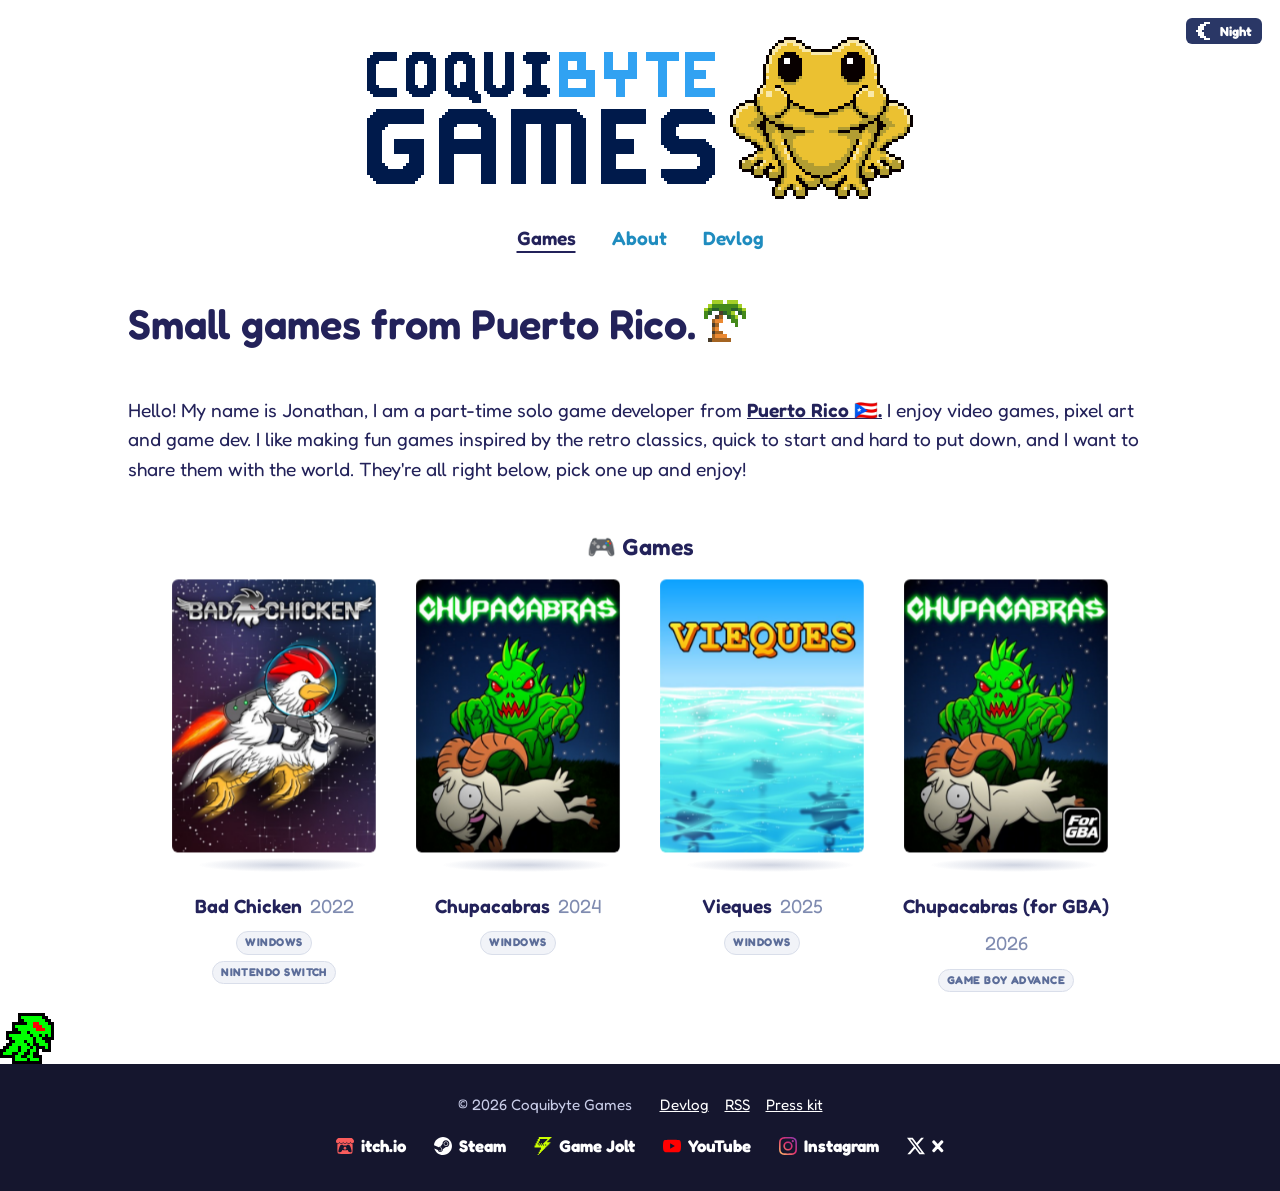
<file: index.html>
<!doctype html>
<html lang="en">
<head>
<title>Coquibyte Games</title>
<meta name="description" content="Fun pixel-art games inspired by the retro classics, quick to start and hard to put down: Bad Chicken on Steam and Switch, Chupacabras and Vieques free on itch.io. Pick one up and enjoy!">
<meta charset="utf-8">
<meta name="viewport" content="width=device-width,initial-scale=1,viewport-fit=cover">
<link rel="icon" type="image/png" href="img/favicon.png">
<!-- Link previews on social sites and chats (build.ps1 fills these from the page's title, description, path and image) -->
<meta property="og:site_name" content="Coquibyte Games">
<meta property="og:type" content="website">
<meta property="og:title" content="Coquibyte Games">
<meta property="og:description" content="Fun pixel-art games inspired by the retro classics, quick to start and hard to put down: Bad Chicken on Steam and Switch, Chupacabras and Vieques free on itch.io. Pick one up and enjoy!">
<link rel="canonical" href="https://coquibytegames.com/">
<meta property="og:url" content="https://coquibytegames.com/">
<meta property="og:image" content="https://coquibytegames.com/img/og-home.png">
<meta name="twitter:card" content="summary_large_image">
<meta name="twitter:site" content="@CoquiByteGames">
<link rel="alternate" type="application/rss+xml" title="Coquibyte Games devlog" href="feed.xml">
<link rel="stylesheet" href="css/style.css">
<script>
// Day or night, set before the page draws: the visitor's choice (the Day/Night button), otherwise their system's setting.
// The choice is kept in localStorage, so it holds across visits, and in window.name, which carries over to the next page
// in the same tab even where storage is blocked
function cbGet(key){
  try{var v=localStorage.getItem(key);if(v)return v;}catch(e){}
  var m=(window.name||"").match(new RegExp("(?:^|;)"+key+"=([a-z]+)"));
  return m?m[1]:null;
}
function cbSet(key,value){
  try{localStorage.setItem(key,value);}catch(e){}
  var parts=(window.name||"").split(";").filter(function(p){return p&&p.indexOf(key+"=")!==0;});
  parts.push(key+"="+value);
  window.name=parts.join(";");
}
(function(){
  var mode=cbGet("cb-mode"),system=window.matchMedia&&window.matchMedia("(prefers-color-scheme: dark)").matches;
  document.documentElement.dataset.theme=mode||(system?"dark":"light");
})();
// The pixel-art logo on whole screen pixels: at a fractional screen scale (150%: 1.5 screen pixels per CSS pixel) its 1 px strokes
// would come out uneven, so the logo is zoomed to the next whole number of screen pixels per art pixel (2 at 150%, 1 at 100%, 2 at 200%)
function cbBrandZoom(){
  var dpr=window.devicePixelRatio||1;
  document.documentElement.style.setProperty("--brand-zoom",Math.ceil(dpr-0.01)/dpr);
}
cbBrandZoom();
</script>
<script src="js/site.js" defer></script>

</head>
<body data-page="games">
<div class="wrap">
<a class="skip" href="#main">Skip to content</a>
<header class="site-head">
  <!-- The logo big and centered, in two layers (tools/make-logos.ps1): the lettering links home, the coquí over it is a button that croaks -->
  <div class="bar-brand">
    <a class="logo-text" href="index.html" aria-label="Coquibyte Games, home">
      <img class="day-only" src="img/logo-text-day.png" width="184" height="56" alt="">
      <img class="night-only" src="img/logo-text-night.png" width="184" height="56" alt="">
    </a>
    <button type="button" class="coqui" id="coqui" data-sound="audio/coqui.wav" aria-label="Coquí!">
      <img src="img/logo-coqui.png" width="61" height="54" alt="">
    </button>
  </div>
  <nav class="site-nav" aria-label="Main">
    <a href="index.html" data-nav="games">Games</a>
    <a href="about.html" data-nav="about">About</a>
    <a href="devlog.html" data-nav="devlog">Devlog</a>
  </nav>
  <!-- Day/Night at the top right corner of the page (2026-11-02): the shared button (js/site.js) -->
  <div class="toolbar">
    <button type="button" class="mode" id="mode" data-modes="light dark" data-sun="img/sun.png" data-moon="img/moon.png"></button>
  </div>
</header>

<main id="main">
  <section class="intro" aria-labelledby="hi">
    <h1 id="hi">Small games from <span class="nowrap">Puerto Rico.<img class="palm" src="img/palm.png" width="44" height="44" alt=""></span></h1>
  </section>

  <!-- The hello paragraph, after Marketing/test-page-2025/test.html; the banner's subtext is rolled into it (2026-11-03) -->
  <section class="hello" aria-label="Hello">
    <p>Hello! My name is Jonathan, I am a part-time solo game developer from <a href="https://en.wikipedia.org/wiki/Puerto_Rico">Puerto Rico 🇵🇷.</a> I enjoy video games, pixel art and game dev. I like making fun games inspired by the retro classics, quick to start and hard to put down, and I want to share them with the world. They're all right below, pick one up and enjoy!</p>
  </section>

  <!-- The games as the shared 3D boxes (build.ps1's box marker, centered here), oldest first and the one in the works last, as the
       2025 test page had them. The itch.io capsules tried before are in img/capsules -->
  <section class="section" aria-labelledby="games-h">
    <h2 id="games-h"><span aria-hidden="true">🎮</span> Games</h2>
    <div class="shelf">
      <a class="game" href="games/bad-chicken.html">
        <span class="box3d" data-game="bad-chicken"><span class="lift"><span class="box">
  <span class="face front"><img src="img/covers/bad-chicken.jpg" alt=""></span>
  <span class="face spine" aria-hidden="true"><span>Bad Chicken</span><i></i></span>
  <span class="face top"></span>
</span></span><span class="floor"></span></span>
        <span class="name"><span>Bad Chicken</span><span class="when">2022</span></span>
        <span class="badges"><span class="badge">Windows</span><span class="badge">Nintendo Switch</span></span>
      </a>
      <a class="game" href="games/chupacabras.html">
        <span class="box3d" data-game="chupacabras"><span class="lift"><span class="box">
  <span class="face front"><img src="img/covers/chupacabras.jpg" alt=""></span>
  <span class="face spine" aria-hidden="true"><span>Chupacabras</span><i></i></span>
  <span class="face top"></span>
</span></span><span class="floor"></span></span>
        <span class="name"><span>Chupacabras</span><span class="when">2024</span></span>
        <span class="badges"><span class="badge">Windows</span></span>
      </a>
      <a class="game" href="games/vieques.html">
        <span class="box3d" data-game="vieques"><span class="lift"><span class="box">
  <span class="face front"><img src="img/covers/vieques.jpg" alt=""></span>
  <span class="face spine" aria-hidden="true"><span>Vieques</span><i></i></span>
  <span class="face top"></span>
</span></span><span class="floor"></span></span>
        <span class="name"><span>Vieques</span><span class="when">2025</span></span>
        <span class="badges"><span class="badge">Windows</span></span>
      </a>
      <a class="game" href="games/chupacabras-gba.html">
        <span class="box3d" data-game="chupacabras-gba"><span class="lift"><span class="box">
  <span class="face front"><img src="img/covers/chupacabras-gba.jpg" alt=""></span>
  <span class="face spine" aria-hidden="true"><span>Chupacabras (for GBA)</span><i></i></span>
  <span class="face top"></span>
</span></span><span class="floor"></span></span>
        <span class="name"><span>Chupacabras (for&nbsp;GBA)</span><span class="when">2026</span></span>
        <span class="badges"><span class="badge">Game Boy Advance</span></span>
      </a>
    </div>
  </section>
</main>
<footer>
  <!-- The Chupacabras that runs along the footer's top edge is a button: it opens Chupacabras Run (js/chupa-run.js), an endless
       runner after Chrome's dinosaur game jumping the game's corral fences, played in the strip below, the full width of the page -->
  <button type="button" class="chupa" id="chupa" aria-label="Play Chupacabras Run"></button>
  <div class="cg" id="chupa-game" role="region" aria-label="Chupacabras Run" hidden>
    <canvas id="cg-canvas" width="240" height="80" tabindex="0" data-run="img/chupacabras-run.png" data-fence="img/fence.png" data-goat="img/goat.png" data-bite="img/bite.png" data-sound-animal-hit="audio/animal-hit.wav" data-sound-pick-up="audio/pick-up.wav" data-sound-hit="audio/hit.wav" data-sound-jump="audio/jump.wav"></canvas>
    <div class="cg-top">
      <strong>Chupacabras Run</strong>
      <span class="cg-score"><span id="cg-hi">HI 00000</span> <span id="cg-now">00000</span></span>
      <button type="button" class="cg-close" id="cg-close" aria-label="Close">×</button>
    </div>
    <p class="cg-hint" id="cg-hint">Space, up or tap to jump</p>
  </div>
  <div class="foot-row">
    <span>© 2026 Coquibyte Games</span>
    <nav aria-label="Site">
      <a href="devlog.html">Devlog</a>
      <a href="feed.xml">RSS</a>
      <a href="press.html">Press kit</a>
    </nav>
  </div>
  <!-- The social links with their marks (2026-11-03): Simple Icons (CC0) inline, in the brand colors (Steam and X white on the dark footer) -->
  <nav class="social" aria-label="Elsewhere">
    <a href="https://coquibytegames.itch.io/"><svg class="ico svg" viewBox="0 0 24 24" aria-hidden="true"><path fill="#FA5C5C" d="M3.13 1.338C2.08 1.96.02 4.328 0 4.95v1.03c0 1.303 1.22 2.45 2.325 2.45 1.33 0 2.436-1.102 2.436-2.41 0 1.308 1.07 2.41 2.4 2.41 1.328 0 2.362-1.102 2.362-2.41 0 1.308 1.137 2.41 2.466 2.41h.024c1.33 0 2.466-1.102 2.466-2.41 0 1.308 1.034 2.41 2.363 2.41 1.33 0 2.4-1.102 2.4-2.41 0 1.308 1.106 2.41 2.435 2.41C22.78 8.43 24 7.282 24 5.98V4.95c-.02-.62-2.082-2.99-3.13-3.612-3.253-.114-5.508-.134-8.87-.133-3.362 0-7.945.053-8.87.133zm6.376 6.477a2.74 2.74 0 0 1-.468.602c-.5.49-1.19.795-1.947.795a2.786 2.786 0 0 1-1.95-.795c-.182-.178-.32-.37-.446-.59-.127.222-.303.412-.486.59a2.788 2.788 0 0 1-1.95.795c-.092 0-.187-.025-.264-.052-.107 1.113-.152 2.176-.168 2.95v.005l-.006 1.167c.02 2.334-.23 7.564 1.03 8.85 1.952.454 5.545.662 9.15.663 3.605 0 7.198-.21 9.15-.664 1.26-1.284 1.01-6.514 1.03-8.848l-.006-1.167v-.004c-.016-.775-.06-1.838-.168-2.95-.077.026-.172.052-.263.052a2.788 2.788 0 0 1-1.95-.795c-.184-.178-.36-.368-.486-.59-.127.22-.265.412-.447.59a2.786 2.786 0 0 1-1.95.794c-.76 0-1.446-.303-1.948-.793a2.74 2.74 0 0 1-.468-.602 2.738 2.738 0 0 1-.463.602 2.787 2.787 0 0 1-1.95.794h-.16a2.787 2.787 0 0 1-1.95-.793 2.738 2.738 0 0 1-.464-.602zm-2.004 2.59v.002c.795.002 1.5 0 2.373.953.687-.072 1.406-.108 2.125-.107.72 0 1.438.035 2.125.107.873-.953 1.578-.95 2.372-.953.376 0 1.876 0 2.92 2.934l1.123 4.028c.832 2.995-.266 3.068-1.636 3.07-2.03-.075-3.156-1.55-3.156-3.025-1.124.184-2.436.276-3.748.277-1.312 0-2.624-.093-3.748-.277 0 1.475-1.125 2.95-3.156 3.026-1.37-.004-2.468-.077-1.636-3.072l1.122-4.027c1.045-2.934 2.545-2.934 2.92-2.934zM12 12.714c-.002.002-2.14 1.964-2.523 2.662l1.4-.056v1.22c0 .056.56.033 1.123.007.562.026 1.124.05 1.124-.008v-1.22l1.4.055C14.138 14.677 12 12.713 12 12.713z"/></svg>itch.io</a>
    <a href="https://store.steampowered.com/search/?developer=Coquibyte%20Games"><svg class="ico svg" viewBox="0 0 24 24" aria-hidden="true"><path fill="#FFFFFF" d="M11.979 0C5.678 0 .511 4.86.022 11.037l6.432 2.658c.545-.371 1.203-.59 1.912-.59.063 0 .125.004.188.006l2.861-4.142V8.91c0-2.495 2.028-4.524 4.524-4.524 2.494 0 4.524 2.031 4.524 4.527s-2.03 4.525-4.524 4.525h-.105l-4.076 2.911c0 .052.004.105.004.159 0 1.875-1.515 3.396-3.39 3.396-1.635 0-3.016-1.173-3.331-2.727L.436 15.27C1.862 20.307 6.486 24 11.979 24c6.627 0 11.999-5.373 11.999-12S18.605 0 11.979 0zM7.54 18.21l-1.473-.61c.262.543.714.999 1.314 1.25 1.297.539 2.793-.076 3.332-1.375.263-.63.264-1.319.005-1.949s-.75-1.121-1.377-1.383c-.624-.26-1.29-.249-1.878-.03l1.523.63c.956.4 1.409 1.5 1.009 2.455-.397.957-1.497 1.41-2.454 1.012H7.54zm11.415-9.303c0-1.662-1.353-3.015-3.015-3.015-1.665 0-3.015 1.353-3.015 3.015 0 1.665 1.35 3.015 3.015 3.015 1.663 0 3.015-1.35 3.015-3.015zm-5.273-.005c0-1.252 1.013-2.266 2.265-2.266 1.249 0 2.266 1.014 2.266 2.266 0 1.251-1.017 2.265-2.266 2.265-1.253 0-2.265-1.014-2.265-2.265z"/></svg>Steam</a>
    <a href="https://gamejolt.com/@CoquiByteGames"><svg class="ico svg" viewBox="0 0 24 24" aria-hidden="true"><path fill="#CCFF00" d="M6.353 0v2.824H4.94v2.823H3.53v2.824H2.118v2.823H.706v2.824h8.47v2.823H7.765v2.824H6.353v2.823h1.412v-1.412h1.411v-1.411h1.412v-1.412H12V16.94h1.412v-1.41h1.412v-1.411h1.411v-1.412h1.412v-1.412h1.412V9.882h1.412V8.471h1.411V7.059h-4.235V5.647h1.412V4.235h1.412V2.824h1.411V1.412h1.412V0zm0 22.588H4.94V24h1.412zM7.765 2.824h9.882v1.411h-1.412v1.412h-1.411V7.06h-1.412v1.41H12v1.411h1.412v1.412H12V9.882h-1.412v1.412H9.176V9.882H7.765v1.412H6.353V9.882H4.94V8.471h1.412V5.647h1.412zM6.353 8.47v1.411h1.412v-1.41zm2.823 1.411h1.412v-1.41H9.176zm5.648 0h1.411v1.412h-1.411Z"/></svg>Game Jolt</a>
    <a href="https://www.youtube.com/channel/UC5mKjan32Wj9773EDvB_U4A"><svg class="ico svg" viewBox="0 0 24 24" aria-hidden="true"><path fill="#FF0000" d="M23.498 6.186a3.016 3.016 0 0 0-2.122-2.136C19.505 3.545 12 3.545 12 3.545s-7.505 0-9.377.505A3.017 3.017 0 0 0 .502 6.186C0 8.07 0 12 0 12s0 3.93.502 5.814a3.016 3.016 0 0 0 2.122 2.136c1.871.505 9.376.505 9.376.505s7.505 0 9.377-.505a3.015 3.015 0 0 0 2.122-2.136C24 15.93 24 12 24 12s0-3.93-.502-5.814zM9.545 15.568V8.432L15.818 12l-6.273 3.568z"/></svg>YouTube</a>
    <a href="https://www.instagram.com/coquibytegames/"><svg class="ico svg" viewBox="0 0 24 24" aria-hidden="true"><defs><linearGradient id="ig" x1="0" y1="1" x2="1" y2="0"><stop offset="0" stop-color="#FDC468"/><stop offset=".5" stop-color="#E1306C"/><stop offset="1" stop-color="#833AB4"/></linearGradient></defs><path fill="url(#ig)" d="M7.0301.084c-1.2768.0602-2.1487.264-2.911.5634-.7888.3075-1.4575.72-2.1228 1.3877-.6652.6677-1.075 1.3368-1.3802 2.127-.2954.7638-.4956 1.6365-.552 2.914-.0564 1.2775-.0689 1.6882-.0626 4.947.0062 3.2586.0206 3.6671.0825 4.9473.061 1.2765.264 2.1482.5635 2.9107.308.7889.72 1.4573 1.388 2.1228.6679.6655 1.3365 1.0743 2.1285 1.38.7632.295 1.6361.4961 2.9134.552 1.2773.056 1.6884.069 4.9462.0627 3.2578-.0062 3.668-.0207 4.9478-.0814 1.28-.0607 2.147-.2652 2.9098-.5633.7889-.3086 1.4578-.72 2.1228-1.3881.665-.6682 1.0745-1.3378 1.3795-2.1284.2957-.7632.4966-1.636.552-2.9124.056-1.2809.0692-1.6898.063-4.948-.0063-3.2583-.021-3.6668-.0817-4.9465-.0607-1.2797-.264-2.1487-.5633-2.9117-.3084-.7889-.72-1.4568-1.3876-2.1228C21.2982 1.33 20.628.9208 19.8378.6165 19.074.321 18.2017.1197 16.9244.0645 15.6471.0093 15.236-.005 11.977.0014 8.718.0076 8.31.0215 7.0301.0839m.1402 21.6932c-1.17-.0509-1.8053-.2453-2.2287-.408-.5606-.216-.96-.4771-1.3819-.895-.422-.4178-.6811-.8186-.9-1.378-.1644-.4234-.3624-1.058-.4171-2.228-.0595-1.2645-.072-1.6442-.079-4.848-.007-3.2037.0053-3.583.0607-4.848.05-1.169.2456-1.805.408-2.2282.216-.5613.4762-.96.895-1.3816.4188-.4217.8184-.6814 1.3783-.9003.423-.1651 1.0575-.3614 2.227-.4171 1.2655-.06 1.6447-.072 4.848-.079 3.2033-.007 3.5835.005 4.8495.0608 1.169.0508 1.8053.2445 2.228.408.5608.216.96.4754 1.3816.895.4217.4194.6816.8176.9005 1.3787.1653.4217.3617 1.056.4169 2.2263.0602 1.2655.0739 1.645.0796 4.848.0058 3.203-.0055 3.5834-.061 4.848-.051 1.17-.245 1.8055-.408 2.2294-.216.5604-.4763.96-.8954 1.3814-.419.4215-.8181.6811-1.3783.9-.4224.1649-1.0577.3617-2.2262.4174-1.2656.0595-1.6448.072-4.8493.079-3.2045.007-3.5825-.006-4.848-.0608M16.953 5.5864A1.44 1.44 0 1 0 18.39 4.144a1.44 1.44 0 0 0-1.437 1.4424M5.8385 12.012c.0067 3.4032 2.7706 6.1557 6.173 6.1493 3.4026-.0065 6.157-2.7701 6.1506-6.1733-.0065-3.4032-2.771-6.1565-6.174-6.1498-3.403.0067-6.156 2.771-6.1496 6.1738M8 12.0077a4 4 0 1 1 4.008 3.9921A3.9996 3.9996 0 0 1 8 12.0077"/></svg>Instagram</a>
    <a href="https://x.com/CoquiByteGames"><svg class="ico svg" viewBox="0 0 24 24" aria-hidden="true"><path fill="#FFFFFF" d="M18.901 1.153h3.68l-8.04 9.19L24 22.846h-7.406l-5.8-7.584-6.638 7.584H.474l8.6-9.83L0 1.154h7.594l5.243 6.932ZM17.61 20.644h2.039L6.486 3.24H4.298Z"/></svg>X</a>
  </nav>
</footer>
<script src="js/chupa-run.js" defer></script>

</div>
</body>
</html>
</file>
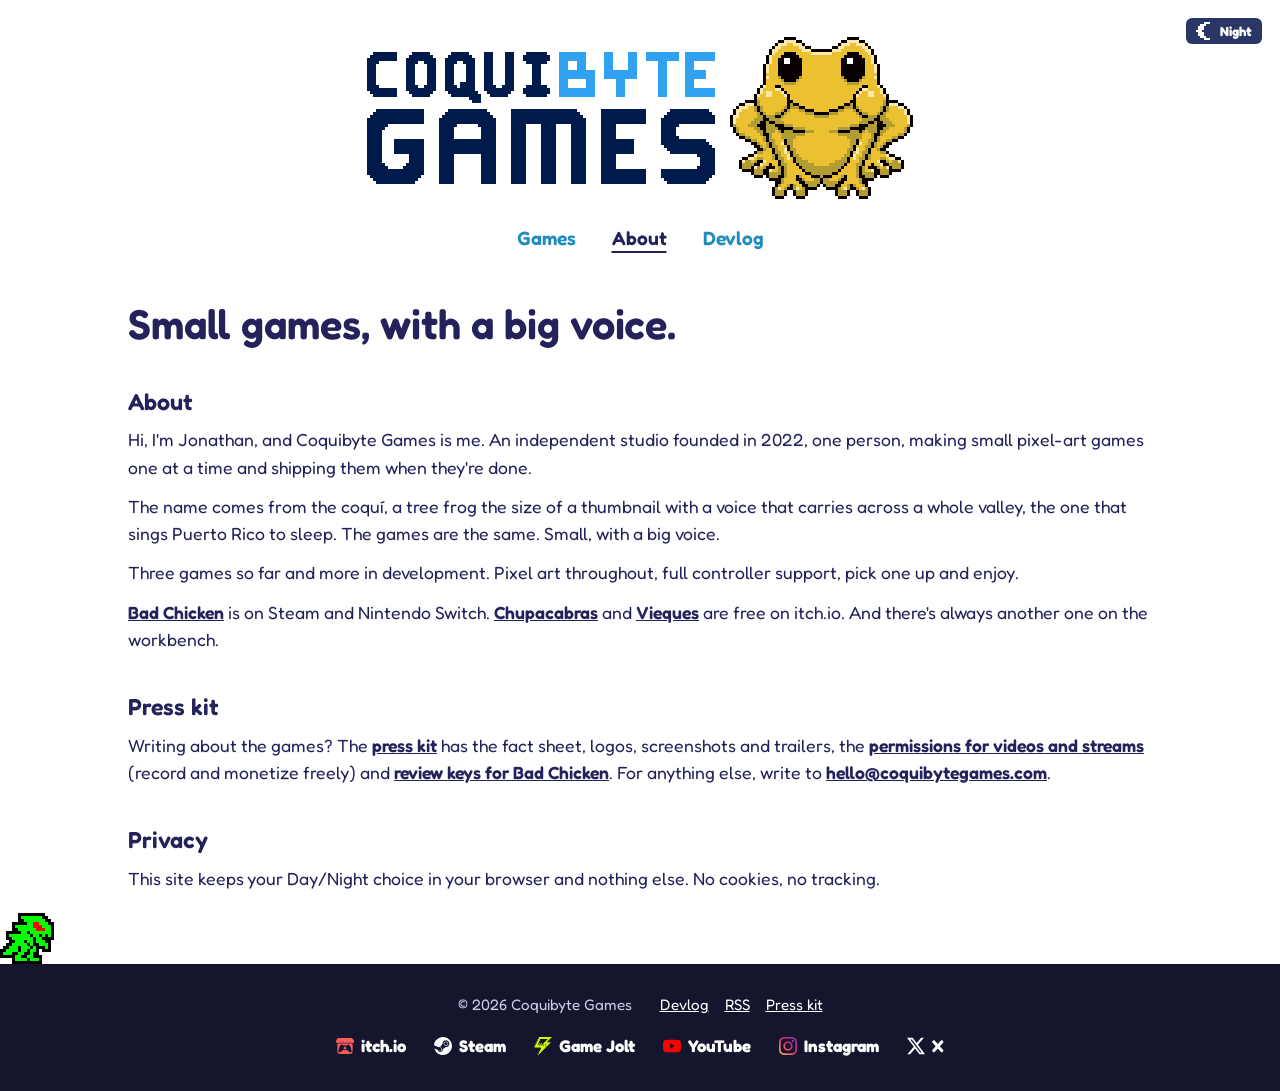
<file: about.html>
<!doctype html>
<html lang="en">
<head>
<title>About · Coquibyte Games</title>
<meta name="description" content="Hi, I'm Jonathan, and Coquibyte Games is me: a one-person studio founded in 2022, named after the coquí, making small pixel-art games one at a time. Small games, with a big voice.">
<meta charset="utf-8">
<meta name="viewport" content="width=device-width,initial-scale=1,viewport-fit=cover">
<link rel="icon" type="image/png" href="img/favicon.png">
<!-- Link previews on social sites and chats (build.ps1 fills these from the page's title, description, path and image) -->
<meta property="og:site_name" content="Coquibyte Games">
<meta property="og:type" content="website">
<meta property="og:title" content="">
<meta property="og:description" content="Hi, I'm Jonathan, and Coquibyte Games is me: a one-person studio founded in 2022, named after the coquí, making small pixel-art games one at a time. Small games, with a big voice.">
<link rel="canonical" href="https://coquibytegames.com/about.html">
<meta property="og:url" content="https://coquibytegames.com/about.html">
<meta property="og:image" content="https://coquibytegames.com/img/og-home.png">
<meta name="twitter:card" content="summary_large_image">
<meta name="twitter:site" content="@CoquiByteGames">
<link rel="alternate" type="application/rss+xml" title="Coquibyte Games devlog" href="feed.xml">
<link rel="stylesheet" href="css/style.css">
<script>
// Day or night, set before the page draws: the visitor's choice (the Day/Night button), otherwise their system's setting.
// The choice is kept in localStorage, so it holds across visits, and in window.name, which carries over to the next page
// in the same tab even where storage is blocked
function cbGet(key){
  try{var v=localStorage.getItem(key);if(v)return v;}catch(e){}
  var m=(window.name||"").match(new RegExp("(?:^|;)"+key+"=([a-z]+)"));
  return m?m[1]:null;
}
function cbSet(key,value){
  try{localStorage.setItem(key,value);}catch(e){}
  var parts=(window.name||"").split(";").filter(function(p){return p&&p.indexOf(key+"=")!==0;});
  parts.push(key+"="+value);
  window.name=parts.join(";");
}
(function(){
  var mode=cbGet("cb-mode"),system=window.matchMedia&&window.matchMedia("(prefers-color-scheme: dark)").matches;
  document.documentElement.dataset.theme=mode||(system?"dark":"light");
})();
// The pixel-art logo on whole screen pixels: at a fractional screen scale (150%: 1.5 screen pixels per CSS pixel) its 1 px strokes
// would come out uneven, so the logo is zoomed to the next whole number of screen pixels per art pixel (2 at 150%, 1 at 100%, 2 at 200%)
function cbBrandZoom(){
  var dpr=window.devicePixelRatio||1;
  document.documentElement.style.setProperty("--brand-zoom",Math.ceil(dpr-0.01)/dpr);
}
cbBrandZoom();
</script>
<script src="js/site.js" defer></script>

</head>
<body data-page="about">
<div class="wrap">
<a class="skip" href="#main">Skip to content</a>
<header class="site-head">
  <!-- The logo big and centered, in two layers (tools/make-logos.ps1): the lettering links home, the coquí over it is a button that croaks -->
  <div class="bar-brand">
    <a class="logo-text" href="index.html" aria-label="Coquibyte Games, home">
      <img class="day-only" src="img/logo-text-day.png" width="184" height="56" alt="">
      <img class="night-only" src="img/logo-text-night.png" width="184" height="56" alt="">
    </a>
    <button type="button" class="coqui" id="coqui" data-sound="audio/coqui.wav" aria-label="Coquí!">
      <img src="img/logo-coqui.png" width="61" height="54" alt="">
    </button>
  </div>
  <nav class="site-nav" aria-label="Main">
    <a href="index.html" data-nav="games">Games</a>
    <a href="about.html" data-nav="about">About</a>
    <a href="devlog.html" data-nav="devlog">Devlog</a>
  </nav>
  <!-- Day/Night at the top right corner of the page (2026-11-02): the shared button (js/site.js) -->
  <div class="toolbar">
    <button type="button" class="mode" id="mode" data-modes="light dark" data-sun="img/sun.png" data-moon="img/moon.png"></button>
  </div>
</header>

<!-- The centered look's About page (2026-11-02): one column, the same block as the home page's text, the press kit as a paragraph of links -->
<main id="main">
  <div class="single">
    <div class="page-head">
      <h1>Small games, with a big voice.</h1>
    </div>
    <section class="block" aria-labelledby="about-h">
      <h2 id="about-h">About</h2>
      <p>Hi, I'm Jonathan, and Coquibyte Games is me. An independent studio founded in 2022, one person, making small pixel-art games one at a time and shipping them when they're done.</p>
      <p>The name comes from the coquí, a tree frog the size of a thumbnail with a voice that carries across a whole valley, the one that sings Puerto Rico to sleep. The games are the same. Small, with a big voice.</p>
      <p>Three games so far and more in development. Pixel art throughout, full controller support, pick one up and enjoy.</p>
      <p><a href="games/bad-chicken.html">Bad Chicken</a> is on Steam and Nintendo Switch. <a href="games/chupacabras.html">Chupacabras</a> and <a href="games/vieques.html">Vieques</a> are free on itch.io. And there's always another one on the workbench.</p>
    </section>
    <section class="block" id="press" aria-labelledby="press-h">
      <h2 id="press-h">Press kit</h2>
      <p>Writing about the games? The <a href="press.html">press kit</a> has the fact sheet, logos, screenshots and trailers, the <a href="press.html#permissions">permissions for videos and streams</a> (record and monetize freely) and <a href="press.html#keys">review keys for Bad Chicken</a>. For anything else, write to <a href="mailto:hello@coquibytegames.com">hello@coquibytegames.com</a>.</p>
    </section>
    <section class="block" id="privacy" aria-labelledby="privacy-h">
      <h2 id="privacy-h">Privacy</h2>
      <p>This site keeps your Day/Night choice in your browser and nothing else. No cookies, no tracking.</p>
    </section>
  </div>
</main>
<footer>
  <!-- The Chupacabras that runs along the footer's top edge is a button: it opens Chupacabras Run (js/chupa-run.js), an endless
       runner after Chrome's dinosaur game jumping the game's corral fences, played in the strip below, the full width of the page -->
  <button type="button" class="chupa" id="chupa" aria-label="Play Chupacabras Run"></button>
  <div class="cg" id="chupa-game" role="region" aria-label="Chupacabras Run" hidden>
    <canvas id="cg-canvas" width="240" height="80" tabindex="0" data-run="img/chupacabras-run.png" data-fence="img/fence.png" data-goat="img/goat.png" data-bite="img/bite.png" data-sound-animal-hit="audio/animal-hit.wav" data-sound-pick-up="audio/pick-up.wav" data-sound-hit="audio/hit.wav" data-sound-jump="audio/jump.wav"></canvas>
    <div class="cg-top">
      <strong>Chupacabras Run</strong>
      <span class="cg-score"><span id="cg-hi">HI 00000</span> <span id="cg-now">00000</span></span>
      <button type="button" class="cg-close" id="cg-close" aria-label="Close">×</button>
    </div>
    <p class="cg-hint" id="cg-hint">Space, up or tap to jump</p>
  </div>
  <div class="foot-row">
    <span>© 2026 Coquibyte Games</span>
    <nav aria-label="Site">
      <a href="devlog.html">Devlog</a>
      <a href="feed.xml">RSS</a>
      <a href="press.html">Press kit</a>
    </nav>
  </div>
  <!-- The social links with their marks (2026-11-03): Simple Icons (CC0) inline, in the brand colors (Steam and X white on the dark footer) -->
  <nav class="social" aria-label="Elsewhere">
    <a href="https://coquibytegames.itch.io/"><svg class="ico svg" viewBox="0 0 24 24" aria-hidden="true"><path fill="#FA5C5C" d="M3.13 1.338C2.08 1.96.02 4.328 0 4.95v1.03c0 1.303 1.22 2.45 2.325 2.45 1.33 0 2.436-1.102 2.436-2.41 0 1.308 1.07 2.41 2.4 2.41 1.328 0 2.362-1.102 2.362-2.41 0 1.308 1.137 2.41 2.466 2.41h.024c1.33 0 2.466-1.102 2.466-2.41 0 1.308 1.034 2.41 2.363 2.41 1.33 0 2.4-1.102 2.4-2.41 0 1.308 1.106 2.41 2.435 2.41C22.78 8.43 24 7.282 24 5.98V4.95c-.02-.62-2.082-2.99-3.13-3.612-3.253-.114-5.508-.134-8.87-.133-3.362 0-7.945.053-8.87.133zm6.376 6.477a2.74 2.74 0 0 1-.468.602c-.5.49-1.19.795-1.947.795a2.786 2.786 0 0 1-1.95-.795c-.182-.178-.32-.37-.446-.59-.127.222-.303.412-.486.59a2.788 2.788 0 0 1-1.95.795c-.092 0-.187-.025-.264-.052-.107 1.113-.152 2.176-.168 2.95v.005l-.006 1.167c.02 2.334-.23 7.564 1.03 8.85 1.952.454 5.545.662 9.15.663 3.605 0 7.198-.21 9.15-.664 1.26-1.284 1.01-6.514 1.03-8.848l-.006-1.167v-.004c-.016-.775-.06-1.838-.168-2.95-.077.026-.172.052-.263.052a2.788 2.788 0 0 1-1.95-.795c-.184-.178-.36-.368-.486-.59-.127.22-.265.412-.447.59a2.786 2.786 0 0 1-1.95.794c-.76 0-1.446-.303-1.948-.793a2.74 2.74 0 0 1-.468-.602 2.738 2.738 0 0 1-.463.602 2.787 2.787 0 0 1-1.95.794h-.16a2.787 2.787 0 0 1-1.95-.793 2.738 2.738 0 0 1-.464-.602zm-2.004 2.59v.002c.795.002 1.5 0 2.373.953.687-.072 1.406-.108 2.125-.107.72 0 1.438.035 2.125.107.873-.953 1.578-.95 2.372-.953.376 0 1.876 0 2.92 2.934l1.123 4.028c.832 2.995-.266 3.068-1.636 3.07-2.03-.075-3.156-1.55-3.156-3.025-1.124.184-2.436.276-3.748.277-1.312 0-2.624-.093-3.748-.277 0 1.475-1.125 2.95-3.156 3.026-1.37-.004-2.468-.077-1.636-3.072l1.122-4.027c1.045-2.934 2.545-2.934 2.92-2.934zM12 12.714c-.002.002-2.14 1.964-2.523 2.662l1.4-.056v1.22c0 .056.56.033 1.123.007.562.026 1.124.05 1.124-.008v-1.22l1.4.055C14.138 14.677 12 12.713 12 12.713z"/></svg>itch.io</a>
    <a href="https://store.steampowered.com/search/?developer=Coquibyte%20Games"><svg class="ico svg" viewBox="0 0 24 24" aria-hidden="true"><path fill="#FFFFFF" d="M11.979 0C5.678 0 .511 4.86.022 11.037l6.432 2.658c.545-.371 1.203-.59 1.912-.59.063 0 .125.004.188.006l2.861-4.142V8.91c0-2.495 2.028-4.524 4.524-4.524 2.494 0 4.524 2.031 4.524 4.527s-2.03 4.525-4.524 4.525h-.105l-4.076 2.911c0 .052.004.105.004.159 0 1.875-1.515 3.396-3.39 3.396-1.635 0-3.016-1.173-3.331-2.727L.436 15.27C1.862 20.307 6.486 24 11.979 24c6.627 0 11.999-5.373 11.999-12S18.605 0 11.979 0zM7.54 18.21l-1.473-.61c.262.543.714.999 1.314 1.25 1.297.539 2.793-.076 3.332-1.375.263-.63.264-1.319.005-1.949s-.75-1.121-1.377-1.383c-.624-.26-1.29-.249-1.878-.03l1.523.63c.956.4 1.409 1.5 1.009 2.455-.397.957-1.497 1.41-2.454 1.012H7.54zm11.415-9.303c0-1.662-1.353-3.015-3.015-3.015-1.665 0-3.015 1.353-3.015 3.015 0 1.665 1.35 3.015 3.015 3.015 1.663 0 3.015-1.35 3.015-3.015zm-5.273-.005c0-1.252 1.013-2.266 2.265-2.266 1.249 0 2.266 1.014 2.266 2.266 0 1.251-1.017 2.265-2.266 2.265-1.253 0-2.265-1.014-2.265-2.265z"/></svg>Steam</a>
    <a href="https://gamejolt.com/@CoquiByteGames"><svg class="ico svg" viewBox="0 0 24 24" aria-hidden="true"><path fill="#CCFF00" d="M6.353 0v2.824H4.94v2.823H3.53v2.824H2.118v2.823H.706v2.824h8.47v2.823H7.765v2.824H6.353v2.823h1.412v-1.412h1.411v-1.411h1.412v-1.412H12V16.94h1.412v-1.41h1.412v-1.411h1.411v-1.412h1.412v-1.412h1.412V9.882h1.412V8.471h1.411V7.059h-4.235V5.647h1.412V4.235h1.412V2.824h1.411V1.412h1.412V0zm0 22.588H4.94V24h1.412zM7.765 2.824h9.882v1.411h-1.412v1.412h-1.411V7.06h-1.412v1.41H12v1.411h1.412v1.412H12V9.882h-1.412v1.412H9.176V9.882H7.765v1.412H6.353V9.882H4.94V8.471h1.412V5.647h1.412zM6.353 8.47v1.411h1.412v-1.41zm2.823 1.411h1.412v-1.41H9.176zm5.648 0h1.411v1.412h-1.411Z"/></svg>Game Jolt</a>
    <a href="https://www.youtube.com/channel/UC5mKjan32Wj9773EDvB_U4A"><svg class="ico svg" viewBox="0 0 24 24" aria-hidden="true"><path fill="#FF0000" d="M23.498 6.186a3.016 3.016 0 0 0-2.122-2.136C19.505 3.545 12 3.545 12 3.545s-7.505 0-9.377.505A3.017 3.017 0 0 0 .502 6.186C0 8.07 0 12 0 12s0 3.93.502 5.814a3.016 3.016 0 0 0 2.122 2.136c1.871.505 9.376.505 9.376.505s7.505 0 9.377-.505a3.015 3.015 0 0 0 2.122-2.136C24 15.93 24 12 24 12s0-3.93-.502-5.814zM9.545 15.568V8.432L15.818 12l-6.273 3.568z"/></svg>YouTube</a>
    <a href="https://www.instagram.com/coquibytegames/"><svg class="ico svg" viewBox="0 0 24 24" aria-hidden="true"><defs><linearGradient id="ig" x1="0" y1="1" x2="1" y2="0"><stop offset="0" stop-color="#FDC468"/><stop offset=".5" stop-color="#E1306C"/><stop offset="1" stop-color="#833AB4"/></linearGradient></defs><path fill="url(#ig)" d="M7.0301.084c-1.2768.0602-2.1487.264-2.911.5634-.7888.3075-1.4575.72-2.1228 1.3877-.6652.6677-1.075 1.3368-1.3802 2.127-.2954.7638-.4956 1.6365-.552 2.914-.0564 1.2775-.0689 1.6882-.0626 4.947.0062 3.2586.0206 3.6671.0825 4.9473.061 1.2765.264 2.1482.5635 2.9107.308.7889.72 1.4573 1.388 2.1228.6679.6655 1.3365 1.0743 2.1285 1.38.7632.295 1.6361.4961 2.9134.552 1.2773.056 1.6884.069 4.9462.0627 3.2578-.0062 3.668-.0207 4.9478-.0814 1.28-.0607 2.147-.2652 2.9098-.5633.7889-.3086 1.4578-.72 2.1228-1.3881.665-.6682 1.0745-1.3378 1.3795-2.1284.2957-.7632.4966-1.636.552-2.9124.056-1.2809.0692-1.6898.063-4.948-.0063-3.2583-.021-3.6668-.0817-4.9465-.0607-1.2797-.264-2.1487-.5633-2.9117-.3084-.7889-.72-1.4568-1.3876-2.1228C21.2982 1.33 20.628.9208 19.8378.6165 19.074.321 18.2017.1197 16.9244.0645 15.6471.0093 15.236-.005 11.977.0014 8.718.0076 8.31.0215 7.0301.0839m.1402 21.6932c-1.17-.0509-1.8053-.2453-2.2287-.408-.5606-.216-.96-.4771-1.3819-.895-.422-.4178-.6811-.8186-.9-1.378-.1644-.4234-.3624-1.058-.4171-2.228-.0595-1.2645-.072-1.6442-.079-4.848-.007-3.2037.0053-3.583.0607-4.848.05-1.169.2456-1.805.408-2.2282.216-.5613.4762-.96.895-1.3816.4188-.4217.8184-.6814 1.3783-.9003.423-.1651 1.0575-.3614 2.227-.4171 1.2655-.06 1.6447-.072 4.848-.079 3.2033-.007 3.5835.005 4.8495.0608 1.169.0508 1.8053.2445 2.228.408.5608.216.96.4754 1.3816.895.4217.4194.6816.8176.9005 1.3787.1653.4217.3617 1.056.4169 2.2263.0602 1.2655.0739 1.645.0796 4.848.0058 3.203-.0055 3.5834-.061 4.848-.051 1.17-.245 1.8055-.408 2.2294-.216.5604-.4763.96-.8954 1.3814-.419.4215-.8181.6811-1.3783.9-.4224.1649-1.0577.3617-2.2262.4174-1.2656.0595-1.6448.072-4.8493.079-3.2045.007-3.5825-.006-4.848-.0608M16.953 5.5864A1.44 1.44 0 1 0 18.39 4.144a1.44 1.44 0 0 0-1.437 1.4424M5.8385 12.012c.0067 3.4032 2.7706 6.1557 6.173 6.1493 3.4026-.0065 6.157-2.7701 6.1506-6.1733-.0065-3.4032-2.771-6.1565-6.174-6.1498-3.403.0067-6.156 2.771-6.1496 6.1738M8 12.0077a4 4 0 1 1 4.008 3.9921A3.9996 3.9996 0 0 1 8 12.0077"/></svg>Instagram</a>
    <a href="https://x.com/CoquiByteGames"><svg class="ico svg" viewBox="0 0 24 24" aria-hidden="true"><path fill="#FFFFFF" d="M18.901 1.153h3.68l-8.04 9.19L24 22.846h-7.406l-5.8-7.584-6.638 7.584H.474l8.6-9.83L0 1.154h7.594l5.243 6.932ZM17.61 20.644h2.039L6.486 3.24H4.298Z"/></svg>X</a>
  </nav>
</footer>
<script src="js/chupa-run.js" defer></script>

</div>
</body>
</html>
</file>
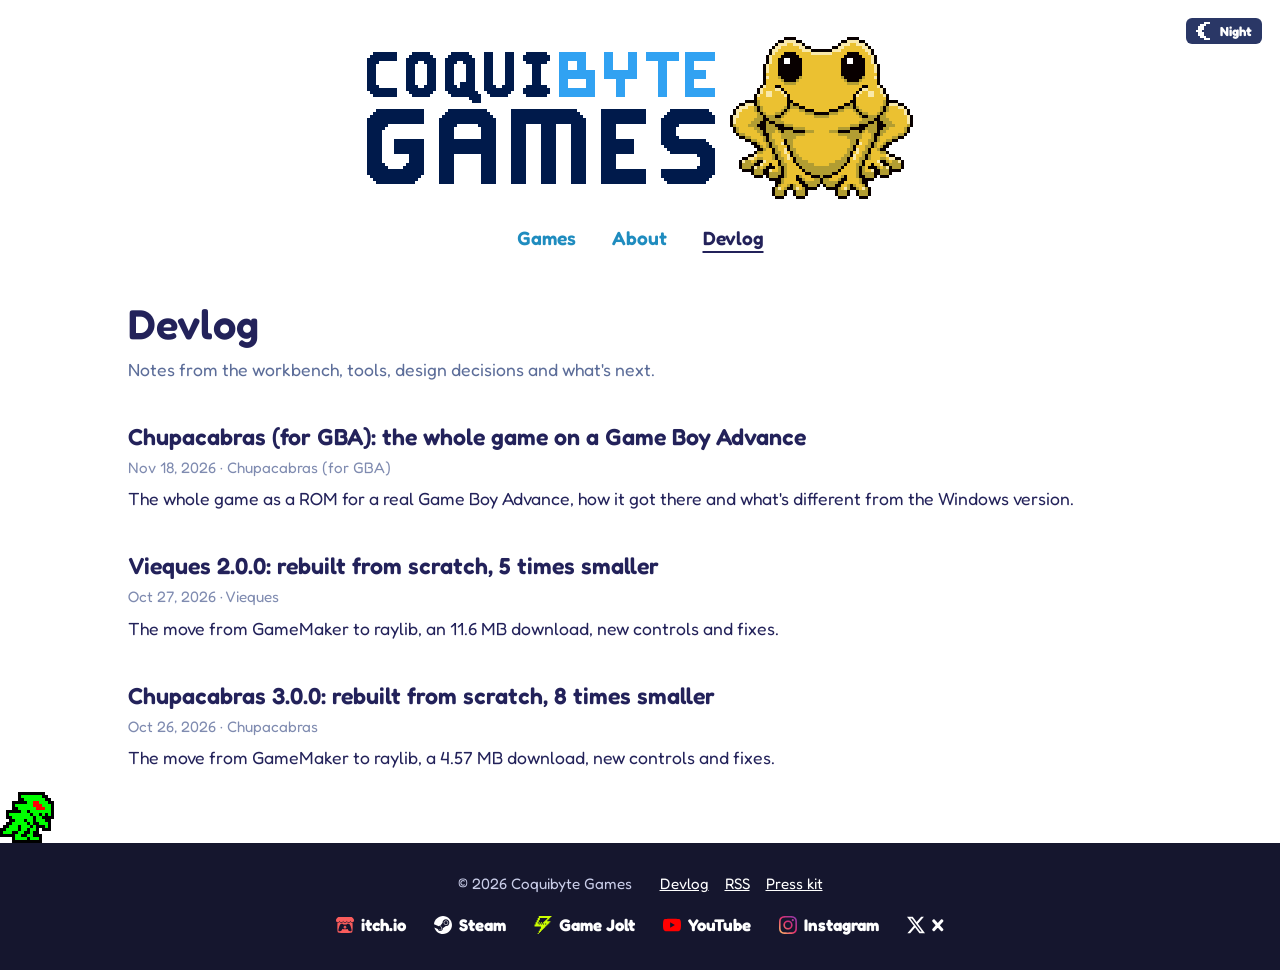
<file: devlog.html>
<!doctype html>
<html lang="en">
<head>
<title>Devlog · Coquibyte Games</title>
<meta name="description" content="Notes from the Coquibyte Games workbench, tools, design decisions and what's next.">
<meta charset="utf-8">
<meta name="viewport" content="width=device-width,initial-scale=1,viewport-fit=cover">
<link rel="icon" type="image/png" href="img/favicon.png">
<!-- Link previews on social sites and chats (build.ps1 fills these from the page's title, description, path and image) -->
<meta property="og:site_name" content="Coquibyte Games">
<meta property="og:type" content="website">
<meta property="og:title" content="Devlog · Coquibyte Games">
<meta property="og:description" content="Notes from the Coquibyte Games workbench, tools, design decisions and what's next.">
<link rel="canonical" href="https://coquibytegames.com/devlog.html">
<meta property="og:url" content="https://coquibytegames.com/devlog.html">
<meta property="og:image" content="https://coquibytegames.com/img/og-home.png">
<meta name="twitter:card" content="summary_large_image">
<meta name="twitter:site" content="@CoquiByteGames">
<link rel="alternate" type="application/rss+xml" title="Coquibyte Games devlog" href="feed.xml">
<link rel="stylesheet" href="css/style.css">
<script>
// Day or night, set before the page draws: the visitor's choice (the Day/Night button), otherwise their system's setting.
// The choice is kept in localStorage, so it holds across visits, and in window.name, which carries over to the next page
// in the same tab even where storage is blocked
function cbGet(key){
  try{var v=localStorage.getItem(key);if(v)return v;}catch(e){}
  var m=(window.name||"").match(new RegExp("(?:^|;)"+key+"=([a-z]+)"));
  return m?m[1]:null;
}
function cbSet(key,value){
  try{localStorage.setItem(key,value);}catch(e){}
  var parts=(window.name||"").split(";").filter(function(p){return p&&p.indexOf(key+"=")!==0;});
  parts.push(key+"="+value);
  window.name=parts.join(";");
}
(function(){
  var mode=cbGet("cb-mode"),system=window.matchMedia&&window.matchMedia("(prefers-color-scheme: dark)").matches;
  document.documentElement.dataset.theme=mode||(system?"dark":"light");
})();
// The pixel-art logo on whole screen pixels: at a fractional screen scale (150%: 1.5 screen pixels per CSS pixel) its 1 px strokes
// would come out uneven, so the logo is zoomed to the next whole number of screen pixels per art pixel (2 at 150%, 1 at 100%, 2 at 200%)
function cbBrandZoom(){
  var dpr=window.devicePixelRatio||1;
  document.documentElement.style.setProperty("--brand-zoom",Math.ceil(dpr-0.01)/dpr);
}
cbBrandZoom();
</script>
<script src="js/site.js" defer></script>

</head>
<body data-page="devlog">
<div class="wrap">
<a class="skip" href="#main">Skip to content</a>
<header class="site-head">
  <!-- The logo big and centered, in two layers (tools/make-logos.ps1): the lettering links home, the coquí over it is a button that croaks -->
  <div class="bar-brand">
    <a class="logo-text" href="index.html" aria-label="Coquibyte Games, home">
      <img class="day-only" src="img/logo-text-day.png" width="184" height="56" alt="">
      <img class="night-only" src="img/logo-text-night.png" width="184" height="56" alt="">
    </a>
    <button type="button" class="coqui" id="coqui" data-sound="audio/coqui.wav" aria-label="Coquí!">
      <img src="img/logo-coqui.png" width="61" height="54" alt="">
    </button>
  </div>
  <nav class="site-nav" aria-label="Main">
    <a href="index.html" data-nav="games">Games</a>
    <a href="about.html" data-nav="about">About</a>
    <a href="devlog.html" data-nav="devlog">Devlog</a>
  </nav>
  <!-- Day/Night at the top right corner of the page (2026-11-02): the shared button (js/site.js) -->
  <div class="toolbar">
    <button type="button" class="mode" id="mode" data-modes="light dark" data-sun="img/sun.png" data-moon="img/moon.png"></button>
  </div>
</header>

<!-- The centered look's Devlog page (2026-11-02): one column, the same block as the home page's text, each post a heading, a date line and its summary (no ruled list) -->
<main id="main">
  <div class="single">
    <div class="page-head">
      <h1>Devlog</h1>
      <p>Notes from the workbench, tools, design decisions and what's next.</p>
    </div>
    <article class="block entry">
      <h2><a href="devlog/chupacabras-gba-1-0-0.html">Chupacabras (for GBA): the whole game on a Game Boy Advance</a></h2>
      <p class="when"><time datetime="2026-11-18">Nov 18, 2026</time> · Chupacabras (for GBA)</p>
      <p>The whole game as a ROM for a real Game Boy Advance, how it got there and what's different from the Windows version.</p>
    </article>
    <article class="block entry">
      <h2><a href="devlog/vieques-2-0-0.html">Vieques 2.0.0: rebuilt from scratch, 5 times smaller</a></h2>
      <p class="when"><time datetime="2026-10-27">Oct 27, 2026</time> · Vieques</p>
      <p>The move from GameMaker to raylib, an 11.6 MB download, new controls and fixes.</p>
    </article>
    <article class="block entry">
      <h2><a href="devlog/chupacabras-3-0-0.html">Chupacabras 3.0.0: rebuilt from scratch, 8 times smaller</a></h2>
      <p class="when"><time datetime="2026-10-26">Oct 26, 2026</time> · Chupacabras</p>
      <p>The move from GameMaker to raylib, a 4.57 MB download, new controls and fixes.</p>
    </article>
  </div>
</main>
<footer>
  <!-- The Chupacabras that runs along the footer's top edge is a button: it opens Chupacabras Run (js/chupa-run.js), an endless
       runner after Chrome's dinosaur game jumping the game's corral fences, played in the strip below, the full width of the page -->
  <button type="button" class="chupa" id="chupa" aria-label="Play Chupacabras Run"></button>
  <div class="cg" id="chupa-game" role="region" aria-label="Chupacabras Run" hidden>
    <canvas id="cg-canvas" width="240" height="80" tabindex="0" data-run="img/chupacabras-run.png" data-fence="img/fence.png" data-goat="img/goat.png" data-bite="img/bite.png" data-sound-animal-hit="audio/animal-hit.wav" data-sound-pick-up="audio/pick-up.wav" data-sound-hit="audio/hit.wav" data-sound-jump="audio/jump.wav"></canvas>
    <div class="cg-top">
      <strong>Chupacabras Run</strong>
      <span class="cg-score"><span id="cg-hi">HI 00000</span> <span id="cg-now">00000</span></span>
      <button type="button" class="cg-close" id="cg-close" aria-label="Close">×</button>
    </div>
    <p class="cg-hint" id="cg-hint">Space, up or tap to jump</p>
  </div>
  <div class="foot-row">
    <span>© 2026 Coquibyte Games</span>
    <nav aria-label="Site">
      <a href="devlog.html">Devlog</a>
      <a href="feed.xml">RSS</a>
      <a href="press.html">Press kit</a>
    </nav>
  </div>
  <!-- The social links with their marks (2026-11-03): Simple Icons (CC0) inline, in the brand colors (Steam and X white on the dark footer) -->
  <nav class="social" aria-label="Elsewhere">
    <a href="https://coquibytegames.itch.io/"><svg class="ico svg" viewBox="0 0 24 24" aria-hidden="true"><path fill="#FA5C5C" d="M3.13 1.338C2.08 1.96.02 4.328 0 4.95v1.03c0 1.303 1.22 2.45 2.325 2.45 1.33 0 2.436-1.102 2.436-2.41 0 1.308 1.07 2.41 2.4 2.41 1.328 0 2.362-1.102 2.362-2.41 0 1.308 1.137 2.41 2.466 2.41h.024c1.33 0 2.466-1.102 2.466-2.41 0 1.308 1.034 2.41 2.363 2.41 1.33 0 2.4-1.102 2.4-2.41 0 1.308 1.106 2.41 2.435 2.41C22.78 8.43 24 7.282 24 5.98V4.95c-.02-.62-2.082-2.99-3.13-3.612-3.253-.114-5.508-.134-8.87-.133-3.362 0-7.945.053-8.87.133zm6.376 6.477a2.74 2.74 0 0 1-.468.602c-.5.49-1.19.795-1.947.795a2.786 2.786 0 0 1-1.95-.795c-.182-.178-.32-.37-.446-.59-.127.222-.303.412-.486.59a2.788 2.788 0 0 1-1.95.795c-.092 0-.187-.025-.264-.052-.107 1.113-.152 2.176-.168 2.95v.005l-.006 1.167c.02 2.334-.23 7.564 1.03 8.85 1.952.454 5.545.662 9.15.663 3.605 0 7.198-.21 9.15-.664 1.26-1.284 1.01-6.514 1.03-8.848l-.006-1.167v-.004c-.016-.775-.06-1.838-.168-2.95-.077.026-.172.052-.263.052a2.788 2.788 0 0 1-1.95-.795c-.184-.178-.36-.368-.486-.59-.127.22-.265.412-.447.59a2.786 2.786 0 0 1-1.95.794c-.76 0-1.446-.303-1.948-.793a2.74 2.74 0 0 1-.468-.602 2.738 2.738 0 0 1-.463.602 2.787 2.787 0 0 1-1.95.794h-.16a2.787 2.787 0 0 1-1.95-.793 2.738 2.738 0 0 1-.464-.602zm-2.004 2.59v.002c.795.002 1.5 0 2.373.953.687-.072 1.406-.108 2.125-.107.72 0 1.438.035 2.125.107.873-.953 1.578-.95 2.372-.953.376 0 1.876 0 2.92 2.934l1.123 4.028c.832 2.995-.266 3.068-1.636 3.07-2.03-.075-3.156-1.55-3.156-3.025-1.124.184-2.436.276-3.748.277-1.312 0-2.624-.093-3.748-.277 0 1.475-1.125 2.95-3.156 3.026-1.37-.004-2.468-.077-1.636-3.072l1.122-4.027c1.045-2.934 2.545-2.934 2.92-2.934zM12 12.714c-.002.002-2.14 1.964-2.523 2.662l1.4-.056v1.22c0 .056.56.033 1.123.007.562.026 1.124.05 1.124-.008v-1.22l1.4.055C14.138 14.677 12 12.713 12 12.713z"/></svg>itch.io</a>
    <a href="https://store.steampowered.com/search/?developer=Coquibyte%20Games"><svg class="ico svg" viewBox="0 0 24 24" aria-hidden="true"><path fill="#FFFFFF" d="M11.979 0C5.678 0 .511 4.86.022 11.037l6.432 2.658c.545-.371 1.203-.59 1.912-.59.063 0 .125.004.188.006l2.861-4.142V8.91c0-2.495 2.028-4.524 4.524-4.524 2.494 0 4.524 2.031 4.524 4.527s-2.03 4.525-4.524 4.525h-.105l-4.076 2.911c0 .052.004.105.004.159 0 1.875-1.515 3.396-3.39 3.396-1.635 0-3.016-1.173-3.331-2.727L.436 15.27C1.862 20.307 6.486 24 11.979 24c6.627 0 11.999-5.373 11.999-12S18.605 0 11.979 0zM7.54 18.21l-1.473-.61c.262.543.714.999 1.314 1.25 1.297.539 2.793-.076 3.332-1.375.263-.63.264-1.319.005-1.949s-.75-1.121-1.377-1.383c-.624-.26-1.29-.249-1.878-.03l1.523.63c.956.4 1.409 1.5 1.009 2.455-.397.957-1.497 1.41-2.454 1.012H7.54zm11.415-9.303c0-1.662-1.353-3.015-3.015-3.015-1.665 0-3.015 1.353-3.015 3.015 0 1.665 1.35 3.015 3.015 3.015 1.663 0 3.015-1.35 3.015-3.015zm-5.273-.005c0-1.252 1.013-2.266 2.265-2.266 1.249 0 2.266 1.014 2.266 2.266 0 1.251-1.017 2.265-2.266 2.265-1.253 0-2.265-1.014-2.265-2.265z"/></svg>Steam</a>
    <a href="https://gamejolt.com/@CoquiByteGames"><svg class="ico svg" viewBox="0 0 24 24" aria-hidden="true"><path fill="#CCFF00" d="M6.353 0v2.824H4.94v2.823H3.53v2.824H2.118v2.823H.706v2.824h8.47v2.823H7.765v2.824H6.353v2.823h1.412v-1.412h1.411v-1.411h1.412v-1.412H12V16.94h1.412v-1.41h1.412v-1.411h1.411v-1.412h1.412v-1.412h1.412V9.882h1.412V8.471h1.411V7.059h-4.235V5.647h1.412V4.235h1.412V2.824h1.411V1.412h1.412V0zm0 22.588H4.94V24h1.412zM7.765 2.824h9.882v1.411h-1.412v1.412h-1.411V7.06h-1.412v1.41H12v1.411h1.412v1.412H12V9.882h-1.412v1.412H9.176V9.882H7.765v1.412H6.353V9.882H4.94V8.471h1.412V5.647h1.412zM6.353 8.47v1.411h1.412v-1.41zm2.823 1.411h1.412v-1.41H9.176zm5.648 0h1.411v1.412h-1.411Z"/></svg>Game Jolt</a>
    <a href="https://www.youtube.com/channel/UC5mKjan32Wj9773EDvB_U4A"><svg class="ico svg" viewBox="0 0 24 24" aria-hidden="true"><path fill="#FF0000" d="M23.498 6.186a3.016 3.016 0 0 0-2.122-2.136C19.505 3.545 12 3.545 12 3.545s-7.505 0-9.377.505A3.017 3.017 0 0 0 .502 6.186C0 8.07 0 12 0 12s0 3.93.502 5.814a3.016 3.016 0 0 0 2.122 2.136c1.871.505 9.376.505 9.376.505s7.505 0 9.377-.505a3.015 3.015 0 0 0 2.122-2.136C24 15.93 24 12 24 12s0-3.93-.502-5.814zM9.545 15.568V8.432L15.818 12l-6.273 3.568z"/></svg>YouTube</a>
    <a href="https://www.instagram.com/coquibytegames/"><svg class="ico svg" viewBox="0 0 24 24" aria-hidden="true"><defs><linearGradient id="ig" x1="0" y1="1" x2="1" y2="0"><stop offset="0" stop-color="#FDC468"/><stop offset=".5" stop-color="#E1306C"/><stop offset="1" stop-color="#833AB4"/></linearGradient></defs><path fill="url(#ig)" d="M7.0301.084c-1.2768.0602-2.1487.264-2.911.5634-.7888.3075-1.4575.72-2.1228 1.3877-.6652.6677-1.075 1.3368-1.3802 2.127-.2954.7638-.4956 1.6365-.552 2.914-.0564 1.2775-.0689 1.6882-.0626 4.947.0062 3.2586.0206 3.6671.0825 4.9473.061 1.2765.264 2.1482.5635 2.9107.308.7889.72 1.4573 1.388 2.1228.6679.6655 1.3365 1.0743 2.1285 1.38.7632.295 1.6361.4961 2.9134.552 1.2773.056 1.6884.069 4.9462.0627 3.2578-.0062 3.668-.0207 4.9478-.0814 1.28-.0607 2.147-.2652 2.9098-.5633.7889-.3086 1.4578-.72 2.1228-1.3881.665-.6682 1.0745-1.3378 1.3795-2.1284.2957-.7632.4966-1.636.552-2.9124.056-1.2809.0692-1.6898.063-4.948-.0063-3.2583-.021-3.6668-.0817-4.9465-.0607-1.2797-.264-2.1487-.5633-2.9117-.3084-.7889-.72-1.4568-1.3876-2.1228C21.2982 1.33 20.628.9208 19.8378.6165 19.074.321 18.2017.1197 16.9244.0645 15.6471.0093 15.236-.005 11.977.0014 8.718.0076 8.31.0215 7.0301.0839m.1402 21.6932c-1.17-.0509-1.8053-.2453-2.2287-.408-.5606-.216-.96-.4771-1.3819-.895-.422-.4178-.6811-.8186-.9-1.378-.1644-.4234-.3624-1.058-.4171-2.228-.0595-1.2645-.072-1.6442-.079-4.848-.007-3.2037.0053-3.583.0607-4.848.05-1.169.2456-1.805.408-2.2282.216-.5613.4762-.96.895-1.3816.4188-.4217.8184-.6814 1.3783-.9003.423-.1651 1.0575-.3614 2.227-.4171 1.2655-.06 1.6447-.072 4.848-.079 3.2033-.007 3.5835.005 4.8495.0608 1.169.0508 1.8053.2445 2.228.408.5608.216.96.4754 1.3816.895.4217.4194.6816.8176.9005 1.3787.1653.4217.3617 1.056.4169 2.2263.0602 1.2655.0739 1.645.0796 4.848.0058 3.203-.0055 3.5834-.061 4.848-.051 1.17-.245 1.8055-.408 2.2294-.216.5604-.4763.96-.8954 1.3814-.419.4215-.8181.6811-1.3783.9-.4224.1649-1.0577.3617-2.2262.4174-1.2656.0595-1.6448.072-4.8493.079-3.2045.007-3.5825-.006-4.848-.0608M16.953 5.5864A1.44 1.44 0 1 0 18.39 4.144a1.44 1.44 0 0 0-1.437 1.4424M5.8385 12.012c.0067 3.4032 2.7706 6.1557 6.173 6.1493 3.4026-.0065 6.157-2.7701 6.1506-6.1733-.0065-3.4032-2.771-6.1565-6.174-6.1498-3.403.0067-6.156 2.771-6.1496 6.1738M8 12.0077a4 4 0 1 1 4.008 3.9921A3.9996 3.9996 0 0 1 8 12.0077"/></svg>Instagram</a>
    <a href="https://x.com/CoquiByteGames"><svg class="ico svg" viewBox="0 0 24 24" aria-hidden="true"><path fill="#FFFFFF" d="M18.901 1.153h3.68l-8.04 9.19L24 22.846h-7.406l-5.8-7.584-6.638 7.584H.474l8.6-9.83L0 1.154h7.594l5.243 6.932ZM17.61 20.644h2.039L6.486 3.24H4.298Z"/></svg>X</a>
  </nav>
</footer>
<script src="js/chupa-run.js" defer></script>

</div>
</body>
</html>
</file>
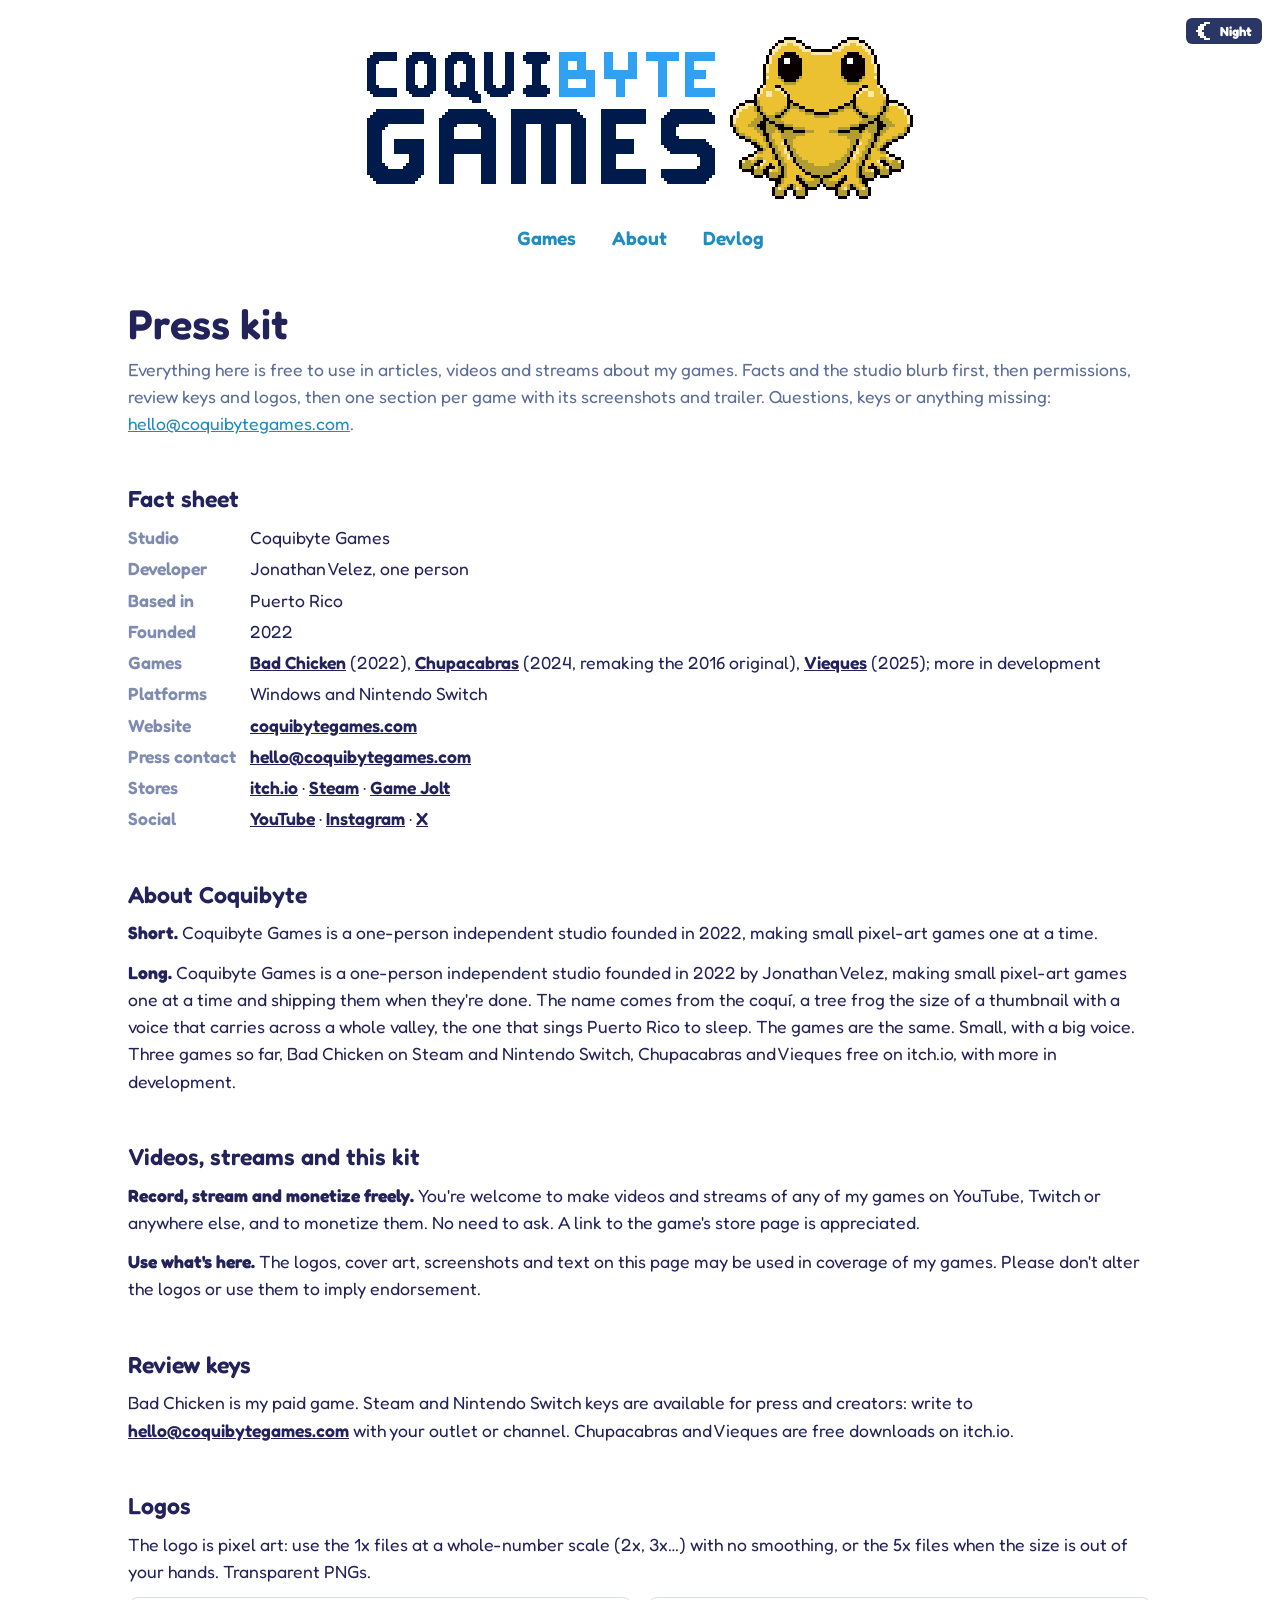
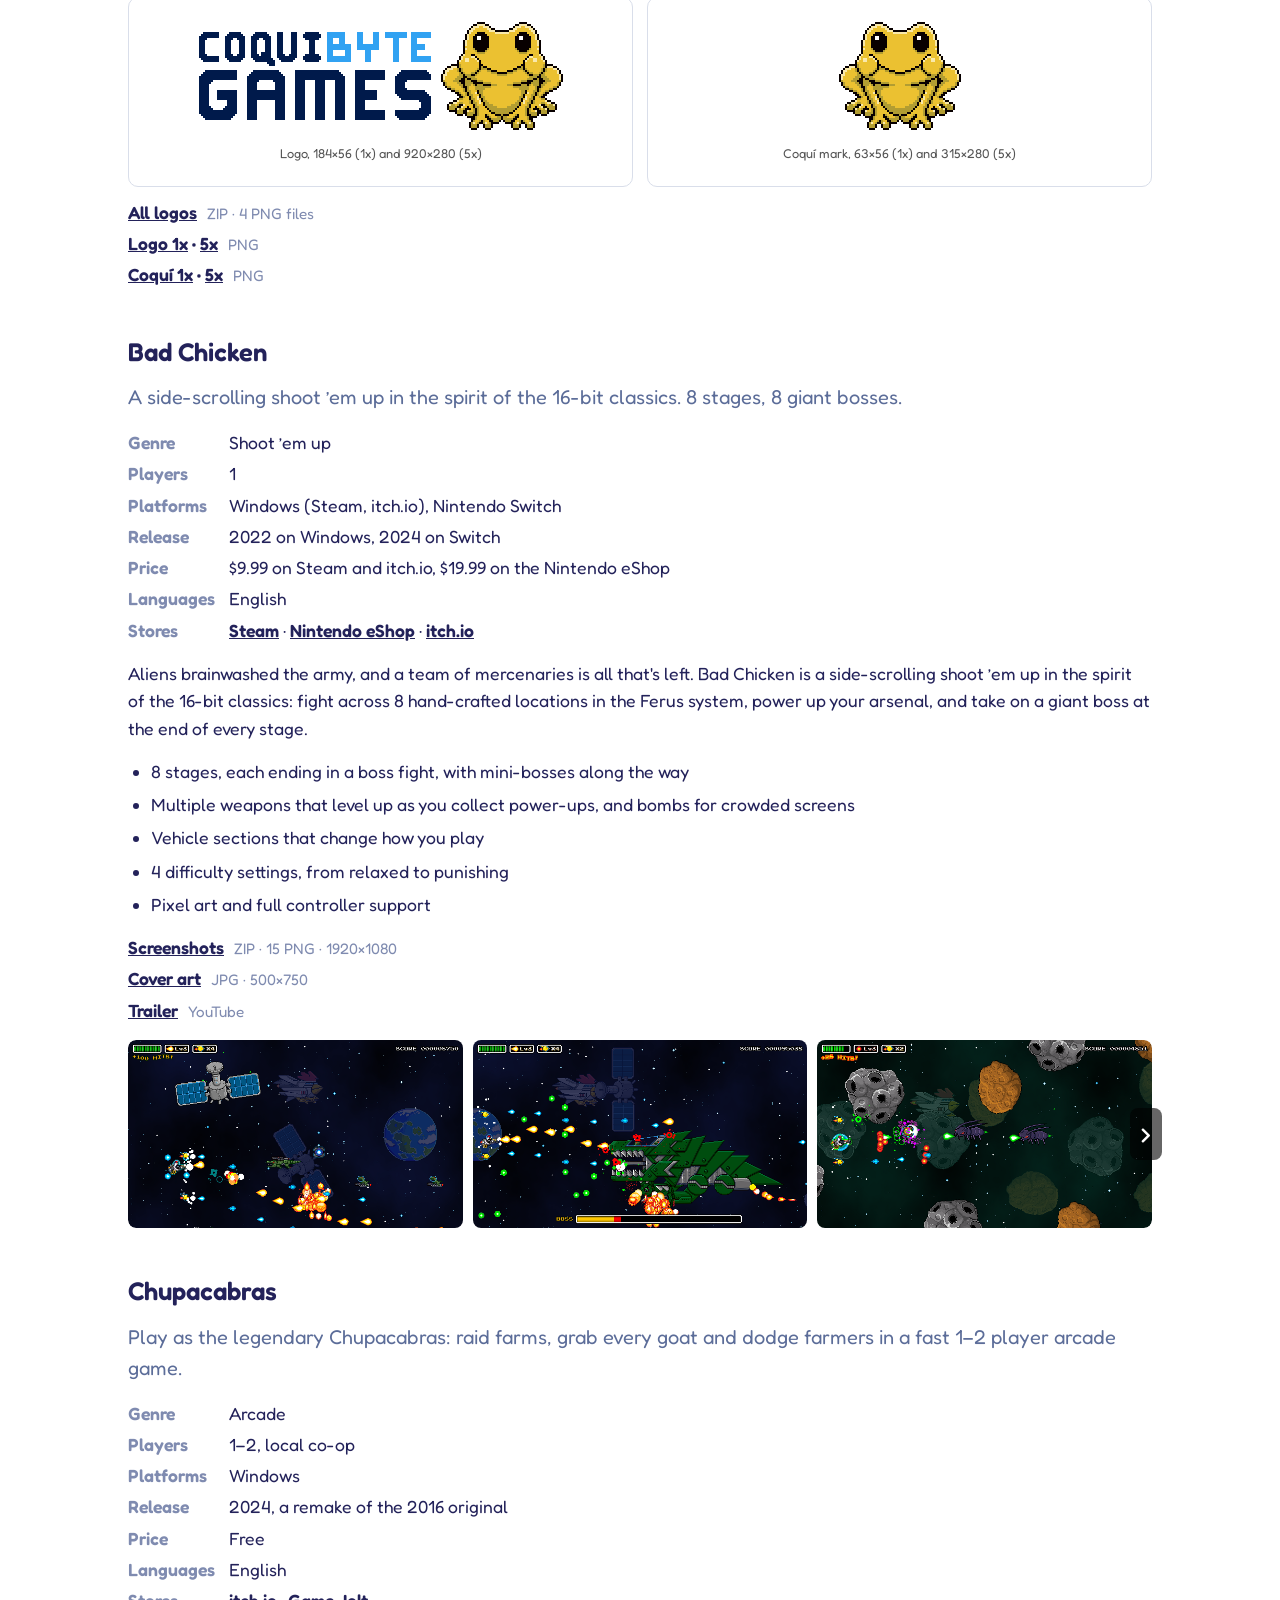
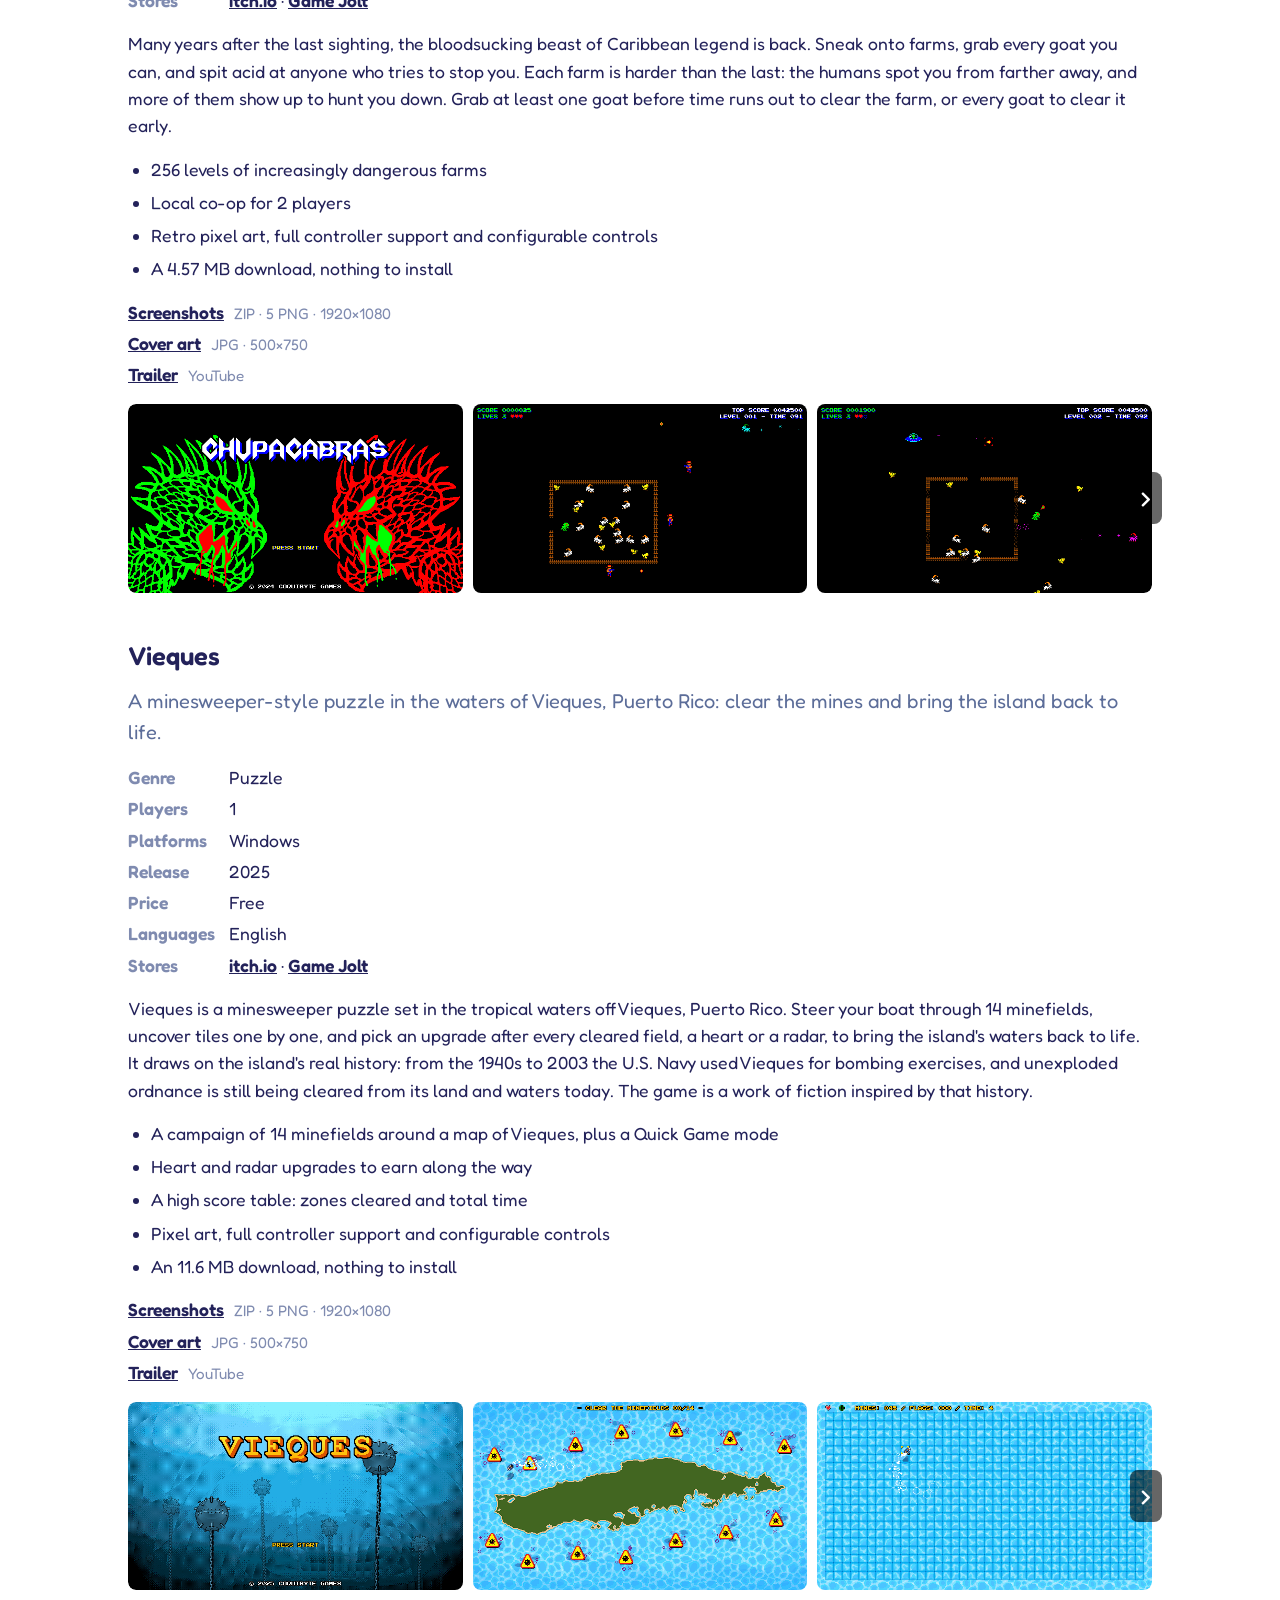
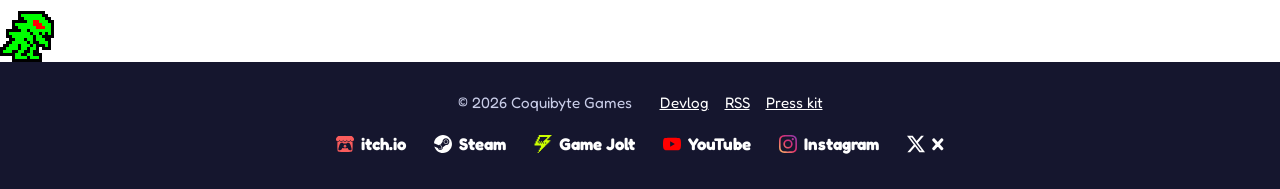
<file: press.html>
<!doctype html>
<html lang="en">
<head>
<title>Press kit · Coquibyte Games</title>
<meta name="description" content="Facts, logos, screenshots, trailers and permissions for writing about Coquibyte Games and its games.">
<meta charset="utf-8">
<meta name="viewport" content="width=device-width,initial-scale=1,viewport-fit=cover">
<link rel="icon" type="image/png" href="img/favicon.png">
<!-- Link previews on social sites and chats (build.ps1 fills these from the page's title, description, path and image) -->
<meta property="og:site_name" content="Coquibyte Games">
<meta property="og:type" content="website">
<meta property="og:title" content="">
<meta property="og:description" content="Facts, logos, screenshots, trailers and permissions for writing about Coquibyte Games and its games.">
<link rel="canonical" href="https://coquibytegames.com/press.html">
<meta property="og:url" content="https://coquibytegames.com/press.html">
<meta property="og:image" content="https://coquibytegames.com/img/og-home.png">
<meta name="twitter:card" content="summary_large_image">
<meta name="twitter:site" content="@CoquiByteGames">
<link rel="alternate" type="application/rss+xml" title="Coquibyte Games devlog" href="feed.xml">
<link rel="stylesheet" href="css/style.css">
<script>
// Day or night, set before the page draws: the visitor's choice (the Day/Night button), otherwise their system's setting.
// The choice is kept in localStorage, so it holds across visits, and in window.name, which carries over to the next page
// in the same tab even where storage is blocked
function cbGet(key){
  try{var v=localStorage.getItem(key);if(v)return v;}catch(e){}
  var m=(window.name||"").match(new RegExp("(?:^|;)"+key+"=([a-z]+)"));
  return m?m[1]:null;
}
function cbSet(key,value){
  try{localStorage.setItem(key,value);}catch(e){}
  var parts=(window.name||"").split(";").filter(function(p){return p&&p.indexOf(key+"=")!==0;});
  parts.push(key+"="+value);
  window.name=parts.join(";");
}
(function(){
  var mode=cbGet("cb-mode"),system=window.matchMedia&&window.matchMedia("(prefers-color-scheme: dark)").matches;
  document.documentElement.dataset.theme=mode||(system?"dark":"light");
})();
// The pixel-art logo on whole screen pixels: at a fractional screen scale (150%: 1.5 screen pixels per CSS pixel) its 1 px strokes
// would come out uneven, so the logo is zoomed to the next whole number of screen pixels per art pixel (2 at 150%, 1 at 100%, 2 at 200%)
function cbBrandZoom(){
  var dpr=window.devicePixelRatio||1;
  document.documentElement.style.setProperty("--brand-zoom",Math.ceil(dpr-0.01)/dpr);
}
cbBrandZoom();
</script>
<script src="js/site.js" defer></script>

</head>
<body data-page="press">
<div class="wrap">
<a class="skip" href="#main">Skip to content</a>
<header class="site-head">
  <!-- The logo big and centered, in two layers (tools/make-logos.ps1): the lettering links home, the coquí over it is a button that croaks -->
  <div class="bar-brand">
    <a class="logo-text" href="index.html" aria-label="Coquibyte Games, home">
      <img class="day-only" src="img/logo-text-day.png" width="184" height="56" alt="">
      <img class="night-only" src="img/logo-text-night.png" width="184" height="56" alt="">
    </a>
    <button type="button" class="coqui" id="coqui" data-sound="audio/coqui.wav" aria-label="Coquí!">
      <img src="img/logo-coqui.png" width="61" height="54" alt="">
    </button>
  </div>
  <nav class="site-nav" aria-label="Main">
    <a href="index.html" data-nav="games">Games</a>
    <a href="about.html" data-nav="about">About</a>
    <a href="devlog.html" data-nav="devlog">Devlog</a>
  </nav>
  <!-- Day/Night at the top right corner of the page (2026-11-02): the shared button (js/site.js) -->
  <div class="toolbar">
    <button type="button" class="mode" id="mode" data-modes="light dark" data-sun="img/sun.png" data-moon="img/moon.png"></button>
  </div>
</header>

<main id="main">
  <div class="page-head">
    <h1>Press kit</h1>
    <p>Everything here is free to use in articles, videos and streams about my games. Facts and the studio blurb first, then permissions, review keys and logos, then one section per game with its screenshots and trailer. Questions, keys or anything missing: <a href="mailto:hello@coquibytegames.com">hello@coquibytegames.com</a>.</p>
  </div>

  <div class="kit">
    <section class="block" id="facts" aria-labelledby="facts-h">
      <h2 id="facts-h">Fact sheet</h2>
      <dl class="facts">
        <dt>Studio</dt><dd>Coquibyte Games</dd>
        <dt>Developer</dt><dd>Jonathan Velez, one person</dd>
        <dt>Based in</dt><dd>Puerto Rico</dd>
        <dt>Founded</dt><dd>2022</dd>
        <dt>Games</dt><dd><a href="#bad-chicken">Bad Chicken</a> (2022), <a href="#chupacabras">Chupacabras</a> (2024, remaking the 2016 original), <a href="#vieques">Vieques</a> (2025); more in development</dd>
        <dt>Platforms</dt><dd>Windows and Nintendo Switch</dd>
        <dt>Website</dt><dd><a href="https://coquibytegames.com/">coquibytegames.com</a></dd>
        <dt>Press contact</dt><dd><a href="mailto:hello@coquibytegames.com">hello@coquibytegames.com</a></dd>
        <dt>Stores</dt><dd><a href="https://coquibytegames.itch.io/">itch.io</a> · <a href="https://store.steampowered.com/search/?developer=Coquibyte%20Games">Steam</a> · <a href="https://gamejolt.com/@CoquiByteGames">Game Jolt</a></dd>
        <dt>Social</dt><dd><a href="https://www.youtube.com/channel/UC5mKjan32Wj9773EDvB_U4A">YouTube</a> · <a href="https://www.instagram.com/coquibytegames/">Instagram</a> · <a href="https://x.com/CoquiByteGames">X</a></dd>
      </dl>
    </section>

    <section class="block" id="about" aria-labelledby="about-h">
      <h2 id="about-h">About Coquibyte</h2>
      <p><b>Short.</b> Coquibyte Games is a one-person independent studio founded in 2022, making small pixel-art games one at a time.</p>
      <p><b>Long.</b> Coquibyte Games is a one-person independent studio founded in 2022 by Jonathan Velez, making small pixel-art games one at a time and shipping them when they're done. The name comes from the coquí, a tree frog the size of a thumbnail with a voice that carries across a whole valley, the one that sings Puerto Rico to sleep. The games are the same. Small, with a big voice. Three games so far, Bad Chicken on Steam and Nintendo Switch, Chupacabras and Vieques free on itch.io, with more in development.</p>
    </section>

    <section class="block" id="permissions" aria-labelledby="permissions-h">
      <h2 id="permissions-h">Videos, streams and this kit</h2>
      <p><b>Record, stream and monetize freely.</b> You're welcome to make videos and streams of any of my games on YouTube, Twitch or anywhere else, and to monetize them. No need to ask. A link to the game's store page is appreciated.</p>
      <p><b>Use what's here.</b> The logos, cover art, screenshots and text on this page may be used in coverage of my games. Please don't alter the logos or use them to imply endorsement.</p>
    </section>

    <section class="block" id="keys" aria-labelledby="keys-h">
      <h2 id="keys-h">Review keys</h2>
      <p>Bad Chicken is my paid game. Steam and Nintendo Switch keys are available for press and creators: write to <a href="mailto:hello@coquibytegames.com">hello@coquibytegames.com</a> with your outlet or channel. Chupacabras and Vieques are free downloads on itch.io.</p>
    </section>

    <section class="block" id="logos" aria-labelledby="logos-h">
      <h2 id="logos-h">Logos</h2>
      <p>The logo is pixel art: use the 1x files at a whole-number scale (2x, 3x…) with no smoothing, or the 5x files when the size is out of your hands. Transparent PNGs.</p>
      <div class="logo-grid">
        <figure><img src="img/press/coquibyte-logo-1x.png" width="368" height="112" alt="Coquibyte Games logo: the coquí over the lettering"><figcaption>Logo, 184×56 (1x) and 920×280 (5x)</figcaption></figure>
        <figure><img src="img/press/coquibyte-coqui-1x.png" width="126" height="112" alt="The coquí mascot alone"><figcaption>Coquí mark, 63×56 (1x) and 315×280 (5x)</figcaption></figure>
      </div>
      <ul class="press">
        <li><b><a href="press/coquibyte-logos.zip">All logos</a></b><span>ZIP · 4 PNG files</span></li>
        <li><b><a href="img/press/coquibyte-logo-1x.png">Logo 1x</a> · <a href="img/press/coquibyte-logo-5x.png">5x</a></b><span>PNG</span></li>
        <li><b><a href="img/press/coquibyte-coqui-1x.png">Coquí 1x</a> · <a href="img/press/coquibyte-coqui-5x.png">5x</a></b><span>PNG</span></li>
      </ul>
    </section>

    <section class="kit-game" id="bad-chicken" aria-labelledby="bad-chicken-h">
      <h2 id="bad-chicken-h">Bad Chicken</h2>
      <p class="lead">A side-scrolling shoot ’em up in the spirit of the 16-bit classics. 8 stages, 8 giant bosses.</p>
      <dl class="facts">
        <dt>Genre</dt><dd>Shoot ’em up</dd>
        <dt>Players</dt><dd>1</dd>
        <dt>Platforms</dt><dd>Windows (Steam, itch.io), Nintendo Switch</dd>
        <dt>Release</dt><dd>2022 on Windows, 2024 on Switch</dd>
        <dt>Price</dt><dd>$9.99 on Steam and itch.io, $19.99 on the Nintendo eShop</dd>
        <dt>Languages</dt><dd>English</dd>
        <dt>Stores</dt><dd><a href="https://store.steampowered.com/app/2015170/Bad_Chicken/">Steam</a> · <a href="https://www.nintendo.com/us/store/products/bad-chicken-switch/">Nintendo eShop</a> · <a href="https://coquibytegames.itch.io/bad-chicken">itch.io</a></dd>
      </dl>
      <p>Aliens brainwashed the army, and a team of mercenaries is all that's left. Bad Chicken is a side-scrolling shoot ’em up in the spirit of the 16-bit classics: fight across 8 hand-crafted locations in the Ferus system, power up your arsenal, and take on a giant boss at the end of every stage.</p>
      <ul class="features">
        <li>8 stages, each ending in a boss fight, with mini-bosses along the way</li>
        <li>Multiple weapons that level up as you collect power-ups, and bombs for crowded screens</li>
        <li>Vehicle sections that change how you play</li>
        <li>4 difficulty settings, from relaxed to punishing</li>
        <li>Pixel art and full controller support</li>
      </ul>
      <ul class="press">
        <li><b><a href="press/bad-chicken-screenshots.zip">Screenshots</a></b><span>ZIP · 15 PNG · 1920×1080</span></li>
        <li><b><a href="img/covers/bad-chicken.jpg">Cover art</a></b><span>JPG · 500×750</span></li>
        <li><b><a href="https://www.youtube.com/watch?v=hTtw8fyedFY">Trailer</a></b><span>YouTube</span></li>
      </ul>
      <div class="shots" aria-label="Screenshots">
        <button type="button" class="shots-arrow prev" aria-label="Previous screenshots" disabled>&#8249;</button>
        <div class="shots-strip">
          <a class="shot" href="img/shots/bad-chicken/01.png"><img src="img/shots/bad-chicken/01-thumb.png" width="640" height="360" alt="Bad Chicken screenshot 1" loading="lazy"></a>
          <a class="shot" href="img/shots/bad-chicken/02.png"><img src="img/shots/bad-chicken/02-thumb.png" width="640" height="360" alt="Bad Chicken screenshot 2" loading="lazy"></a>
          <a class="shot" href="img/shots/bad-chicken/03.png"><img src="img/shots/bad-chicken/03-thumb.png" width="640" height="360" alt="Bad Chicken screenshot 3" loading="lazy"></a>
          <a class="shot" href="img/shots/bad-chicken/04.png"><img src="img/shots/bad-chicken/04-thumb.png" width="640" height="360" alt="Bad Chicken screenshot 4" loading="lazy"></a>
          <a class="shot" href="img/shots/bad-chicken/05.png"><img src="img/shots/bad-chicken/05-thumb.png" width="640" height="360" alt="Bad Chicken screenshot 5" loading="lazy"></a>
          <a class="shot" href="img/shots/bad-chicken/06.png"><img src="img/shots/bad-chicken/06-thumb.png" width="640" height="360" alt="Bad Chicken screenshot 6" loading="lazy"></a>
          <a class="shot" href="img/shots/bad-chicken/07.png"><img src="img/shots/bad-chicken/07-thumb.png" width="640" height="360" alt="Bad Chicken screenshot 7" loading="lazy"></a>
          <a class="shot" href="img/shots/bad-chicken/08.png"><img src="img/shots/bad-chicken/08-thumb.png" width="640" height="360" alt="Bad Chicken screenshot 8" loading="lazy"></a>
          <a class="shot" href="img/shots/bad-chicken/09.png"><img src="img/shots/bad-chicken/09-thumb.png" width="640" height="360" alt="Bad Chicken screenshot 9" loading="lazy"></a>
          <a class="shot" href="img/shots/bad-chicken/10.png"><img src="img/shots/bad-chicken/10-thumb.png" width="640" height="360" alt="Bad Chicken screenshot 10" loading="lazy"></a>
          <a class="shot" href="img/shots/bad-chicken/11.png"><img src="img/shots/bad-chicken/11-thumb.png" width="640" height="360" alt="Bad Chicken screenshot 11" loading="lazy"></a>
          <a class="shot" href="img/shots/bad-chicken/12.png"><img src="img/shots/bad-chicken/12-thumb.png" width="640" height="360" alt="Bad Chicken screenshot 12" loading="lazy"></a>
          <a class="shot" href="img/shots/bad-chicken/13.png"><img src="img/shots/bad-chicken/13-thumb.png" width="640" height="360" alt="Bad Chicken screenshot 13" loading="lazy"></a>
          <a class="shot" href="img/shots/bad-chicken/14.png"><img src="img/shots/bad-chicken/14-thumb.png" width="640" height="360" alt="Bad Chicken screenshot 14" loading="lazy"></a>
          <a class="shot" href="img/shots/bad-chicken/15.png"><img src="img/shots/bad-chicken/15-thumb.png" width="640" height="360" alt="Bad Chicken screenshot 15" loading="lazy"></a>
        </div>
        <button type="button" class="shots-arrow next" aria-label="Next screenshots">&#8250;</button>
      </div>
    </section>

    <section class="kit-game" id="chupacabras" aria-labelledby="chupacabras-h">
      <h2 id="chupacabras-h">Chupacabras</h2>
      <p class="lead">Play as the legendary Chupacabras: raid farms, grab every goat and dodge farmers in a fast 1–2 player arcade game.</p>
      <dl class="facts">
        <dt>Genre</dt><dd>Arcade</dd>
        <dt>Players</dt><dd>1–2, local co-op</dd>
        <dt>Platforms</dt><dd>Windows</dd>
        <dt>Release</dt><dd>2024, a remake of the 2016 original</dd>
        <dt>Price</dt><dd>Free</dd>
        <dt>Languages</dt><dd>English</dd>
        <dt>Stores</dt><dd><a href="https://coquibytegames.itch.io/chupacabras">itch.io</a> · <a href="https://gamejolt.com/games/chupacabras/902194">Game Jolt</a></dd>
      </dl>
      <p>Many years after the last sighting, the bloodsucking beast of Caribbean legend is back. Sneak onto farms, grab every goat you can, and spit acid at anyone who tries to stop you. Each farm is harder than the last: the humans spot you from farther away, and more of them show up to hunt you down. Grab at least one goat before time runs out to clear the farm, or every goat to clear it early.</p>
      <ul class="features">
        <li>256 levels of increasingly dangerous farms</li>
        <li>Local co-op for 2 players</li>
        <li>Retro pixel art, full controller support and configurable controls</li>
        <li>A 4.57 MB download, nothing to install</li>
      </ul>
      <ul class="press">
        <li><b><a href="press/chupacabras-screenshots.zip">Screenshots</a></b><span>ZIP · 5 PNG · 1920×1080</span></li>
        <li><b><a href="img/covers/chupacabras.jpg">Cover art</a></b><span>JPG · 500×750</span></li>
        <li><b><a href="https://www.youtube.com/watch?v=8mNnbRP7rb0">Trailer</a></b><span>YouTube</span></li>
      </ul>
      <div class="shots" aria-label="Screenshots">
        <button type="button" class="shots-arrow prev" aria-label="Previous screenshots" disabled>&#8249;</button>
        <div class="shots-strip">
          <a class="shot" href="img/shots/chupacabras/01.png"><img src="img/shots/chupacabras/01-thumb.png" width="640" height="360" alt="Chupacabras screenshot 1" loading="lazy"></a>
          <a class="shot" href="img/shots/chupacabras/02.png"><img src="img/shots/chupacabras/02-thumb.png" width="640" height="360" alt="Chupacabras screenshot 2" loading="lazy"></a>
          <a class="shot" href="img/shots/chupacabras/03.png"><img src="img/shots/chupacabras/03-thumb.png" width="640" height="360" alt="Chupacabras screenshot 3" loading="lazy"></a>
          <a class="shot" href="img/shots/chupacabras/04.png"><img src="img/shots/chupacabras/04-thumb.png" width="640" height="360" alt="Chupacabras screenshot 4" loading="lazy"></a>
          <a class="shot" href="img/shots/chupacabras/05.png"><img src="img/shots/chupacabras/05-thumb.png" width="640" height="360" alt="Chupacabras screenshot 5" loading="lazy"></a>
        </div>
        <button type="button" class="shots-arrow next" aria-label="Next screenshots">&#8250;</button>
      </div>
    </section>

    <section class="kit-game" id="vieques" aria-labelledby="vieques-h">
      <h2 id="vieques-h">Vieques</h2>
      <p class="lead">A minesweeper-style puzzle in the waters of Vieques, Puerto Rico: clear the mines and bring the island back to life.</p>
      <dl class="facts">
        <dt>Genre</dt><dd>Puzzle</dd>
        <dt>Players</dt><dd>1</dd>
        <dt>Platforms</dt><dd>Windows</dd>
        <dt>Release</dt><dd>2025</dd>
        <dt>Price</dt><dd>Free</dd>
        <dt>Languages</dt><dd>English</dd>
        <dt>Stores</dt><dd><a href="https://coquibytegames.itch.io/vieques">itch.io</a> · <a href="https://gamejolt.com/games/vieques/968191">Game Jolt</a></dd>
      </dl>
      <p>Vieques is a minesweeper puzzle set in the tropical waters off Vieques, Puerto Rico. Steer your boat through 14 minefields, uncover tiles one by one, and pick an upgrade after every cleared field, a heart or a radar, to bring the island's waters back to life. It draws on the island's real history: from the 1940s to 2003 the U.S. Navy used Vieques for bombing exercises, and unexploded ordnance is still being cleared from its land and waters today. The game is a work of fiction inspired by that history.</p>
      <ul class="features">
        <li>A campaign of 14 minefields around a map of Vieques, plus a Quick Game mode</li>
        <li>Heart and radar upgrades to earn along the way</li>
        <li>A high score table: zones cleared and total time</li>
        <li>Pixel art, full controller support and configurable controls</li>
        <li>An 11.6 MB download, nothing to install</li>
      </ul>
      <ul class="press">
        <li><b><a href="press/vieques-screenshots.zip">Screenshots</a></b><span>ZIP · 5 PNG · 1920×1080</span></li>
        <li><b><a href="img/covers/vieques.jpg">Cover art</a></b><span>JPG · 500×750</span></li>
        <li><b><a href="https://www.youtube.com/watch?v=FUEw1RDhxFA">Trailer</a></b><span>YouTube</span></li>
      </ul>
      <div class="shots" aria-label="Screenshots">
        <button type="button" class="shots-arrow prev" aria-label="Previous screenshots" disabled>&#8249;</button>
        <div class="shots-strip">
          <a class="shot" href="img/shots/vieques/01.png"><img src="img/shots/vieques/01-thumb.png" width="640" height="360" alt="Vieques screenshot 1" loading="lazy"></a>
          <a class="shot" href="img/shots/vieques/02.png"><img src="img/shots/vieques/02-thumb.png" width="640" height="360" alt="Vieques screenshot 2" loading="lazy"></a>
          <a class="shot" href="img/shots/vieques/03.png"><img src="img/shots/vieques/03-thumb.png" width="640" height="360" alt="Vieques screenshot 3" loading="lazy"></a>
          <a class="shot" href="img/shots/vieques/04.png"><img src="img/shots/vieques/04-thumb.png" width="640" height="360" alt="Vieques screenshot 4" loading="lazy"></a>
          <a class="shot" href="img/shots/vieques/05.png"><img src="img/shots/vieques/05-thumb.png" width="640" height="360" alt="Vieques screenshot 5" loading="lazy"></a>
        </div>
        <button type="button" class="shots-arrow next" aria-label="Next screenshots">&#8250;</button>
      </div>
    </section>
  </div>
</main>
<footer>
  <!-- The Chupacabras that runs along the footer's top edge is a button: it opens Chupacabras Run (js/chupa-run.js), an endless
       runner after Chrome's dinosaur game jumping the game's corral fences, played in the strip below, the full width of the page -->
  <button type="button" class="chupa" id="chupa" aria-label="Play Chupacabras Run"></button>
  <div class="cg" id="chupa-game" role="region" aria-label="Chupacabras Run" hidden>
    <canvas id="cg-canvas" width="240" height="80" tabindex="0" data-run="img/chupacabras-run.png" data-fence="img/fence.png" data-goat="img/goat.png" data-bite="img/bite.png" data-sound-animal-hit="audio/animal-hit.wav" data-sound-pick-up="audio/pick-up.wav" data-sound-hit="audio/hit.wav" data-sound-jump="audio/jump.wav"></canvas>
    <div class="cg-top">
      <strong>Chupacabras Run</strong>
      <span class="cg-score"><span id="cg-hi">HI 00000</span> <span id="cg-now">00000</span></span>
      <button type="button" class="cg-close" id="cg-close" aria-label="Close">×</button>
    </div>
    <p class="cg-hint" id="cg-hint">Space, up or tap to jump</p>
  </div>
  <div class="foot-row">
    <span>© 2026 Coquibyte Games</span>
    <nav aria-label="Site">
      <a href="devlog.html">Devlog</a>
      <a href="feed.xml">RSS</a>
      <a href="press.html">Press kit</a>
    </nav>
  </div>
  <!-- The social links with their marks (2026-11-03): Simple Icons (CC0) inline, in the brand colors (Steam and X white on the dark footer) -->
  <nav class="social" aria-label="Elsewhere">
    <a href="https://coquibytegames.itch.io/"><svg class="ico svg" viewBox="0 0 24 24" aria-hidden="true"><path fill="#FA5C5C" d="M3.13 1.338C2.08 1.96.02 4.328 0 4.95v1.03c0 1.303 1.22 2.45 2.325 2.45 1.33 0 2.436-1.102 2.436-2.41 0 1.308 1.07 2.41 2.4 2.41 1.328 0 2.362-1.102 2.362-2.41 0 1.308 1.137 2.41 2.466 2.41h.024c1.33 0 2.466-1.102 2.466-2.41 0 1.308 1.034 2.41 2.363 2.41 1.33 0 2.4-1.102 2.4-2.41 0 1.308 1.106 2.41 2.435 2.41C22.78 8.43 24 7.282 24 5.98V4.95c-.02-.62-2.082-2.99-3.13-3.612-3.253-.114-5.508-.134-8.87-.133-3.362 0-7.945.053-8.87.133zm6.376 6.477a2.74 2.74 0 0 1-.468.602c-.5.49-1.19.795-1.947.795a2.786 2.786 0 0 1-1.95-.795c-.182-.178-.32-.37-.446-.59-.127.222-.303.412-.486.59a2.788 2.788 0 0 1-1.95.795c-.092 0-.187-.025-.264-.052-.107 1.113-.152 2.176-.168 2.95v.005l-.006 1.167c.02 2.334-.23 7.564 1.03 8.85 1.952.454 5.545.662 9.15.663 3.605 0 7.198-.21 9.15-.664 1.26-1.284 1.01-6.514 1.03-8.848l-.006-1.167v-.004c-.016-.775-.06-1.838-.168-2.95-.077.026-.172.052-.263.052a2.788 2.788 0 0 1-1.95-.795c-.184-.178-.36-.368-.486-.59-.127.22-.265.412-.447.59a2.786 2.786 0 0 1-1.95.794c-.76 0-1.446-.303-1.948-.793a2.74 2.74 0 0 1-.468-.602 2.738 2.738 0 0 1-.463.602 2.787 2.787 0 0 1-1.95.794h-.16a2.787 2.787 0 0 1-1.95-.793 2.738 2.738 0 0 1-.464-.602zm-2.004 2.59v.002c.795.002 1.5 0 2.373.953.687-.072 1.406-.108 2.125-.107.72 0 1.438.035 2.125.107.873-.953 1.578-.95 2.372-.953.376 0 1.876 0 2.92 2.934l1.123 4.028c.832 2.995-.266 3.068-1.636 3.07-2.03-.075-3.156-1.55-3.156-3.025-1.124.184-2.436.276-3.748.277-1.312 0-2.624-.093-3.748-.277 0 1.475-1.125 2.95-3.156 3.026-1.37-.004-2.468-.077-1.636-3.072l1.122-4.027c1.045-2.934 2.545-2.934 2.92-2.934zM12 12.714c-.002.002-2.14 1.964-2.523 2.662l1.4-.056v1.22c0 .056.56.033 1.123.007.562.026 1.124.05 1.124-.008v-1.22l1.4.055C14.138 14.677 12 12.713 12 12.713z"/></svg>itch.io</a>
    <a href="https://store.steampowered.com/search/?developer=Coquibyte%20Games"><svg class="ico svg" viewBox="0 0 24 24" aria-hidden="true"><path fill="#FFFFFF" d="M11.979 0C5.678 0 .511 4.86.022 11.037l6.432 2.658c.545-.371 1.203-.59 1.912-.59.063 0 .125.004.188.006l2.861-4.142V8.91c0-2.495 2.028-4.524 4.524-4.524 2.494 0 4.524 2.031 4.524 4.527s-2.03 4.525-4.524 4.525h-.105l-4.076 2.911c0 .052.004.105.004.159 0 1.875-1.515 3.396-3.39 3.396-1.635 0-3.016-1.173-3.331-2.727L.436 15.27C1.862 20.307 6.486 24 11.979 24c6.627 0 11.999-5.373 11.999-12S18.605 0 11.979 0zM7.54 18.21l-1.473-.61c.262.543.714.999 1.314 1.25 1.297.539 2.793-.076 3.332-1.375.263-.63.264-1.319.005-1.949s-.75-1.121-1.377-1.383c-.624-.26-1.29-.249-1.878-.03l1.523.63c.956.4 1.409 1.5 1.009 2.455-.397.957-1.497 1.41-2.454 1.012H7.54zm11.415-9.303c0-1.662-1.353-3.015-3.015-3.015-1.665 0-3.015 1.353-3.015 3.015 0 1.665 1.35 3.015 3.015 3.015 1.663 0 3.015-1.35 3.015-3.015zm-5.273-.005c0-1.252 1.013-2.266 2.265-2.266 1.249 0 2.266 1.014 2.266 2.266 0 1.251-1.017 2.265-2.266 2.265-1.253 0-2.265-1.014-2.265-2.265z"/></svg>Steam</a>
    <a href="https://gamejolt.com/@CoquiByteGames"><svg class="ico svg" viewBox="0 0 24 24" aria-hidden="true"><path fill="#CCFF00" d="M6.353 0v2.824H4.94v2.823H3.53v2.824H2.118v2.823H.706v2.824h8.47v2.823H7.765v2.824H6.353v2.823h1.412v-1.412h1.411v-1.411h1.412v-1.412H12V16.94h1.412v-1.41h1.412v-1.411h1.411v-1.412h1.412v-1.412h1.412V9.882h1.412V8.471h1.411V7.059h-4.235V5.647h1.412V4.235h1.412V2.824h1.411V1.412h1.412V0zm0 22.588H4.94V24h1.412zM7.765 2.824h9.882v1.411h-1.412v1.412h-1.411V7.06h-1.412v1.41H12v1.411h1.412v1.412H12V9.882h-1.412v1.412H9.176V9.882H7.765v1.412H6.353V9.882H4.94V8.471h1.412V5.647h1.412zM6.353 8.47v1.411h1.412v-1.41zm2.823 1.411h1.412v-1.41H9.176zm5.648 0h1.411v1.412h-1.411Z"/></svg>Game Jolt</a>
    <a href="https://www.youtube.com/channel/UC5mKjan32Wj9773EDvB_U4A"><svg class="ico svg" viewBox="0 0 24 24" aria-hidden="true"><path fill="#FF0000" d="M23.498 6.186a3.016 3.016 0 0 0-2.122-2.136C19.505 3.545 12 3.545 12 3.545s-7.505 0-9.377.505A3.017 3.017 0 0 0 .502 6.186C0 8.07 0 12 0 12s0 3.93.502 5.814a3.016 3.016 0 0 0 2.122 2.136c1.871.505 9.376.505 9.376.505s7.505 0 9.377-.505a3.015 3.015 0 0 0 2.122-2.136C24 15.93 24 12 24 12s0-3.93-.502-5.814zM9.545 15.568V8.432L15.818 12l-6.273 3.568z"/></svg>YouTube</a>
    <a href="https://www.instagram.com/coquibytegames/"><svg class="ico svg" viewBox="0 0 24 24" aria-hidden="true"><defs><linearGradient id="ig" x1="0" y1="1" x2="1" y2="0"><stop offset="0" stop-color="#FDC468"/><stop offset=".5" stop-color="#E1306C"/><stop offset="1" stop-color="#833AB4"/></linearGradient></defs><path fill="url(#ig)" d="M7.0301.084c-1.2768.0602-2.1487.264-2.911.5634-.7888.3075-1.4575.72-2.1228 1.3877-.6652.6677-1.075 1.3368-1.3802 2.127-.2954.7638-.4956 1.6365-.552 2.914-.0564 1.2775-.0689 1.6882-.0626 4.947.0062 3.2586.0206 3.6671.0825 4.9473.061 1.2765.264 2.1482.5635 2.9107.308.7889.72 1.4573 1.388 2.1228.6679.6655 1.3365 1.0743 2.1285 1.38.7632.295 1.6361.4961 2.9134.552 1.2773.056 1.6884.069 4.9462.0627 3.2578-.0062 3.668-.0207 4.9478-.0814 1.28-.0607 2.147-.2652 2.9098-.5633.7889-.3086 1.4578-.72 2.1228-1.3881.665-.6682 1.0745-1.3378 1.3795-2.1284.2957-.7632.4966-1.636.552-2.9124.056-1.2809.0692-1.6898.063-4.948-.0063-3.2583-.021-3.6668-.0817-4.9465-.0607-1.2797-.264-2.1487-.5633-2.9117-.3084-.7889-.72-1.4568-1.3876-2.1228C21.2982 1.33 20.628.9208 19.8378.6165 19.074.321 18.2017.1197 16.9244.0645 15.6471.0093 15.236-.005 11.977.0014 8.718.0076 8.31.0215 7.0301.0839m.1402 21.6932c-1.17-.0509-1.8053-.2453-2.2287-.408-.5606-.216-.96-.4771-1.3819-.895-.422-.4178-.6811-.8186-.9-1.378-.1644-.4234-.3624-1.058-.4171-2.228-.0595-1.2645-.072-1.6442-.079-4.848-.007-3.2037.0053-3.583.0607-4.848.05-1.169.2456-1.805.408-2.2282.216-.5613.4762-.96.895-1.3816.4188-.4217.8184-.6814 1.3783-.9003.423-.1651 1.0575-.3614 2.227-.4171 1.2655-.06 1.6447-.072 4.848-.079 3.2033-.007 3.5835.005 4.8495.0608 1.169.0508 1.8053.2445 2.228.408.5608.216.96.4754 1.3816.895.4217.4194.6816.8176.9005 1.3787.1653.4217.3617 1.056.4169 2.2263.0602 1.2655.0739 1.645.0796 4.848.0058 3.203-.0055 3.5834-.061 4.848-.051 1.17-.245 1.8055-.408 2.2294-.216.5604-.4763.96-.8954 1.3814-.419.4215-.8181.6811-1.3783.9-.4224.1649-1.0577.3617-2.2262.4174-1.2656.0595-1.6448.072-4.8493.079-3.2045.007-3.5825-.006-4.848-.0608M16.953 5.5864A1.44 1.44 0 1 0 18.39 4.144a1.44 1.44 0 0 0-1.437 1.4424M5.8385 12.012c.0067 3.4032 2.7706 6.1557 6.173 6.1493 3.4026-.0065 6.157-2.7701 6.1506-6.1733-.0065-3.4032-2.771-6.1565-6.174-6.1498-3.403.0067-6.156 2.771-6.1496 6.1738M8 12.0077a4 4 0 1 1 4.008 3.9921A3.9996 3.9996 0 0 1 8 12.0077"/></svg>Instagram</a>
    <a href="https://x.com/CoquiByteGames"><svg class="ico svg" viewBox="0 0 24 24" aria-hidden="true"><path fill="#FFFFFF" d="M18.901 1.153h3.68l-8.04 9.19L24 22.846h-7.406l-5.8-7.584-6.638 7.584H.474l8.6-9.83L0 1.154h7.594l5.243 6.932ZM17.61 20.644h2.039L6.486 3.24H4.298Z"/></svg>X</a>
  </nav>
</footer>
<script src="js/chupa-run.js" defer></script>

</div>
</body>
</html>
</file>
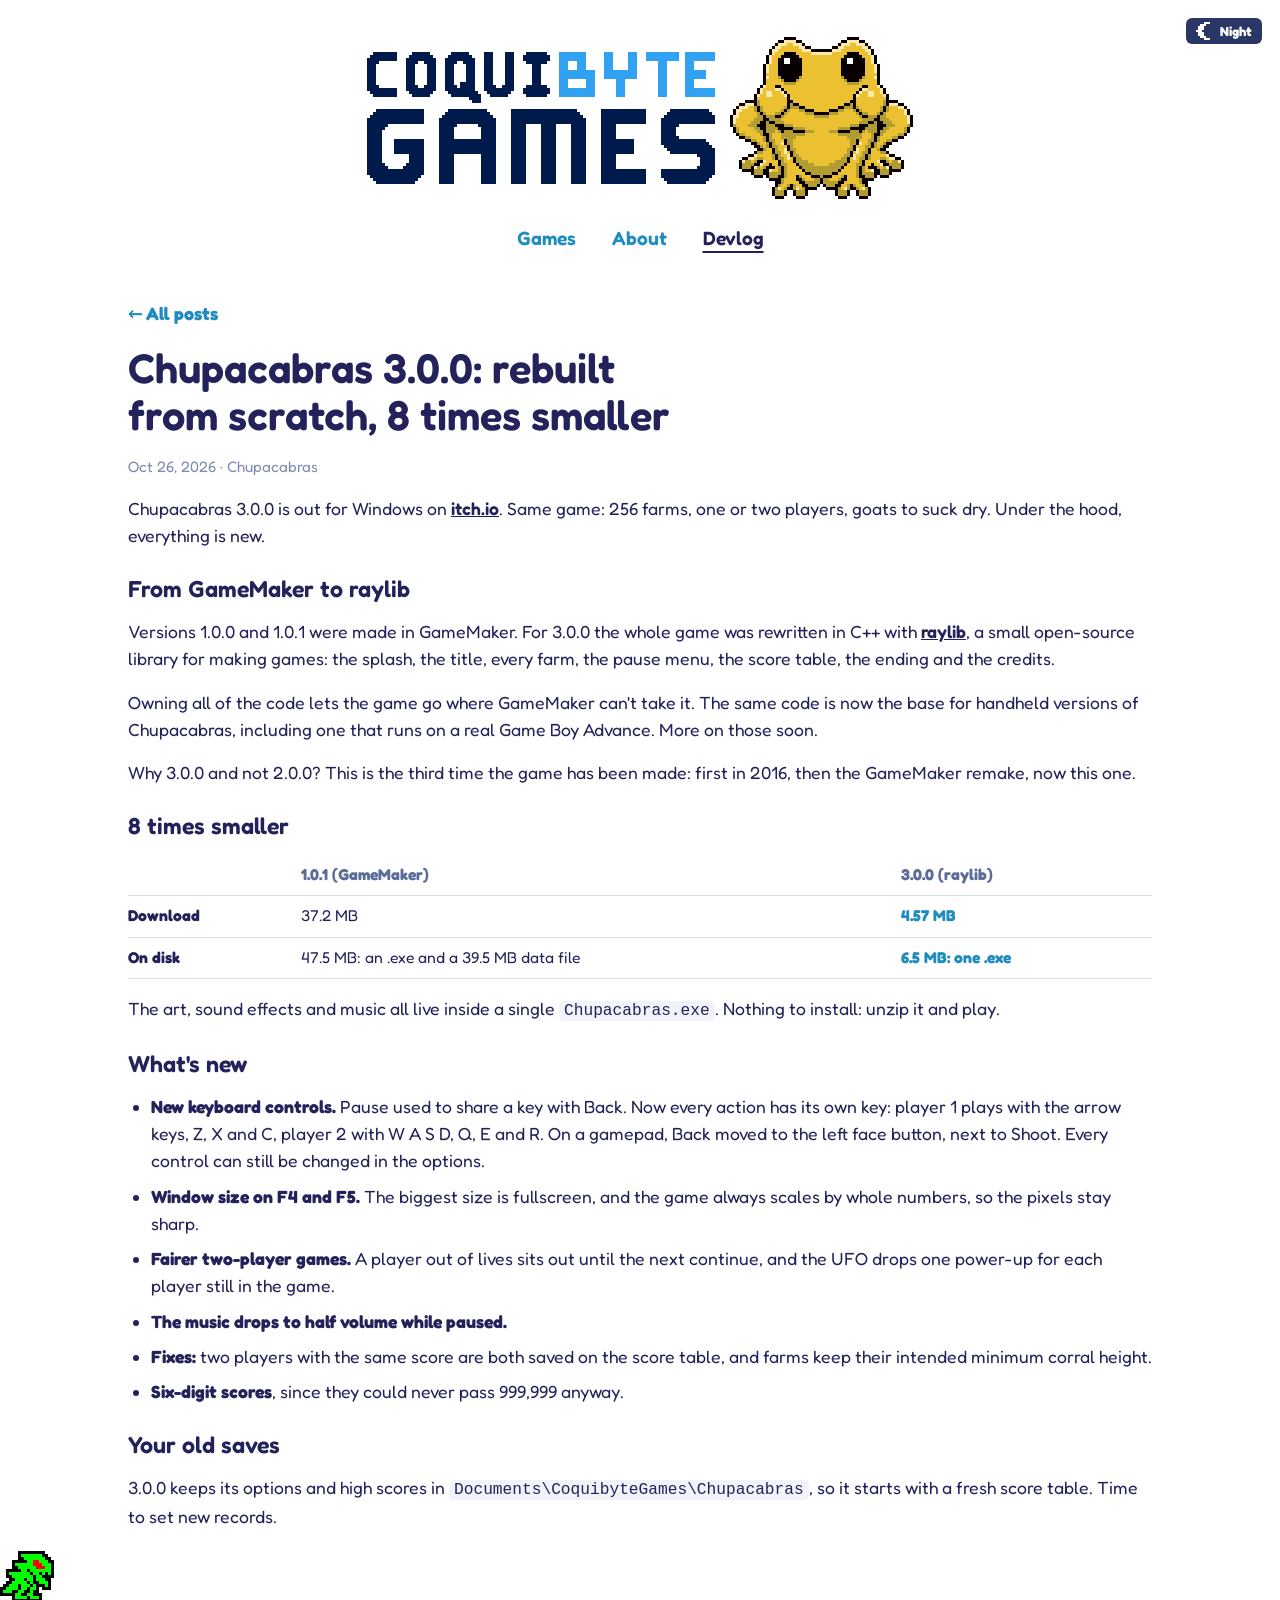
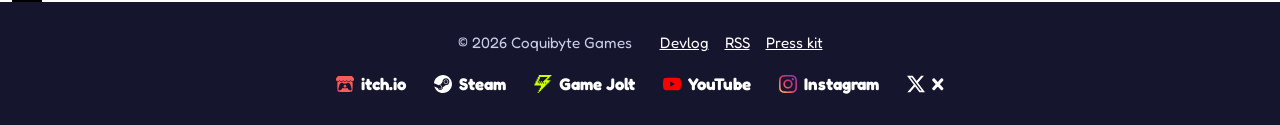
<file: devlog/chupacabras-3-0-0.html>
<!doctype html>
<html lang="en">
<head>
<title>Chupacabras 3.0.0 · Coquibyte Games</title>
<meta name="description" content="Chupacabras rebuilt from scratch in C++ with raylib: the same game, 8 times smaller, with new controls and fixes.">
<meta charset="utf-8">
<meta name="viewport" content="width=device-width,initial-scale=1,viewport-fit=cover">
<link rel="icon" type="image/png" href="../img/favicon.png">
<!-- Link previews on social sites and chats (build.ps1 fills these from the page's title, description, path and image) -->
<meta property="og:site_name" content="Coquibyte Games">
<meta property="og:type" content="article">
<meta property="article:published_time" content="2026-10-26T12:00:00Z">
<meta property="og:title" content="Chupacabras 3.0.0 · Coquibyte Games">
<meta property="og:description" content="Chupacabras rebuilt from scratch in C++ with raylib: the same game, 8 times smaller, with new controls and fixes.">
<link rel="canonical" href="https://coquibytegames.com/devlog/chupacabras-3-0-0.html">
<meta property="og:url" content="https://coquibytegames.com/devlog/chupacabras-3-0-0.html">
<meta property="og:image" content="https://coquibytegames.com/img/shots/chupacabras/01.png">
<meta name="twitter:card" content="summary_large_image">
<meta name="twitter:site" content="@CoquiByteGames">
<link rel="alternate" type="application/rss+xml" title="Coquibyte Games devlog" href="../feed.xml">
<link rel="stylesheet" href="../css/style.css">
<script>
// Day or night, set before the page draws: the visitor's choice (the Day/Night button), otherwise their system's setting.
// The choice is kept in localStorage, so it holds across visits, and in window.name, which carries over to the next page
// in the same tab even where storage is blocked
function cbGet(key){
  try{var v=localStorage.getItem(key);if(v)return v;}catch(e){}
  var m=(window.name||"").match(new RegExp("(?:^|;)"+key+"=([a-z]+)"));
  return m?m[1]:null;
}
function cbSet(key,value){
  try{localStorage.setItem(key,value);}catch(e){}
  var parts=(window.name||"").split(";").filter(function(p){return p&&p.indexOf(key+"=")!==0;});
  parts.push(key+"="+value);
  window.name=parts.join(";");
}
(function(){
  var mode=cbGet("cb-mode"),system=window.matchMedia&&window.matchMedia("(prefers-color-scheme: dark)").matches;
  document.documentElement.dataset.theme=mode||(system?"dark":"light");
})();
// The pixel-art logo on whole screen pixels: at a fractional screen scale (150%: 1.5 screen pixels per CSS pixel) its 1 px strokes
// would come out uneven, so the logo is zoomed to the next whole number of screen pixels per art pixel (2 at 150%, 1 at 100%, 2 at 200%)
function cbBrandZoom(){
  var dpr=window.devicePixelRatio||1;
  document.documentElement.style.setProperty("--brand-zoom",Math.ceil(dpr-0.01)/dpr);
}
cbBrandZoom();
</script>
<script src="../js/site.js" defer></script>


</head>
<body data-page="devlog">
<div class="wrap">
<a class="skip" href="#main">Skip to content</a>
<header class="site-head">
  <!-- The logo big and centered, in two layers (tools/make-logos.ps1): the lettering links home, the coquí over it is a button that croaks -->
  <div class="bar-brand">
    <a class="logo-text" href="../index.html" aria-label="Coquibyte Games, home">
      <img class="day-only" src="../img/logo-text-day.png" width="184" height="56" alt="">
      <img class="night-only" src="../img/logo-text-night.png" width="184" height="56" alt="">
    </a>
    <button type="button" class="coqui" id="coqui" data-sound="../audio/coqui.wav" aria-label="Coquí!">
      <img src="../img/logo-coqui.png" width="61" height="54" alt="">
    </button>
  </div>
  <nav class="site-nav" aria-label="Main">
    <a href="../index.html" data-nav="games">Games</a>
    <a href="../about.html" data-nav="about">About</a>
    <a href="../devlog.html" data-nav="devlog">Devlog</a>
  </nav>
  <!-- Day/Night at the top right corner of the page (2026-11-02): the shared button (js/site.js) -->
  <div class="toolbar">
    <button type="button" class="mode" id="mode" data-modes="light dark" data-sun="../img/sun.png" data-moon="../img/moon.png"></button>
  </div>
</header>

<main id="main">
  <article class="post">
    <a class="back" href="../devlog.html">← All posts</a>
    <span class="meta"><span class="gtag">Chupacabras</span><time datetime="2026-10-26">Oct 26, 2026</time></span>
    <h1>Chupacabras 3.0.0: rebuilt from scratch, 8 times smaller</h1>
    <p>Chupacabras 3.0.0 is out for Windows on <a href="https://coquibytegames.itch.io/chupacabras">itch.io</a>. Same game: 256 farms, one or two players, goats to suck dry. Under the hood, everything is new.</p>

    <h2>From GameMaker to raylib</h2>
    <p>Versions 1.0.0 and 1.0.1 were made in GameMaker. For 3.0.0 the whole game was rewritten in C++ with <a href="https://www.raylib.com/">raylib</a>, a small open-source library for making games: the splash, the title, every farm, the pause menu, the score table, the ending and the credits.</p>
    <p>Owning all of the code lets the game go where GameMaker can't take it. The same code is now the base for handheld versions of Chupacabras, including one that runs on a real Game Boy Advance. More on those soon.</p>
    <p>Why 3.0.0 and not 2.0.0? This is the third time the game has been made: first in 2016, then the GameMaker remake, now this one.</p>

    <h2>8 times smaller</h2>
    <table class="compare">
      <thead><tr><th></th><th>1.0.1 (GameMaker)</th><th>3.0.0 (raylib)</th></tr></thead>
      <tbody>
        <tr><th>Download</th><td>37.2 MB</td><td>4.57 MB</td></tr>
        <tr><th>On disk</th><td>47.5 MB: an .exe and a 39.5 MB data file</td><td>6.5 MB: one .exe</td></tr>
      </tbody>
    </table>
    <p>The art, sound effects and music all live inside a single <code>Chupacabras.exe</code>. Nothing to install: unzip it and play.</p>

    <h2>What's new</h2>
    <ul>
      <li><strong>New keyboard controls.</strong> Pause used to share a key with Back. Now every action has its own key: player 1 plays with the arrow keys, Z, X and C, player 2 with W A S D, Q, E and R. On a gamepad, Back moved to the left face button, next to Shoot. Every control can still be changed in the options.</li>
      <li><strong>Window size on F4 and F5.</strong> The biggest size is fullscreen, and the game always scales by whole numbers, so the pixels stay sharp.</li>
      <li><strong>Fairer two-player games.</strong> A player out of lives sits out until the next continue, and the UFO drops one power-up for each player still in the game.</li>
      <li><strong>The music drops to half volume while paused.</strong></li>
      <li><strong>Fixes:</strong> two players with the same score are both saved on the score table, and farms keep their intended minimum corral height.</li>
      <li><strong>Six-digit scores</strong>, since they could never pass 999,999 anyway.</li>
    </ul>

    <h2>Your old saves</h2>
    <p>3.0.0 keeps its options and high scores in <code>Documents\CoquibyteGames\Chupacabras</code>, so it starts with a fresh score table. Time to set new records.</p>
  </article>
</main>
<footer>
  <!-- The Chupacabras that runs along the footer's top edge is a button: it opens Chupacabras Run (js/chupa-run.js), an endless
       runner after Chrome's dinosaur game jumping the game's corral fences, played in the strip below, the full width of the page -->
  <button type="button" class="chupa" id="chupa" aria-label="Play Chupacabras Run"></button>
  <div class="cg" id="chupa-game" role="region" aria-label="Chupacabras Run" hidden>
    <canvas id="cg-canvas" width="240" height="80" tabindex="0" data-run="../img/chupacabras-run.png" data-fence="../img/fence.png" data-goat="../img/goat.png" data-bite="../img/bite.png" data-sound-animal-hit="../audio/animal-hit.wav" data-sound-pick-up="../audio/pick-up.wav" data-sound-hit="../audio/hit.wav" data-sound-jump="../audio/jump.wav"></canvas>
    <div class="cg-top">
      <strong>Chupacabras Run</strong>
      <span class="cg-score"><span id="cg-hi">HI 00000</span> <span id="cg-now">00000</span></span>
      <button type="button" class="cg-close" id="cg-close" aria-label="Close">×</button>
    </div>
    <p class="cg-hint" id="cg-hint">Space, up or tap to jump</p>
  </div>
  <div class="foot-row">
    <span>© 2026 Coquibyte Games</span>
    <nav aria-label="Site">
      <a href="../devlog.html">Devlog</a>
      <a href="../feed.xml">RSS</a>
      <a href="../press.html">Press kit</a>
    </nav>
  </div>
  <!-- The social links with their marks (2026-11-03): Simple Icons (CC0) inline, in the brand colors (Steam and X white on the dark footer) -->
  <nav class="social" aria-label="Elsewhere">
    <a href="https://coquibytegames.itch.io/"><svg class="ico svg" viewBox="0 0 24 24" aria-hidden="true"><path fill="#FA5C5C" d="M3.13 1.338C2.08 1.96.02 4.328 0 4.95v1.03c0 1.303 1.22 2.45 2.325 2.45 1.33 0 2.436-1.102 2.436-2.41 0 1.308 1.07 2.41 2.4 2.41 1.328 0 2.362-1.102 2.362-2.41 0 1.308 1.137 2.41 2.466 2.41h.024c1.33 0 2.466-1.102 2.466-2.41 0 1.308 1.034 2.41 2.363 2.41 1.33 0 2.4-1.102 2.4-2.41 0 1.308 1.106 2.41 2.435 2.41C22.78 8.43 24 7.282 24 5.98V4.95c-.02-.62-2.082-2.99-3.13-3.612-3.253-.114-5.508-.134-8.87-.133-3.362 0-7.945.053-8.87.133zm6.376 6.477a2.74 2.74 0 0 1-.468.602c-.5.49-1.19.795-1.947.795a2.786 2.786 0 0 1-1.95-.795c-.182-.178-.32-.37-.446-.59-.127.222-.303.412-.486.59a2.788 2.788 0 0 1-1.95.795c-.092 0-.187-.025-.264-.052-.107 1.113-.152 2.176-.168 2.95v.005l-.006 1.167c.02 2.334-.23 7.564 1.03 8.85 1.952.454 5.545.662 9.15.663 3.605 0 7.198-.21 9.15-.664 1.26-1.284 1.01-6.514 1.03-8.848l-.006-1.167v-.004c-.016-.775-.06-1.838-.168-2.95-.077.026-.172.052-.263.052a2.788 2.788 0 0 1-1.95-.795c-.184-.178-.36-.368-.486-.59-.127.22-.265.412-.447.59a2.786 2.786 0 0 1-1.95.794c-.76 0-1.446-.303-1.948-.793a2.74 2.74 0 0 1-.468-.602 2.738 2.738 0 0 1-.463.602 2.787 2.787 0 0 1-1.95.794h-.16a2.787 2.787 0 0 1-1.95-.793 2.738 2.738 0 0 1-.464-.602zm-2.004 2.59v.002c.795.002 1.5 0 2.373.953.687-.072 1.406-.108 2.125-.107.72 0 1.438.035 2.125.107.873-.953 1.578-.95 2.372-.953.376 0 1.876 0 2.92 2.934l1.123 4.028c.832 2.995-.266 3.068-1.636 3.07-2.03-.075-3.156-1.55-3.156-3.025-1.124.184-2.436.276-3.748.277-1.312 0-2.624-.093-3.748-.277 0 1.475-1.125 2.95-3.156 3.026-1.37-.004-2.468-.077-1.636-3.072l1.122-4.027c1.045-2.934 2.545-2.934 2.92-2.934zM12 12.714c-.002.002-2.14 1.964-2.523 2.662l1.4-.056v1.22c0 .056.56.033 1.123.007.562.026 1.124.05 1.124-.008v-1.22l1.4.055C14.138 14.677 12 12.713 12 12.713z"/></svg>itch.io</a>
    <a href="https://store.steampowered.com/search/?developer=Coquibyte%20Games"><svg class="ico svg" viewBox="0 0 24 24" aria-hidden="true"><path fill="#FFFFFF" d="M11.979 0C5.678 0 .511 4.86.022 11.037l6.432 2.658c.545-.371 1.203-.59 1.912-.59.063 0 .125.004.188.006l2.861-4.142V8.91c0-2.495 2.028-4.524 4.524-4.524 2.494 0 4.524 2.031 4.524 4.527s-2.03 4.525-4.524 4.525h-.105l-4.076 2.911c0 .052.004.105.004.159 0 1.875-1.515 3.396-3.39 3.396-1.635 0-3.016-1.173-3.331-2.727L.436 15.27C1.862 20.307 6.486 24 11.979 24c6.627 0 11.999-5.373 11.999-12S18.605 0 11.979 0zM7.54 18.21l-1.473-.61c.262.543.714.999 1.314 1.25 1.297.539 2.793-.076 3.332-1.375.263-.63.264-1.319.005-1.949s-.75-1.121-1.377-1.383c-.624-.26-1.29-.249-1.878-.03l1.523.63c.956.4 1.409 1.5 1.009 2.455-.397.957-1.497 1.41-2.454 1.012H7.54zm11.415-9.303c0-1.662-1.353-3.015-3.015-3.015-1.665 0-3.015 1.353-3.015 3.015 0 1.665 1.35 3.015 3.015 3.015 1.663 0 3.015-1.35 3.015-3.015zm-5.273-.005c0-1.252 1.013-2.266 2.265-2.266 1.249 0 2.266 1.014 2.266 2.266 0 1.251-1.017 2.265-2.266 2.265-1.253 0-2.265-1.014-2.265-2.265z"/></svg>Steam</a>
    <a href="https://gamejolt.com/@CoquiByteGames"><svg class="ico svg" viewBox="0 0 24 24" aria-hidden="true"><path fill="#CCFF00" d="M6.353 0v2.824H4.94v2.823H3.53v2.824H2.118v2.823H.706v2.824h8.47v2.823H7.765v2.824H6.353v2.823h1.412v-1.412h1.411v-1.411h1.412v-1.412H12V16.94h1.412v-1.41h1.412v-1.411h1.411v-1.412h1.412v-1.412h1.412V9.882h1.412V8.471h1.411V7.059h-4.235V5.647h1.412V4.235h1.412V2.824h1.411V1.412h1.412V0zm0 22.588H4.94V24h1.412zM7.765 2.824h9.882v1.411h-1.412v1.412h-1.411V7.06h-1.412v1.41H12v1.411h1.412v1.412H12V9.882h-1.412v1.412H9.176V9.882H7.765v1.412H6.353V9.882H4.94V8.471h1.412V5.647h1.412zM6.353 8.47v1.411h1.412v-1.41zm2.823 1.411h1.412v-1.41H9.176zm5.648 0h1.411v1.412h-1.411Z"/></svg>Game Jolt</a>
    <a href="https://www.youtube.com/channel/UC5mKjan32Wj9773EDvB_U4A"><svg class="ico svg" viewBox="0 0 24 24" aria-hidden="true"><path fill="#FF0000" d="M23.498 6.186a3.016 3.016 0 0 0-2.122-2.136C19.505 3.545 12 3.545 12 3.545s-7.505 0-9.377.505A3.017 3.017 0 0 0 .502 6.186C0 8.07 0 12 0 12s0 3.93.502 5.814a3.016 3.016 0 0 0 2.122 2.136c1.871.505 9.376.505 9.376.505s7.505 0 9.377-.505a3.015 3.015 0 0 0 2.122-2.136C24 15.93 24 12 24 12s0-3.93-.502-5.814zM9.545 15.568V8.432L15.818 12l-6.273 3.568z"/></svg>YouTube</a>
    <a href="https://www.instagram.com/coquibytegames/"><svg class="ico svg" viewBox="0 0 24 24" aria-hidden="true"><defs><linearGradient id="ig" x1="0" y1="1" x2="1" y2="0"><stop offset="0" stop-color="#FDC468"/><stop offset=".5" stop-color="#E1306C"/><stop offset="1" stop-color="#833AB4"/></linearGradient></defs><path fill="url(#ig)" d="M7.0301.084c-1.2768.0602-2.1487.264-2.911.5634-.7888.3075-1.4575.72-2.1228 1.3877-.6652.6677-1.075 1.3368-1.3802 2.127-.2954.7638-.4956 1.6365-.552 2.914-.0564 1.2775-.0689 1.6882-.0626 4.947.0062 3.2586.0206 3.6671.0825 4.9473.061 1.2765.264 2.1482.5635 2.9107.308.7889.72 1.4573 1.388 2.1228.6679.6655 1.3365 1.0743 2.1285 1.38.7632.295 1.6361.4961 2.9134.552 1.2773.056 1.6884.069 4.9462.0627 3.2578-.0062 3.668-.0207 4.9478-.0814 1.28-.0607 2.147-.2652 2.9098-.5633.7889-.3086 1.4578-.72 2.1228-1.3881.665-.6682 1.0745-1.3378 1.3795-2.1284.2957-.7632.4966-1.636.552-2.9124.056-1.2809.0692-1.6898.063-4.948-.0063-3.2583-.021-3.6668-.0817-4.9465-.0607-1.2797-.264-2.1487-.5633-2.9117-.3084-.7889-.72-1.4568-1.3876-2.1228C21.2982 1.33 20.628.9208 19.8378.6165 19.074.321 18.2017.1197 16.9244.0645 15.6471.0093 15.236-.005 11.977.0014 8.718.0076 8.31.0215 7.0301.0839m.1402 21.6932c-1.17-.0509-1.8053-.2453-2.2287-.408-.5606-.216-.96-.4771-1.3819-.895-.422-.4178-.6811-.8186-.9-1.378-.1644-.4234-.3624-1.058-.4171-2.228-.0595-1.2645-.072-1.6442-.079-4.848-.007-3.2037.0053-3.583.0607-4.848.05-1.169.2456-1.805.408-2.2282.216-.5613.4762-.96.895-1.3816.4188-.4217.8184-.6814 1.3783-.9003.423-.1651 1.0575-.3614 2.227-.4171 1.2655-.06 1.6447-.072 4.848-.079 3.2033-.007 3.5835.005 4.8495.0608 1.169.0508 1.8053.2445 2.228.408.5608.216.96.4754 1.3816.895.4217.4194.6816.8176.9005 1.3787.1653.4217.3617 1.056.4169 2.2263.0602 1.2655.0739 1.645.0796 4.848.0058 3.203-.0055 3.5834-.061 4.848-.051 1.17-.245 1.8055-.408 2.2294-.216.5604-.4763.96-.8954 1.3814-.419.4215-.8181.6811-1.3783.9-.4224.1649-1.0577.3617-2.2262.4174-1.2656.0595-1.6448.072-4.8493.079-3.2045.007-3.5825-.006-4.848-.0608M16.953 5.5864A1.44 1.44 0 1 0 18.39 4.144a1.44 1.44 0 0 0-1.437 1.4424M5.8385 12.012c.0067 3.4032 2.7706 6.1557 6.173 6.1493 3.4026-.0065 6.157-2.7701 6.1506-6.1733-.0065-3.4032-2.771-6.1565-6.174-6.1498-3.403.0067-6.156 2.771-6.1496 6.1738M8 12.0077a4 4 0 1 1 4.008 3.9921A3.9996 3.9996 0 0 1 8 12.0077"/></svg>Instagram</a>
    <a href="https://x.com/CoquiByteGames"><svg class="ico svg" viewBox="0 0 24 24" aria-hidden="true"><path fill="#FFFFFF" d="M18.901 1.153h3.68l-8.04 9.19L24 22.846h-7.406l-5.8-7.584-6.638 7.584H.474l8.6-9.83L0 1.154h7.594l5.243 6.932ZM17.61 20.644h2.039L6.486 3.24H4.298Z"/></svg>X</a>
  </nav>
</footer>
<script src="../js/chupa-run.js" defer></script>

</div>
</body>
</html>
</file>
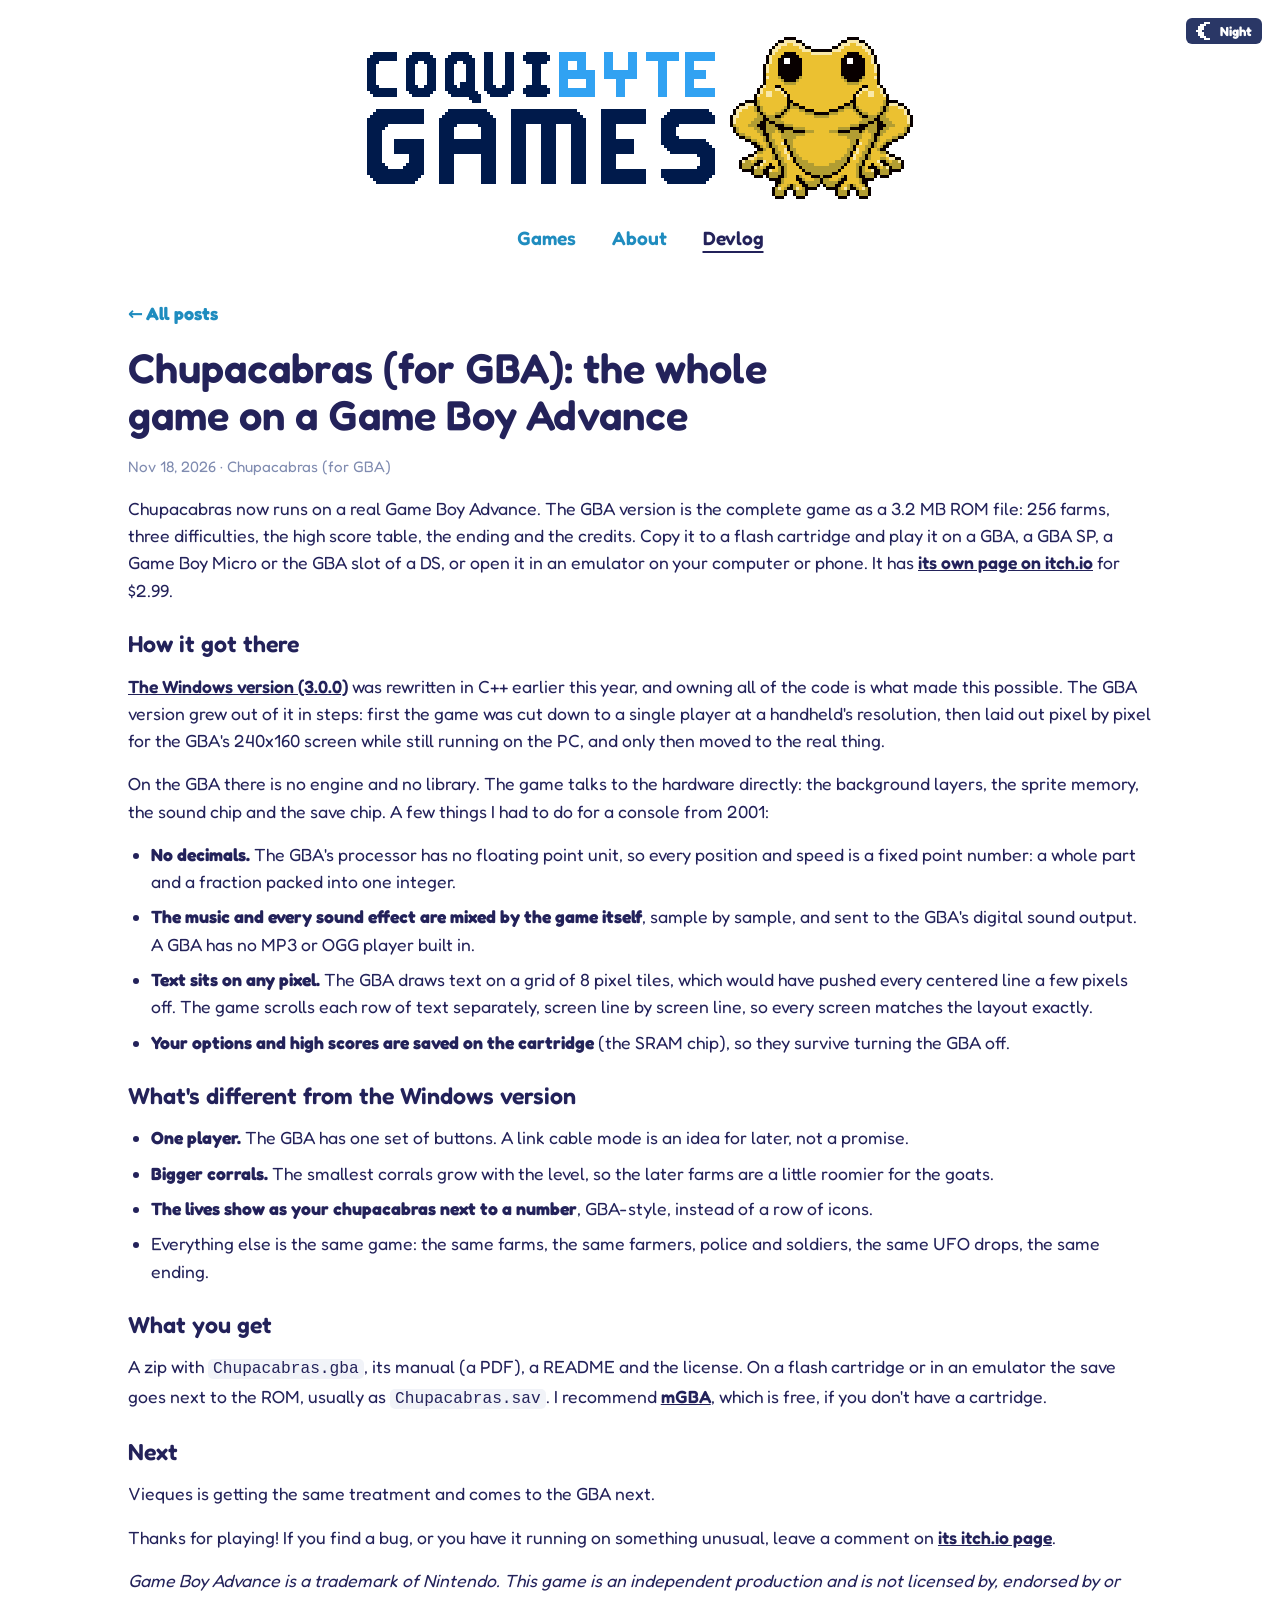
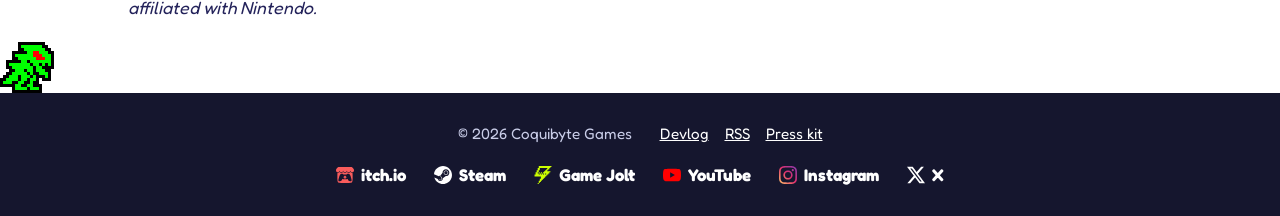
<file: devlog/chupacabras-gba-1-0-0.html>
<!doctype html>
<html lang="en">
<head>
<title>Chupacabras (for GBA) 1.0.0 · Coquibyte Games</title>
<meta name="description" content="Chupacabras now runs on a real Game Boy Advance. The whole game as a ROM file, how it got there and what's different from the Windows version.">
<meta charset="utf-8">
<meta name="viewport" content="width=device-width,initial-scale=1,viewport-fit=cover">
<link rel="icon" type="image/png" href="../img/favicon.png">
<!-- Link previews on social sites and chats (build.ps1 fills these from the page's title, description, path and image) -->
<meta property="og:site_name" content="Coquibyte Games">
<meta property="og:type" content="article">
<meta property="article:published_time" content="2026-11-18T12:00:00Z">
<meta property="og:title" content="Chupacabras (for GBA) 1.0.0 · Coquibyte Games">
<meta property="og:description" content="Chupacabras now runs on a real Game Boy Advance. The whole game as a ROM file, how it got there and what's different from the Windows version.">
<link rel="canonical" href="https://coquibytegames.com/devlog/chupacabras-gba-1-0-0.html">
<meta property="og:url" content="https://coquibytegames.com/devlog/chupacabras-gba-1-0-0.html">
<meta property="og:image" content="https://coquibytegames.com/img/trailers/chupacabras-gba.jpg">
<meta name="twitter:card" content="summary_large_image">
<meta name="twitter:site" content="@CoquiByteGames">
<link rel="alternate" type="application/rss+xml" title="Coquibyte Games devlog" href="../feed.xml">
<link rel="stylesheet" href="../css/style.css">
<script>
// Day or night, set before the page draws: the visitor's choice (the Day/Night button), otherwise their system's setting.
// The choice is kept in localStorage, so it holds across visits, and in window.name, which carries over to the next page
// in the same tab even where storage is blocked
function cbGet(key){
  try{var v=localStorage.getItem(key);if(v)return v;}catch(e){}
  var m=(window.name||"").match(new RegExp("(?:^|;)"+key+"=([a-z]+)"));
  return m?m[1]:null;
}
function cbSet(key,value){
  try{localStorage.setItem(key,value);}catch(e){}
  var parts=(window.name||"").split(";").filter(function(p){return p&&p.indexOf(key+"=")!==0;});
  parts.push(key+"="+value);
  window.name=parts.join(";");
}
(function(){
  var mode=cbGet("cb-mode"),system=window.matchMedia&&window.matchMedia("(prefers-color-scheme: dark)").matches;
  document.documentElement.dataset.theme=mode||(system?"dark":"light");
})();
// The pixel-art logo on whole screen pixels: at a fractional screen scale (150%: 1.5 screen pixels per CSS pixel) its 1 px strokes
// would come out uneven, so the logo is zoomed to the next whole number of screen pixels per art pixel (2 at 150%, 1 at 100%, 2 at 200%)
function cbBrandZoom(){
  var dpr=window.devicePixelRatio||1;
  document.documentElement.style.setProperty("--brand-zoom",Math.ceil(dpr-0.01)/dpr);
}
cbBrandZoom();
</script>
<script src="../js/site.js" defer></script>


</head>
<body data-page="devlog">
<div class="wrap">
<a class="skip" href="#main">Skip to content</a>
<header class="site-head">
  <!-- The logo big and centered, in two layers (tools/make-logos.ps1): the lettering links home, the coquí over it is a button that croaks -->
  <div class="bar-brand">
    <a class="logo-text" href="../index.html" aria-label="Coquibyte Games, home">
      <img class="day-only" src="../img/logo-text-day.png" width="184" height="56" alt="">
      <img class="night-only" src="../img/logo-text-night.png" width="184" height="56" alt="">
    </a>
    <button type="button" class="coqui" id="coqui" data-sound="../audio/coqui.wav" aria-label="Coquí!">
      <img src="../img/logo-coqui.png" width="61" height="54" alt="">
    </button>
  </div>
  <nav class="site-nav" aria-label="Main">
    <a href="../index.html" data-nav="games">Games</a>
    <a href="../about.html" data-nav="about">About</a>
    <a href="../devlog.html" data-nav="devlog">Devlog</a>
  </nav>
  <!-- Day/Night at the top right corner of the page (2026-11-02): the shared button (js/site.js) -->
  <div class="toolbar">
    <button type="button" class="mode" id="mode" data-modes="light dark" data-sun="../img/sun.png" data-moon="../img/moon.png"></button>
  </div>
</header>

<main id="main">
  <article class="post">
    <a class="back" href="../devlog.html">← All posts</a>
    <span class="meta"><span class="gtag">Chupacabras (for GBA)</span><time datetime="2026-11-18">Nov 18, 2026</time></span>
    <h1>Chupacabras (for GBA): the whole game on a Game Boy Advance</h1>
    <p>Chupacabras now runs on a real Game Boy Advance. The GBA version is the complete game as a 3.2 MB ROM file: 256 farms, three difficulties, the high score table, the ending and the credits. Copy it to a flash cartridge and play it on a GBA, a GBA SP, a Game Boy Micro or the GBA slot of a DS, or open it in an emulator on your computer or phone. It has <a href="https://coquibytegames.itch.io/chupacabras-gba">its own page on itch.io</a> for $2.99.</p>

    <h2>How it got there</h2>
    <p><a href="chupacabras-3-0-0.html">The Windows version (3.0.0)</a> was rewritten in C++ earlier this year, and owning all of the code is what made this possible. The GBA version grew out of it in steps: first the game was cut down to a single player at a handheld's resolution, then laid out pixel by pixel for the GBA's 240x160 screen while still running on the PC, and only then moved to the real thing.</p>
    <p>On the GBA there is no engine and no library. The game talks to the hardware directly: the background layers, the sprite memory, the sound chip and the save chip. A few things I had to do for a console from 2001:</p>
    <ul>
      <li><strong>No decimals.</strong> The GBA's processor has no floating point unit, so every position and speed is a fixed point number: a whole part and a fraction packed into one integer.</li>
      <li><strong>The music and every sound effect are mixed by the game itself</strong>, sample by sample, and sent to the GBA's digital sound output. A GBA has no MP3 or OGG player built in.</li>
      <li><strong>Text sits on any pixel.</strong> The GBA draws text on a grid of 8 pixel tiles, which would have pushed every centered line a few pixels off. The game scrolls each row of text separately, screen line by screen line, so every screen matches the layout exactly.</li>
      <li><strong>Your options and high scores are saved on the cartridge</strong> (the SRAM chip), so they survive turning the GBA off.</li>
    </ul>

    <h2>What's different from the Windows version</h2>
    <ul>
      <li><strong>One player.</strong> The GBA has one set of buttons. A link cable mode is an idea for later, not a promise.</li>
      <li><strong>Bigger corrals.</strong> The smallest corrals grow with the level, so the later farms are a little roomier for the goats.</li>
      <li><strong>The lives show as your chupacabras next to a number</strong>, GBA-style, instead of a row of icons.</li>
      <li>Everything else is the same game: the same farms, the same farmers, police and soldiers, the same UFO drops, the same ending.</li>
    </ul>

    <h2>What you get</h2>
    <p>A zip with <code>Chupacabras.gba</code>, its manual (a PDF), a README and the license. On a flash cartridge or in an emulator the save goes next to the ROM, usually as <code>Chupacabras.sav</code>. I recommend <a href="https://mgba.io/">mGBA</a>, which is free, if you don't have a cartridge.</p>

    <h2>Next</h2>
    <p>Vieques is getting the same treatment and comes to the GBA next.</p>
    <p>Thanks for playing! If you find a bug, or you have it running on something unusual, leave a comment on <a href="https://coquibytegames.itch.io/chupacabras-gba">its itch.io page</a>.</p>
    <p><em>Game Boy Advance is a trademark of Nintendo. This game is an independent production and is not licensed by, endorsed by or affiliated with Nintendo.</em></p>
  </article>
</main>
<footer>
  <!-- The Chupacabras that runs along the footer's top edge is a button: it opens Chupacabras Run (js/chupa-run.js), an endless
       runner after Chrome's dinosaur game jumping the game's corral fences, played in the strip below, the full width of the page -->
  <button type="button" class="chupa" id="chupa" aria-label="Play Chupacabras Run"></button>
  <div class="cg" id="chupa-game" role="region" aria-label="Chupacabras Run" hidden>
    <canvas id="cg-canvas" width="240" height="80" tabindex="0" data-run="../img/chupacabras-run.png" data-fence="../img/fence.png" data-goat="../img/goat.png" data-bite="../img/bite.png" data-sound-animal-hit="../audio/animal-hit.wav" data-sound-pick-up="../audio/pick-up.wav" data-sound-hit="../audio/hit.wav" data-sound-jump="../audio/jump.wav"></canvas>
    <div class="cg-top">
      <strong>Chupacabras Run</strong>
      <span class="cg-score"><span id="cg-hi">HI 00000</span> <span id="cg-now">00000</span></span>
      <button type="button" class="cg-close" id="cg-close" aria-label="Close">×</button>
    </div>
    <p class="cg-hint" id="cg-hint">Space, up or tap to jump</p>
  </div>
  <div class="foot-row">
    <span>© 2026 Coquibyte Games</span>
    <nav aria-label="Site">
      <a href="../devlog.html">Devlog</a>
      <a href="../feed.xml">RSS</a>
      <a href="../press.html">Press kit</a>
    </nav>
  </div>
  <!-- The social links with their marks (2026-11-03): Simple Icons (CC0) inline, in the brand colors (Steam and X white on the dark footer) -->
  <nav class="social" aria-label="Elsewhere">
    <a href="https://coquibytegames.itch.io/"><svg class="ico svg" viewBox="0 0 24 24" aria-hidden="true"><path fill="#FA5C5C" d="M3.13 1.338C2.08 1.96.02 4.328 0 4.95v1.03c0 1.303 1.22 2.45 2.325 2.45 1.33 0 2.436-1.102 2.436-2.41 0 1.308 1.07 2.41 2.4 2.41 1.328 0 2.362-1.102 2.362-2.41 0 1.308 1.137 2.41 2.466 2.41h.024c1.33 0 2.466-1.102 2.466-2.41 0 1.308 1.034 2.41 2.363 2.41 1.33 0 2.4-1.102 2.4-2.41 0 1.308 1.106 2.41 2.435 2.41C22.78 8.43 24 7.282 24 5.98V4.95c-.02-.62-2.082-2.99-3.13-3.612-3.253-.114-5.508-.134-8.87-.133-3.362 0-7.945.053-8.87.133zm6.376 6.477a2.74 2.74 0 0 1-.468.602c-.5.49-1.19.795-1.947.795a2.786 2.786 0 0 1-1.95-.795c-.182-.178-.32-.37-.446-.59-.127.222-.303.412-.486.59a2.788 2.788 0 0 1-1.95.795c-.092 0-.187-.025-.264-.052-.107 1.113-.152 2.176-.168 2.95v.005l-.006 1.167c.02 2.334-.23 7.564 1.03 8.85 1.952.454 5.545.662 9.15.663 3.605 0 7.198-.21 9.15-.664 1.26-1.284 1.01-6.514 1.03-8.848l-.006-1.167v-.004c-.016-.775-.06-1.838-.168-2.95-.077.026-.172.052-.263.052a2.788 2.788 0 0 1-1.95-.795c-.184-.178-.36-.368-.486-.59-.127.22-.265.412-.447.59a2.786 2.786 0 0 1-1.95.794c-.76 0-1.446-.303-1.948-.793a2.74 2.74 0 0 1-.468-.602 2.738 2.738 0 0 1-.463.602 2.787 2.787 0 0 1-1.95.794h-.16a2.787 2.787 0 0 1-1.95-.793 2.738 2.738 0 0 1-.464-.602zm-2.004 2.59v.002c.795.002 1.5 0 2.373.953.687-.072 1.406-.108 2.125-.107.72 0 1.438.035 2.125.107.873-.953 1.578-.95 2.372-.953.376 0 1.876 0 2.92 2.934l1.123 4.028c.832 2.995-.266 3.068-1.636 3.07-2.03-.075-3.156-1.55-3.156-3.025-1.124.184-2.436.276-3.748.277-1.312 0-2.624-.093-3.748-.277 0 1.475-1.125 2.95-3.156 3.026-1.37-.004-2.468-.077-1.636-3.072l1.122-4.027c1.045-2.934 2.545-2.934 2.92-2.934zM12 12.714c-.002.002-2.14 1.964-2.523 2.662l1.4-.056v1.22c0 .056.56.033 1.123.007.562.026 1.124.05 1.124-.008v-1.22l1.4.055C14.138 14.677 12 12.713 12 12.713z"/></svg>itch.io</a>
    <a href="https://store.steampowered.com/search/?developer=Coquibyte%20Games"><svg class="ico svg" viewBox="0 0 24 24" aria-hidden="true"><path fill="#FFFFFF" d="M11.979 0C5.678 0 .511 4.86.022 11.037l6.432 2.658c.545-.371 1.203-.59 1.912-.59.063 0 .125.004.188.006l2.861-4.142V8.91c0-2.495 2.028-4.524 4.524-4.524 2.494 0 4.524 2.031 4.524 4.527s-2.03 4.525-4.524 4.525h-.105l-4.076 2.911c0 .052.004.105.004.159 0 1.875-1.515 3.396-3.39 3.396-1.635 0-3.016-1.173-3.331-2.727L.436 15.27C1.862 20.307 6.486 24 11.979 24c6.627 0 11.999-5.373 11.999-12S18.605 0 11.979 0zM7.54 18.21l-1.473-.61c.262.543.714.999 1.314 1.25 1.297.539 2.793-.076 3.332-1.375.263-.63.264-1.319.005-1.949s-.75-1.121-1.377-1.383c-.624-.26-1.29-.249-1.878-.03l1.523.63c.956.4 1.409 1.5 1.009 2.455-.397.957-1.497 1.41-2.454 1.012H7.54zm11.415-9.303c0-1.662-1.353-3.015-3.015-3.015-1.665 0-3.015 1.353-3.015 3.015 0 1.665 1.35 3.015 3.015 3.015 1.663 0 3.015-1.35 3.015-3.015zm-5.273-.005c0-1.252 1.013-2.266 2.265-2.266 1.249 0 2.266 1.014 2.266 2.266 0 1.251-1.017 2.265-2.266 2.265-1.253 0-2.265-1.014-2.265-2.265z"/></svg>Steam</a>
    <a href="https://gamejolt.com/@CoquiByteGames"><svg class="ico svg" viewBox="0 0 24 24" aria-hidden="true"><path fill="#CCFF00" d="M6.353 0v2.824H4.94v2.823H3.53v2.824H2.118v2.823H.706v2.824h8.47v2.823H7.765v2.824H6.353v2.823h1.412v-1.412h1.411v-1.411h1.412v-1.412H12V16.94h1.412v-1.41h1.412v-1.411h1.411v-1.412h1.412v-1.412h1.412V9.882h1.412V8.471h1.411V7.059h-4.235V5.647h1.412V4.235h1.412V2.824h1.411V1.412h1.412V0zm0 22.588H4.94V24h1.412zM7.765 2.824h9.882v1.411h-1.412v1.412h-1.411V7.06h-1.412v1.41H12v1.411h1.412v1.412H12V9.882h-1.412v1.412H9.176V9.882H7.765v1.412H6.353V9.882H4.94V8.471h1.412V5.647h1.412zM6.353 8.47v1.411h1.412v-1.41zm2.823 1.411h1.412v-1.41H9.176zm5.648 0h1.411v1.412h-1.411Z"/></svg>Game Jolt</a>
    <a href="https://www.youtube.com/channel/UC5mKjan32Wj9773EDvB_U4A"><svg class="ico svg" viewBox="0 0 24 24" aria-hidden="true"><path fill="#FF0000" d="M23.498 6.186a3.016 3.016 0 0 0-2.122-2.136C19.505 3.545 12 3.545 12 3.545s-7.505 0-9.377.505A3.017 3.017 0 0 0 .502 6.186C0 8.07 0 12 0 12s0 3.93.502 5.814a3.016 3.016 0 0 0 2.122 2.136c1.871.505 9.376.505 9.376.505s7.505 0 9.377-.505a3.015 3.015 0 0 0 2.122-2.136C24 15.93 24 12 24 12s0-3.93-.502-5.814zM9.545 15.568V8.432L15.818 12l-6.273 3.568z"/></svg>YouTube</a>
    <a href="https://www.instagram.com/coquibytegames/"><svg class="ico svg" viewBox="0 0 24 24" aria-hidden="true"><defs><linearGradient id="ig" x1="0" y1="1" x2="1" y2="0"><stop offset="0" stop-color="#FDC468"/><stop offset=".5" stop-color="#E1306C"/><stop offset="1" stop-color="#833AB4"/></linearGradient></defs><path fill="url(#ig)" d="M7.0301.084c-1.2768.0602-2.1487.264-2.911.5634-.7888.3075-1.4575.72-2.1228 1.3877-.6652.6677-1.075 1.3368-1.3802 2.127-.2954.7638-.4956 1.6365-.552 2.914-.0564 1.2775-.0689 1.6882-.0626 4.947.0062 3.2586.0206 3.6671.0825 4.9473.061 1.2765.264 2.1482.5635 2.9107.308.7889.72 1.4573 1.388 2.1228.6679.6655 1.3365 1.0743 2.1285 1.38.7632.295 1.6361.4961 2.9134.552 1.2773.056 1.6884.069 4.9462.0627 3.2578-.0062 3.668-.0207 4.9478-.0814 1.28-.0607 2.147-.2652 2.9098-.5633.7889-.3086 1.4578-.72 2.1228-1.3881.665-.6682 1.0745-1.3378 1.3795-2.1284.2957-.7632.4966-1.636.552-2.9124.056-1.2809.0692-1.6898.063-4.948-.0063-3.2583-.021-3.6668-.0817-4.9465-.0607-1.2797-.264-2.1487-.5633-2.9117-.3084-.7889-.72-1.4568-1.3876-2.1228C21.2982 1.33 20.628.9208 19.8378.6165 19.074.321 18.2017.1197 16.9244.0645 15.6471.0093 15.236-.005 11.977.0014 8.718.0076 8.31.0215 7.0301.0839m.1402 21.6932c-1.17-.0509-1.8053-.2453-2.2287-.408-.5606-.216-.96-.4771-1.3819-.895-.422-.4178-.6811-.8186-.9-1.378-.1644-.4234-.3624-1.058-.4171-2.228-.0595-1.2645-.072-1.6442-.079-4.848-.007-3.2037.0053-3.583.0607-4.848.05-1.169.2456-1.805.408-2.2282.216-.5613.4762-.96.895-1.3816.4188-.4217.8184-.6814 1.3783-.9003.423-.1651 1.0575-.3614 2.227-.4171 1.2655-.06 1.6447-.072 4.848-.079 3.2033-.007 3.5835.005 4.8495.0608 1.169.0508 1.8053.2445 2.228.408.5608.216.96.4754 1.3816.895.4217.4194.6816.8176.9005 1.3787.1653.4217.3617 1.056.4169 2.2263.0602 1.2655.0739 1.645.0796 4.848.0058 3.203-.0055 3.5834-.061 4.848-.051 1.17-.245 1.8055-.408 2.2294-.216.5604-.4763.96-.8954 1.3814-.419.4215-.8181.6811-1.3783.9-.4224.1649-1.0577.3617-2.2262.4174-1.2656.0595-1.6448.072-4.8493.079-3.2045.007-3.5825-.006-4.848-.0608M16.953 5.5864A1.44 1.44 0 1 0 18.39 4.144a1.44 1.44 0 0 0-1.437 1.4424M5.8385 12.012c.0067 3.4032 2.7706 6.1557 6.173 6.1493 3.4026-.0065 6.157-2.7701 6.1506-6.1733-.0065-3.4032-2.771-6.1565-6.174-6.1498-3.403.0067-6.156 2.771-6.1496 6.1738M8 12.0077a4 4 0 1 1 4.008 3.9921A3.9996 3.9996 0 0 1 8 12.0077"/></svg>Instagram</a>
    <a href="https://x.com/CoquiByteGames"><svg class="ico svg" viewBox="0 0 24 24" aria-hidden="true"><path fill="#FFFFFF" d="M18.901 1.153h3.68l-8.04 9.19L24 22.846h-7.406l-5.8-7.584-6.638 7.584H.474l8.6-9.83L0 1.154h7.594l5.243 6.932ZM17.61 20.644h2.039L6.486 3.24H4.298Z"/></svg>X</a>
  </nav>
</footer>
<script src="../js/chupa-run.js" defer></script>

</div>
</body>
</html>
</file>
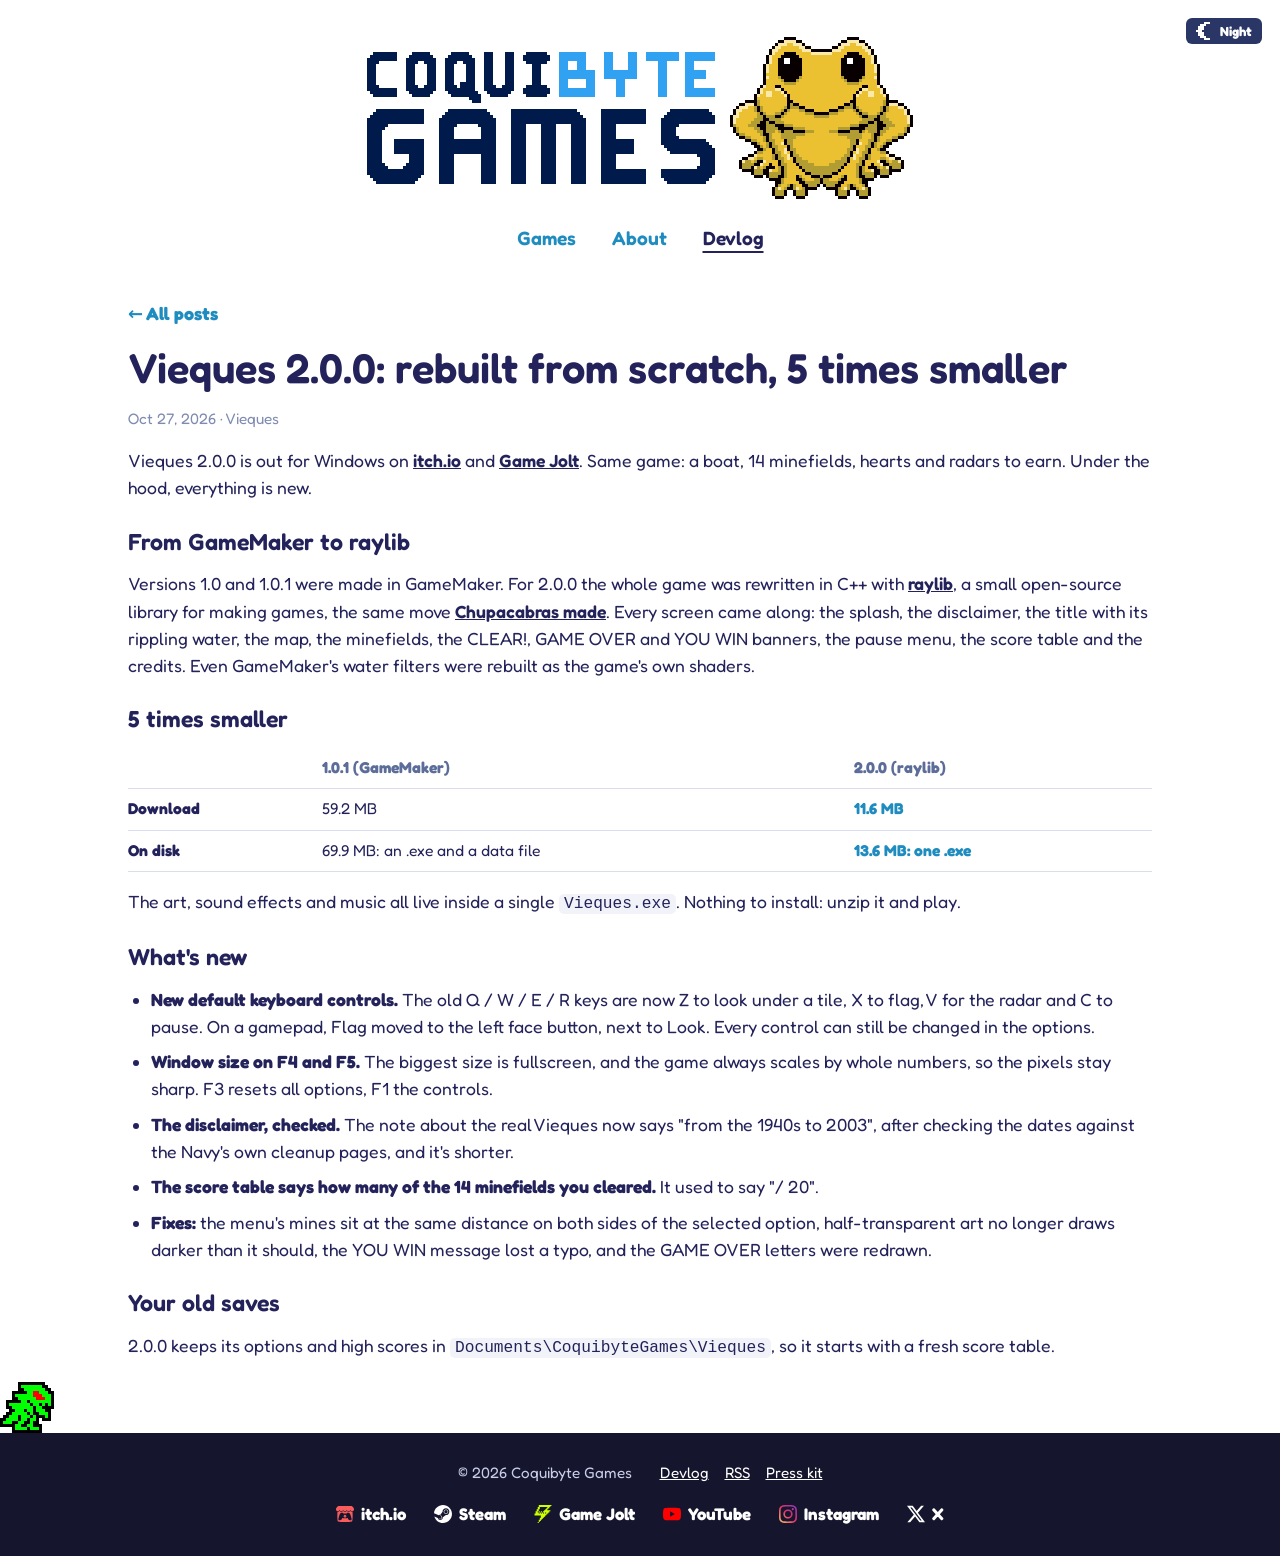
<file: devlog/vieques-2-0-0.html>
<!doctype html>
<html lang="en">
<head>
<title>Vieques 2.0.0 · Coquibyte Games</title>
<meta name="description" content="Vieques rebuilt from scratch in C++ with raylib: the same game, 5 times smaller, with new controls and fixes.">
<meta charset="utf-8">
<meta name="viewport" content="width=device-width,initial-scale=1,viewport-fit=cover">
<link rel="icon" type="image/png" href="../img/favicon.png">
<!-- Link previews on social sites and chats (build.ps1 fills these from the page's title, description, path and image) -->
<meta property="og:site_name" content="Coquibyte Games">
<meta property="og:type" content="article">
<meta property="article:published_time" content="2026-10-27T12:00:00Z">
<meta property="og:title" content="Vieques 2.0.0 · Coquibyte Games">
<meta property="og:description" content="Vieques rebuilt from scratch in C++ with raylib: the same game, 5 times smaller, with new controls and fixes.">
<link rel="canonical" href="https://coquibytegames.com/devlog/vieques-2-0-0.html">
<meta property="og:url" content="https://coquibytegames.com/devlog/vieques-2-0-0.html">
<meta property="og:image" content="https://coquibytegames.com/img/shots/vieques/01.png">
<meta name="twitter:card" content="summary_large_image">
<meta name="twitter:site" content="@CoquiByteGames">
<link rel="alternate" type="application/rss+xml" title="Coquibyte Games devlog" href="../feed.xml">
<link rel="stylesheet" href="../css/style.css">
<script>
// Day or night, set before the page draws: the visitor's choice (the Day/Night button), otherwise their system's setting.
// The choice is kept in localStorage, so it holds across visits, and in window.name, which carries over to the next page
// in the same tab even where storage is blocked
function cbGet(key){
  try{var v=localStorage.getItem(key);if(v)return v;}catch(e){}
  var m=(window.name||"").match(new RegExp("(?:^|;)"+key+"=([a-z]+)"));
  return m?m[1]:null;
}
function cbSet(key,value){
  try{localStorage.setItem(key,value);}catch(e){}
  var parts=(window.name||"").split(";").filter(function(p){return p&&p.indexOf(key+"=")!==0;});
  parts.push(key+"="+value);
  window.name=parts.join(";");
}
(function(){
  var mode=cbGet("cb-mode"),system=window.matchMedia&&window.matchMedia("(prefers-color-scheme: dark)").matches;
  document.documentElement.dataset.theme=mode||(system?"dark":"light");
})();
// The pixel-art logo on whole screen pixels: at a fractional screen scale (150%: 1.5 screen pixels per CSS pixel) its 1 px strokes
// would come out uneven, so the logo is zoomed to the next whole number of screen pixels per art pixel (2 at 150%, 1 at 100%, 2 at 200%)
function cbBrandZoom(){
  var dpr=window.devicePixelRatio||1;
  document.documentElement.style.setProperty("--brand-zoom",Math.ceil(dpr-0.01)/dpr);
}
cbBrandZoom();
</script>
<script src="../js/site.js" defer></script>


</head>
<body data-page="devlog">
<div class="wrap">
<a class="skip" href="#main">Skip to content</a>
<header class="site-head">
  <!-- The logo big and centered, in two layers (tools/make-logos.ps1): the lettering links home, the coquí over it is a button that croaks -->
  <div class="bar-brand">
    <a class="logo-text" href="../index.html" aria-label="Coquibyte Games, home">
      <img class="day-only" src="../img/logo-text-day.png" width="184" height="56" alt="">
      <img class="night-only" src="../img/logo-text-night.png" width="184" height="56" alt="">
    </a>
    <button type="button" class="coqui" id="coqui" data-sound="../audio/coqui.wav" aria-label="Coquí!">
      <img src="../img/logo-coqui.png" width="61" height="54" alt="">
    </button>
  </div>
  <nav class="site-nav" aria-label="Main">
    <a href="../index.html" data-nav="games">Games</a>
    <a href="../about.html" data-nav="about">About</a>
    <a href="../devlog.html" data-nav="devlog">Devlog</a>
  </nav>
  <!-- Day/Night at the top right corner of the page (2026-11-02): the shared button (js/site.js) -->
  <div class="toolbar">
    <button type="button" class="mode" id="mode" data-modes="light dark" data-sun="../img/sun.png" data-moon="../img/moon.png"></button>
  </div>
</header>

<main id="main">
  <article class="post">
    <a class="back" href="../devlog.html">← All posts</a>
    <span class="meta"><span class="gtag">Vieques</span><time datetime="2026-10-27">Oct 27, 2026</time></span>
    <h1>Vieques 2.0.0: rebuilt from scratch, 5 times smaller</h1>
    <p>Vieques 2.0.0 is out for Windows on <a href="https://coquibytegames.itch.io/vieques">itch.io</a> and <a href="https://gamejolt.com/games/vieques/968191">Game Jolt</a>. Same game: a boat, 14 minefields, hearts and radars to earn. Under the hood, everything is new.</p>

    <h2>From GameMaker to raylib</h2>
    <p>Versions 1.0 and 1.0.1 were made in GameMaker. For 2.0.0 the whole game was rewritten in C++ with <a href="https://www.raylib.com/">raylib</a>, a small open-source library for making games, the same move <a href="chupacabras-3-0-0.html">Chupacabras made</a>. Every screen came along: the splash, the disclaimer, the title with its rippling water, the map, the minefields, the CLEAR!, GAME OVER and YOU WIN banners, the pause menu, the score table and the credits. Even GameMaker's water filters were rebuilt as the game's own shaders.</p>

    <h2>5 times smaller</h2>
    <table class="compare">
      <thead><tr><th></th><th>1.0.1 (GameMaker)</th><th>2.0.0 (raylib)</th></tr></thead>
      <tbody>
        <tr><th>Download</th><td>59.2 MB</td><td>11.6 MB</td></tr>
        <tr><th>On disk</th><td>69.9 MB: an .exe and a data file</td><td>13.6 MB: one .exe</td></tr>
      </tbody>
    </table>
    <p>The art, sound effects and music all live inside a single <code>Vieques.exe</code>. Nothing to install: unzip it and play.</p>

    <h2>What's new</h2>
    <ul>
      <li><strong>New default keyboard controls.</strong> The old Q / W / E / R keys are now Z to look under a tile, X to flag, V for the radar and C to pause. On a gamepad, Flag moved to the left face button, next to Look. Every control can still be changed in the options.</li>
      <li><strong>Window size on F4 and F5.</strong> The biggest size is fullscreen, and the game always scales by whole numbers, so the pixels stay sharp. F3 resets all options, F1 the controls.</li>
      <li><strong>The disclaimer, checked.</strong> The note about the real Vieques now says "from the 1940s to 2003", after checking the dates against the Navy's own cleanup pages, and it's shorter.</li>
      <li><strong>The score table says how many of the 14 minefields you cleared.</strong> It used to say "/ 20".</li>
      <li><strong>Fixes:</strong> the menu's mines sit at the same distance on both sides of the selected option, half-transparent art no longer draws darker than it should, the YOU WIN message lost a typo, and the GAME OVER letters were redrawn.</li>
    </ul>

    <h2>Your old saves</h2>
    <p>2.0.0 keeps its options and high scores in <code>Documents\CoquibyteGames\Vieques</code>, so it starts with a fresh score table.</p>
  </article>
</main>
<footer>
  <!-- The Chupacabras that runs along the footer's top edge is a button: it opens Chupacabras Run (js/chupa-run.js), an endless
       runner after Chrome's dinosaur game jumping the game's corral fences, played in the strip below, the full width of the page -->
  <button type="button" class="chupa" id="chupa" aria-label="Play Chupacabras Run"></button>
  <div class="cg" id="chupa-game" role="region" aria-label="Chupacabras Run" hidden>
    <canvas id="cg-canvas" width="240" height="80" tabindex="0" data-run="../img/chupacabras-run.png" data-fence="../img/fence.png" data-goat="../img/goat.png" data-bite="../img/bite.png" data-sound-animal-hit="../audio/animal-hit.wav" data-sound-pick-up="../audio/pick-up.wav" data-sound-hit="../audio/hit.wav" data-sound-jump="../audio/jump.wav"></canvas>
    <div class="cg-top">
      <strong>Chupacabras Run</strong>
      <span class="cg-score"><span id="cg-hi">HI 00000</span> <span id="cg-now">00000</span></span>
      <button type="button" class="cg-close" id="cg-close" aria-label="Close">×</button>
    </div>
    <p class="cg-hint" id="cg-hint">Space, up or tap to jump</p>
  </div>
  <div class="foot-row">
    <span>© 2026 Coquibyte Games</span>
    <nav aria-label="Site">
      <a href="../devlog.html">Devlog</a>
      <a href="../feed.xml">RSS</a>
      <a href="../press.html">Press kit</a>
    </nav>
  </div>
  <!-- The social links with their marks (2026-11-03): Simple Icons (CC0) inline, in the brand colors (Steam and X white on the dark footer) -->
  <nav class="social" aria-label="Elsewhere">
    <a href="https://coquibytegames.itch.io/"><svg class="ico svg" viewBox="0 0 24 24" aria-hidden="true"><path fill="#FA5C5C" d="M3.13 1.338C2.08 1.96.02 4.328 0 4.95v1.03c0 1.303 1.22 2.45 2.325 2.45 1.33 0 2.436-1.102 2.436-2.41 0 1.308 1.07 2.41 2.4 2.41 1.328 0 2.362-1.102 2.362-2.41 0 1.308 1.137 2.41 2.466 2.41h.024c1.33 0 2.466-1.102 2.466-2.41 0 1.308 1.034 2.41 2.363 2.41 1.33 0 2.4-1.102 2.4-2.41 0 1.308 1.106 2.41 2.435 2.41C22.78 8.43 24 7.282 24 5.98V4.95c-.02-.62-2.082-2.99-3.13-3.612-3.253-.114-5.508-.134-8.87-.133-3.362 0-7.945.053-8.87.133zm6.376 6.477a2.74 2.74 0 0 1-.468.602c-.5.49-1.19.795-1.947.795a2.786 2.786 0 0 1-1.95-.795c-.182-.178-.32-.37-.446-.59-.127.222-.303.412-.486.59a2.788 2.788 0 0 1-1.95.795c-.092 0-.187-.025-.264-.052-.107 1.113-.152 2.176-.168 2.95v.005l-.006 1.167c.02 2.334-.23 7.564 1.03 8.85 1.952.454 5.545.662 9.15.663 3.605 0 7.198-.21 9.15-.664 1.26-1.284 1.01-6.514 1.03-8.848l-.006-1.167v-.004c-.016-.775-.06-1.838-.168-2.95-.077.026-.172.052-.263.052a2.788 2.788 0 0 1-1.95-.795c-.184-.178-.36-.368-.486-.59-.127.22-.265.412-.447.59a2.786 2.786 0 0 1-1.95.794c-.76 0-1.446-.303-1.948-.793a2.74 2.74 0 0 1-.468-.602 2.738 2.738 0 0 1-.463.602 2.787 2.787 0 0 1-1.95.794h-.16a2.787 2.787 0 0 1-1.95-.793 2.738 2.738 0 0 1-.464-.602zm-2.004 2.59v.002c.795.002 1.5 0 2.373.953.687-.072 1.406-.108 2.125-.107.72 0 1.438.035 2.125.107.873-.953 1.578-.95 2.372-.953.376 0 1.876 0 2.92 2.934l1.123 4.028c.832 2.995-.266 3.068-1.636 3.07-2.03-.075-3.156-1.55-3.156-3.025-1.124.184-2.436.276-3.748.277-1.312 0-2.624-.093-3.748-.277 0 1.475-1.125 2.95-3.156 3.026-1.37-.004-2.468-.077-1.636-3.072l1.122-4.027c1.045-2.934 2.545-2.934 2.92-2.934zM12 12.714c-.002.002-2.14 1.964-2.523 2.662l1.4-.056v1.22c0 .056.56.033 1.123.007.562.026 1.124.05 1.124-.008v-1.22l1.4.055C14.138 14.677 12 12.713 12 12.713z"/></svg>itch.io</a>
    <a href="https://store.steampowered.com/search/?developer=Coquibyte%20Games"><svg class="ico svg" viewBox="0 0 24 24" aria-hidden="true"><path fill="#FFFFFF" d="M11.979 0C5.678 0 .511 4.86.022 11.037l6.432 2.658c.545-.371 1.203-.59 1.912-.59.063 0 .125.004.188.006l2.861-4.142V8.91c0-2.495 2.028-4.524 4.524-4.524 2.494 0 4.524 2.031 4.524 4.527s-2.03 4.525-4.524 4.525h-.105l-4.076 2.911c0 .052.004.105.004.159 0 1.875-1.515 3.396-3.39 3.396-1.635 0-3.016-1.173-3.331-2.727L.436 15.27C1.862 20.307 6.486 24 11.979 24c6.627 0 11.999-5.373 11.999-12S18.605 0 11.979 0zM7.54 18.21l-1.473-.61c.262.543.714.999 1.314 1.25 1.297.539 2.793-.076 3.332-1.375.263-.63.264-1.319.005-1.949s-.75-1.121-1.377-1.383c-.624-.26-1.29-.249-1.878-.03l1.523.63c.956.4 1.409 1.5 1.009 2.455-.397.957-1.497 1.41-2.454 1.012H7.54zm11.415-9.303c0-1.662-1.353-3.015-3.015-3.015-1.665 0-3.015 1.353-3.015 3.015 0 1.665 1.35 3.015 3.015 3.015 1.663 0 3.015-1.35 3.015-3.015zm-5.273-.005c0-1.252 1.013-2.266 2.265-2.266 1.249 0 2.266 1.014 2.266 2.266 0 1.251-1.017 2.265-2.266 2.265-1.253 0-2.265-1.014-2.265-2.265z"/></svg>Steam</a>
    <a href="https://gamejolt.com/@CoquiByteGames"><svg class="ico svg" viewBox="0 0 24 24" aria-hidden="true"><path fill="#CCFF00" d="M6.353 0v2.824H4.94v2.823H3.53v2.824H2.118v2.823H.706v2.824h8.47v2.823H7.765v2.824H6.353v2.823h1.412v-1.412h1.411v-1.411h1.412v-1.412H12V16.94h1.412v-1.41h1.412v-1.411h1.411v-1.412h1.412v-1.412h1.412V9.882h1.412V8.471h1.411V7.059h-4.235V5.647h1.412V4.235h1.412V2.824h1.411V1.412h1.412V0zm0 22.588H4.94V24h1.412zM7.765 2.824h9.882v1.411h-1.412v1.412h-1.411V7.06h-1.412v1.41H12v1.411h1.412v1.412H12V9.882h-1.412v1.412H9.176V9.882H7.765v1.412H6.353V9.882H4.94V8.471h1.412V5.647h1.412zM6.353 8.47v1.411h1.412v-1.41zm2.823 1.411h1.412v-1.41H9.176zm5.648 0h1.411v1.412h-1.411Z"/></svg>Game Jolt</a>
    <a href="https://www.youtube.com/channel/UC5mKjan32Wj9773EDvB_U4A"><svg class="ico svg" viewBox="0 0 24 24" aria-hidden="true"><path fill="#FF0000" d="M23.498 6.186a3.016 3.016 0 0 0-2.122-2.136C19.505 3.545 12 3.545 12 3.545s-7.505 0-9.377.505A3.017 3.017 0 0 0 .502 6.186C0 8.07 0 12 0 12s0 3.93.502 5.814a3.016 3.016 0 0 0 2.122 2.136c1.871.505 9.376.505 9.376.505s7.505 0 9.377-.505a3.015 3.015 0 0 0 2.122-2.136C24 15.93 24 12 24 12s0-3.93-.502-5.814zM9.545 15.568V8.432L15.818 12l-6.273 3.568z"/></svg>YouTube</a>
    <a href="https://www.instagram.com/coquibytegames/"><svg class="ico svg" viewBox="0 0 24 24" aria-hidden="true"><defs><linearGradient id="ig" x1="0" y1="1" x2="1" y2="0"><stop offset="0" stop-color="#FDC468"/><stop offset=".5" stop-color="#E1306C"/><stop offset="1" stop-color="#833AB4"/></linearGradient></defs><path fill="url(#ig)" d="M7.0301.084c-1.2768.0602-2.1487.264-2.911.5634-.7888.3075-1.4575.72-2.1228 1.3877-.6652.6677-1.075 1.3368-1.3802 2.127-.2954.7638-.4956 1.6365-.552 2.914-.0564 1.2775-.0689 1.6882-.0626 4.947.0062 3.2586.0206 3.6671.0825 4.9473.061 1.2765.264 2.1482.5635 2.9107.308.7889.72 1.4573 1.388 2.1228.6679.6655 1.3365 1.0743 2.1285 1.38.7632.295 1.6361.4961 2.9134.552 1.2773.056 1.6884.069 4.9462.0627 3.2578-.0062 3.668-.0207 4.9478-.0814 1.28-.0607 2.147-.2652 2.9098-.5633.7889-.3086 1.4578-.72 2.1228-1.3881.665-.6682 1.0745-1.3378 1.3795-2.1284.2957-.7632.4966-1.636.552-2.9124.056-1.2809.0692-1.6898.063-4.948-.0063-3.2583-.021-3.6668-.0817-4.9465-.0607-1.2797-.264-2.1487-.5633-2.9117-.3084-.7889-.72-1.4568-1.3876-2.1228C21.2982 1.33 20.628.9208 19.8378.6165 19.074.321 18.2017.1197 16.9244.0645 15.6471.0093 15.236-.005 11.977.0014 8.718.0076 8.31.0215 7.0301.0839m.1402 21.6932c-1.17-.0509-1.8053-.2453-2.2287-.408-.5606-.216-.96-.4771-1.3819-.895-.422-.4178-.6811-.8186-.9-1.378-.1644-.4234-.3624-1.058-.4171-2.228-.0595-1.2645-.072-1.6442-.079-4.848-.007-3.2037.0053-3.583.0607-4.848.05-1.169.2456-1.805.408-2.2282.216-.5613.4762-.96.895-1.3816.4188-.4217.8184-.6814 1.3783-.9003.423-.1651 1.0575-.3614 2.227-.4171 1.2655-.06 1.6447-.072 4.848-.079 3.2033-.007 3.5835.005 4.8495.0608 1.169.0508 1.8053.2445 2.228.408.5608.216.96.4754 1.3816.895.4217.4194.6816.8176.9005 1.3787.1653.4217.3617 1.056.4169 2.2263.0602 1.2655.0739 1.645.0796 4.848.0058 3.203-.0055 3.5834-.061 4.848-.051 1.17-.245 1.8055-.408 2.2294-.216.5604-.4763.96-.8954 1.3814-.419.4215-.8181.6811-1.3783.9-.4224.1649-1.0577.3617-2.2262.4174-1.2656.0595-1.6448.072-4.8493.079-3.2045.007-3.5825-.006-4.848-.0608M16.953 5.5864A1.44 1.44 0 1 0 18.39 4.144a1.44 1.44 0 0 0-1.437 1.4424M5.8385 12.012c.0067 3.4032 2.7706 6.1557 6.173 6.1493 3.4026-.0065 6.157-2.7701 6.1506-6.1733-.0065-3.4032-2.771-6.1565-6.174-6.1498-3.403.0067-6.156 2.771-6.1496 6.1738M8 12.0077a4 4 0 1 1 4.008 3.9921A3.9996 3.9996 0 0 1 8 12.0077"/></svg>Instagram</a>
    <a href="https://x.com/CoquiByteGames"><svg class="ico svg" viewBox="0 0 24 24" aria-hidden="true"><path fill="#FFFFFF" d="M18.901 1.153h3.68l-8.04 9.19L24 22.846h-7.406l-5.8-7.584-6.638 7.584H.474l8.6-9.83L0 1.154h7.594l5.243 6.932ZM17.61 20.644h2.039L6.486 3.24H4.298Z"/></svg>X</a>
  </nav>
</footer>
<script src="../js/chupa-run.js" defer></script>

</div>
</body>
</html>
</file>
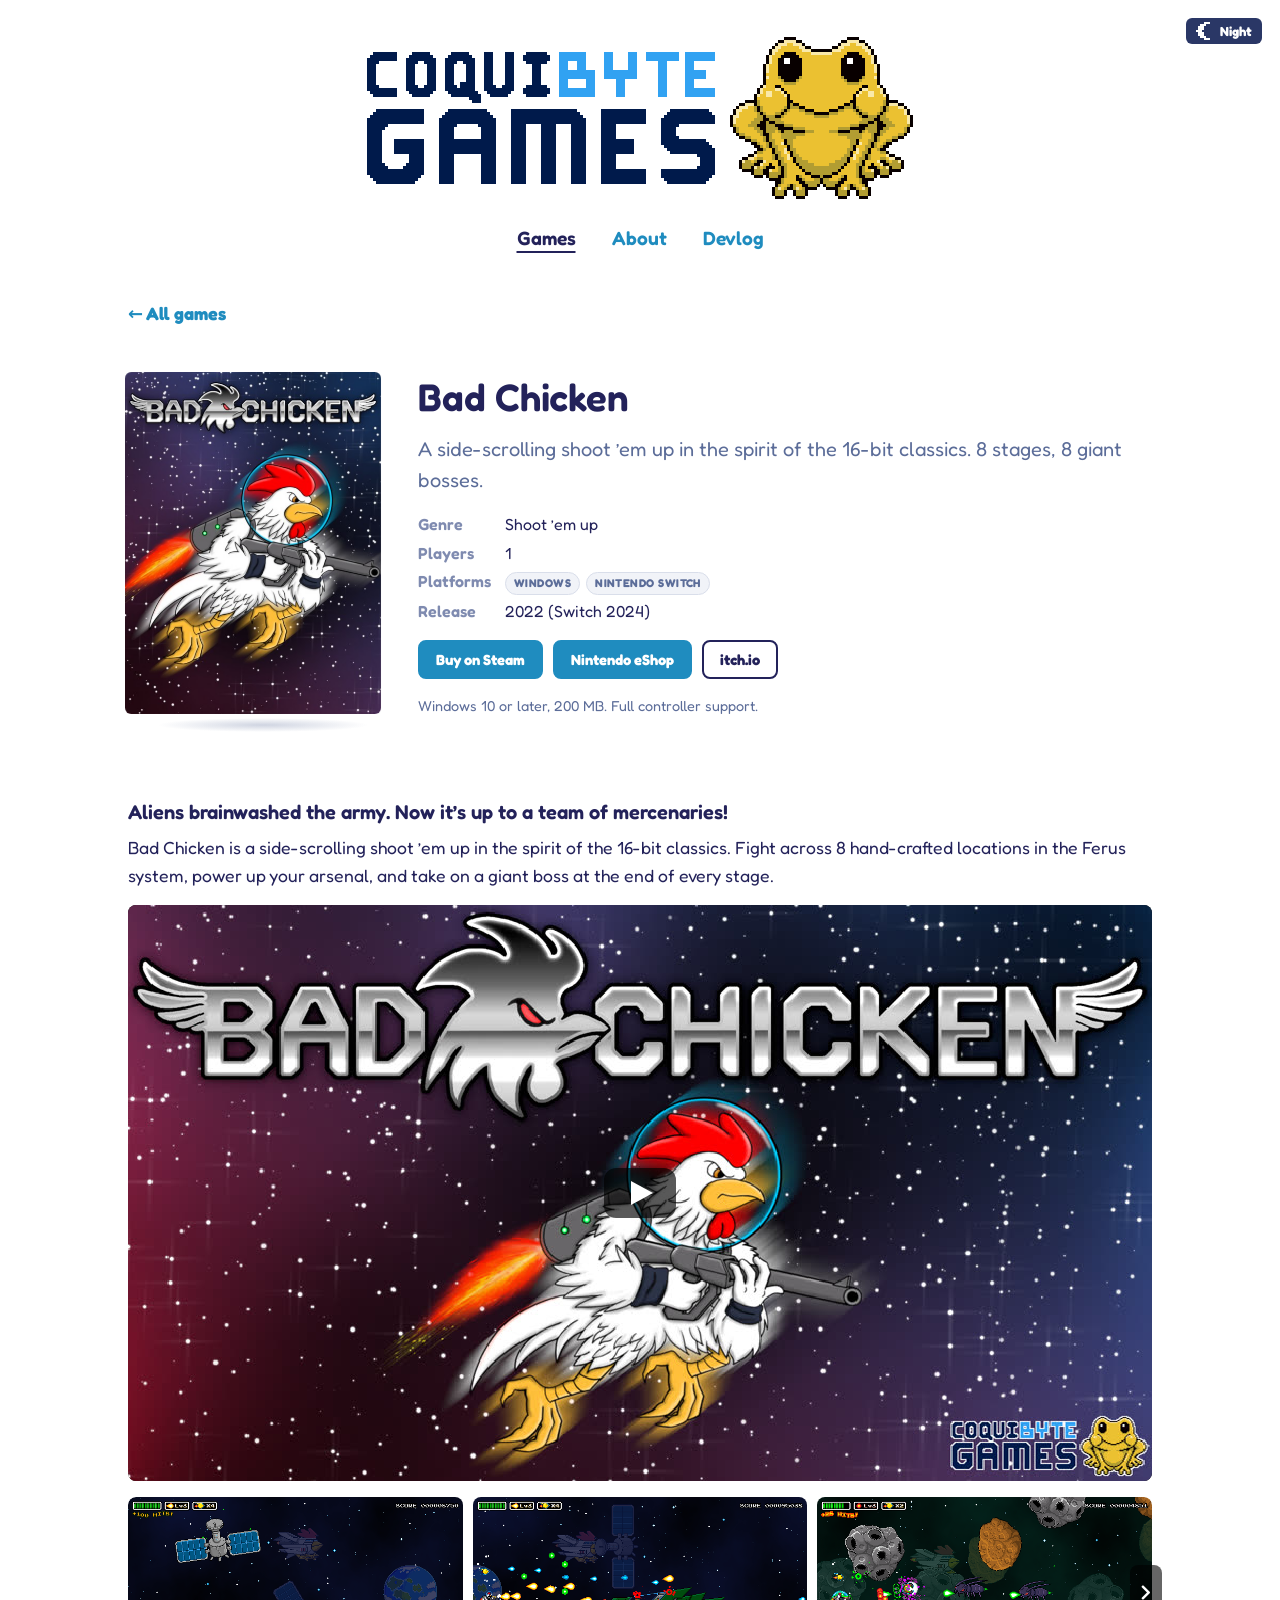
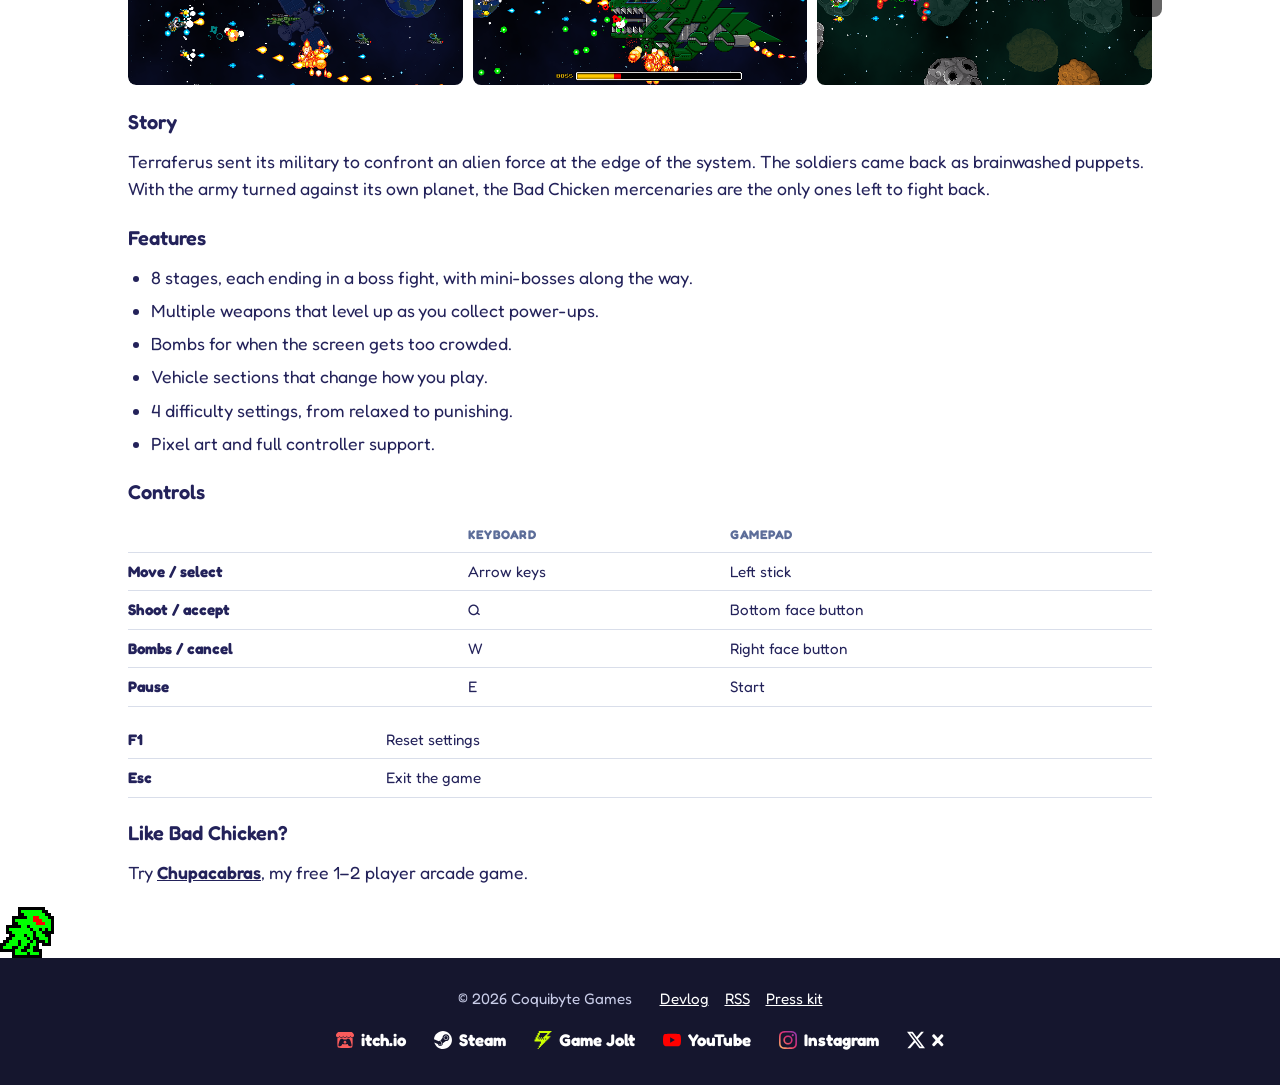
<file: games/bad-chicken.html>
<!doctype html>
<html lang="en">
<head>
<title>Bad Chicken · Coquibyte Games</title>
<meta name="description" content="A side-scrolling shoot ’em up in the spirit of the 16-bit classics. 8 stages, 8 giant bosses.">
<meta charset="utf-8">
<meta name="viewport" content="width=device-width,initial-scale=1,viewport-fit=cover">
<link rel="icon" type="image/png" href="../img/favicon.png">
<!-- Link previews on social sites and chats (build.ps1 fills these from the page's title, description, path and image) -->
<meta property="og:site_name" content="Coquibyte Games">
<meta property="og:type" content="website">
<meta property="og:title" content="Bad Chicken · Coquibyte Games">
<meta property="og:description" content="A side-scrolling shoot ’em up in the spirit of the 16-bit classics. 8 stages, 8 giant bosses.">
<link rel="canonical" href="https://coquibytegames.com/games/bad-chicken.html">
<meta property="og:url" content="https://coquibytegames.com/games/bad-chicken.html">
<meta property="og:image" content="https://coquibytegames.com/img/shots/bad-chicken/10.png">
<meta name="twitter:card" content="summary_large_image">
<meta name="twitter:site" content="@CoquiByteGames">
<link rel="alternate" type="application/rss+xml" title="Coquibyte Games devlog" href="../feed.xml">
<link rel="stylesheet" href="../css/style.css">
<script>
// Day or night, set before the page draws: the visitor's choice (the Day/Night button), otherwise their system's setting.
// The choice is kept in localStorage, so it holds across visits, and in window.name, which carries over to the next page
// in the same tab even where storage is blocked
function cbGet(key){
  try{var v=localStorage.getItem(key);if(v)return v;}catch(e){}
  var m=(window.name||"").match(new RegExp("(?:^|;)"+key+"=([a-z]+)"));
  return m?m[1]:null;
}
function cbSet(key,value){
  try{localStorage.setItem(key,value);}catch(e){}
  var parts=(window.name||"").split(";").filter(function(p){return p&&p.indexOf(key+"=")!==0;});
  parts.push(key+"="+value);
  window.name=parts.join(";");
}
(function(){
  var mode=cbGet("cb-mode"),system=window.matchMedia&&window.matchMedia("(prefers-color-scheme: dark)").matches;
  document.documentElement.dataset.theme=mode||(system?"dark":"light");
})();
// The pixel-art logo on whole screen pixels: at a fractional screen scale (150%: 1.5 screen pixels per CSS pixel) its 1 px strokes
// would come out uneven, so the logo is zoomed to the next whole number of screen pixels per art pixel (2 at 150%, 1 at 100%, 2 at 200%)
function cbBrandZoom(){
  var dpr=window.devicePixelRatio||1;
  document.documentElement.style.setProperty("--brand-zoom",Math.ceil(dpr-0.01)/dpr);
}
cbBrandZoom();
</script>
<script src="../js/site.js" defer></script>


</head>
<body data-page="games">
<div class="wrap">
<a class="skip" href="#main">Skip to content</a>
<header class="site-head">
  <!-- The logo big and centered, in two layers (tools/make-logos.ps1): the lettering links home, the coquí over it is a button that croaks -->
  <div class="bar-brand">
    <a class="logo-text" href="../index.html" aria-label="Coquibyte Games, home">
      <img class="day-only" src="../img/logo-text-day.png" width="184" height="56" alt="">
      <img class="night-only" src="../img/logo-text-night.png" width="184" height="56" alt="">
    </a>
    <button type="button" class="coqui" id="coqui" data-sound="../audio/coqui.wav" aria-label="Coquí!">
      <img src="../img/logo-coqui.png" width="61" height="54" alt="">
    </button>
  </div>
  <nav class="site-nav" aria-label="Main">
    <a href="../index.html" data-nav="games">Games</a>
    <a href="../about.html" data-nav="about">About</a>
    <a href="../devlog.html" data-nav="devlog">Devlog</a>
  </nav>
  <!-- Day/Night at the top right corner of the page (2026-11-02): the shared button (js/site.js) -->
  <div class="toolbar">
    <button type="button" class="mode" id="mode" data-modes="light dark" data-sun="../img/sun.png" data-moon="../img/moon.png"></button>
  </div>
</header>

<main id="main">
  <a class="back" href="../index.html">← All games</a>
  <article class="game-page">
    <span class="box3d" data-game="bad-chicken"><span class="lift"><span class="box">
  <span class="face front"><img src="../img/covers/bad-chicken.jpg" alt=""></span>
  <span class="face spine" aria-hidden="true"><span>Bad Chicken</span><i></i></span>
  <span class="face top"></span>
</span></span><span class="floor"></span></span>
    <div class="game-body">
      <h1>Bad Chicken</h1>
      <p class="lead">A side-scrolling shoot ’em up in the spirit of the 16-bit classics. 8 stages, 8 giant bosses.</p>
      <dl class="facts">
        <dt>Genre</dt><dd>Shoot ’em up</dd>
        <dt>Players</dt><dd>1</dd>
        <dt>Platforms</dt><dd><span class="badges"><span class="badge">Windows</span><span class="badge">Nintendo Switch</span></span></dd>
        <dt>Release</dt><dd>2022 (Switch 2024)</dd>
      </dl>
      <div class="btns">
        <a class="btn primary" href="https://store.steampowered.com/app/2015170/Bad_Chicken/">Buy on Steam</a>
        <a class="btn primary" href="https://www.nintendo.com/us/store/products/bad-chicken-switch/">Nintendo eShop</a>
        <a class="btn" href="https://coquibytegames.itch.io/bad-chicken">itch.io</a>
      </div>
      <p class="small">Windows 10 or later, 200 MB. Full controller support.</p>
      
      <!-- The pitch: the description's opening, before the trailer (moved up 2026-11-03) -->
      <section class="pitch">
        <h2>Aliens brainwashed the army. Now it’s up to a team of mercenaries!</h2>
        <p>Bad Chicken is a side-scrolling shoot ’em up in the spirit of the 16-bit classics. Fight across 8 hand-crafted locations in the Ferus system, power up your arsenal, and take on a giant boss at the end of every stage.</p>
      </section>
      <div class="trailer">
        <button type="button" class="trailer-play" data-video="hTtw8fyedFY" aria-label="Play: Bad Chicken trailer">
          <img src="../img/trailers/bad-chicken.jpg" width="960" height="540" alt="" loading="lazy">
          <span class="play-icon" aria-hidden="true"></span>
        </button>
      </div>
      <div class="shots" aria-label="Screenshots">
        <button type="button" class="shots-arrow prev" aria-label="Previous screenshots" disabled>&#8249;</button>
        <div class="shots-strip">
          <a class="shot" href="../img/shots/bad-chicken/01.png"><img src="../img/shots/bad-chicken/01-thumb.png" width="640" height="360" alt="Bad Chicken screenshot 1" loading="lazy"></a>
          <a class="shot" href="../img/shots/bad-chicken/02.png"><img src="../img/shots/bad-chicken/02-thumb.png" width="640" height="360" alt="Bad Chicken screenshot 2" loading="lazy"></a>
          <a class="shot" href="../img/shots/bad-chicken/03.png"><img src="../img/shots/bad-chicken/03-thumb.png" width="640" height="360" alt="Bad Chicken screenshot 3" loading="lazy"></a>
          <a class="shot" href="../img/shots/bad-chicken/04.png"><img src="../img/shots/bad-chicken/04-thumb.png" width="640" height="360" alt="Bad Chicken screenshot 4" loading="lazy"></a>
          <a class="shot" href="../img/shots/bad-chicken/05.png"><img src="../img/shots/bad-chicken/05-thumb.png" width="640" height="360" alt="Bad Chicken screenshot 5" loading="lazy"></a>
          <a class="shot" href="../img/shots/bad-chicken/06.png"><img src="../img/shots/bad-chicken/06-thumb.png" width="640" height="360" alt="Bad Chicken screenshot 6" loading="lazy"></a>
          <a class="shot" href="../img/shots/bad-chicken/07.png"><img src="../img/shots/bad-chicken/07-thumb.png" width="640" height="360" alt="Bad Chicken screenshot 7" loading="lazy"></a>
          <a class="shot" href="../img/shots/bad-chicken/08.png"><img src="../img/shots/bad-chicken/08-thumb.png" width="640" height="360" alt="Bad Chicken screenshot 8" loading="lazy"></a>
          <a class="shot" href="../img/shots/bad-chicken/09.png"><img src="../img/shots/bad-chicken/09-thumb.png" width="640" height="360" alt="Bad Chicken screenshot 9" loading="lazy"></a>
          <a class="shot" href="../img/shots/bad-chicken/10.png"><img src="../img/shots/bad-chicken/10-thumb.png" width="640" height="360" alt="Bad Chicken screenshot 10" loading="lazy"></a>
          <a class="shot" href="../img/shots/bad-chicken/11.png"><img src="../img/shots/bad-chicken/11-thumb.png" width="640" height="360" alt="Bad Chicken screenshot 11" loading="lazy"></a>
          <a class="shot" href="../img/shots/bad-chicken/12.png"><img src="../img/shots/bad-chicken/12-thumb.png" width="640" height="360" alt="Bad Chicken screenshot 12" loading="lazy"></a>
          <a class="shot" href="../img/shots/bad-chicken/13.png"><img src="../img/shots/bad-chicken/13-thumb.png" width="640" height="360" alt="Bad Chicken screenshot 13" loading="lazy"></a>
          <a class="shot" href="../img/shots/bad-chicken/14.png"><img src="../img/shots/bad-chicken/14-thumb.png" width="640" height="360" alt="Bad Chicken screenshot 14" loading="lazy"></a>
          <a class="shot" href="../img/shots/bad-chicken/15.png"><img src="../img/shots/bad-chicken/15-thumb.png" width="640" height="360" alt="Bad Chicken screenshot 15" loading="lazy"></a>
        </div>
        <button type="button" class="shots-arrow next" aria-label="Next screenshots">&#8250;</button>
      </div>

      <section class="about-game">
        <h2>Story</h2>
        <p>Terraferus sent its military to confront an alien force at the edge of the system. The soldiers came back as brainwashed puppets. With the army turned against its own planet, the Bad Chicken mercenaries are the only ones left to fight back.</p>

        <h2>Features</h2>
        <ul>
          <li>8 stages, each ending in a boss fight, with mini-bosses along the way.</li>
          <li>Multiple weapons that level up as you collect power-ups.</li>
          <li>Bombs for when the screen gets too crowded.</li>
          <li>Vehicle sections that change how you play.</li>
          <li>4 difficulty settings, from relaxed to punishing.</li>
          <li>Pixel art and full controller support.</li>
        </ul>

        <h2>Controls</h2>
        <table class="keys">
          <thead><tr><th></th><th>Keyboard</th><th>Gamepad</th></tr></thead>
          <tbody>
            <tr><th>Move / select</th><td>Arrow keys</td><td>Left stick</td></tr>
            <tr><th>Shoot / accept</th><td>Q</td><td>Bottom face button</td></tr>
            <tr><th>Bombs / cancel</th><td>W</td><td>Right face button</td></tr>
            <tr><th>Pause</th><td>E</td><td>Start</td></tr>
          </tbody>
        </table>
        <table class="keys">
          <tbody>
            <tr><th>F1</th><td>Reset settings</td></tr>
            <tr><th>Esc</th><td>Exit the game</td></tr>
          </tbody>
        </table>

        <h2>Like Bad Chicken?</h2>
        <p>Try <a href="chupacabras.html">Chupacabras</a>, my free 1–2 player arcade game.</p>
      </section>
    </div>
  </article>
</main>
<footer>
  <!-- The Chupacabras that runs along the footer's top edge is a button: it opens Chupacabras Run (js/chupa-run.js), an endless
       runner after Chrome's dinosaur game jumping the game's corral fences, played in the strip below, the full width of the page -->
  <button type="button" class="chupa" id="chupa" aria-label="Play Chupacabras Run"></button>
  <div class="cg" id="chupa-game" role="region" aria-label="Chupacabras Run" hidden>
    <canvas id="cg-canvas" width="240" height="80" tabindex="0" data-run="../img/chupacabras-run.png" data-fence="../img/fence.png" data-goat="../img/goat.png" data-bite="../img/bite.png" data-sound-animal-hit="../audio/animal-hit.wav" data-sound-pick-up="../audio/pick-up.wav" data-sound-hit="../audio/hit.wav" data-sound-jump="../audio/jump.wav"></canvas>
    <div class="cg-top">
      <strong>Chupacabras Run</strong>
      <span class="cg-score"><span id="cg-hi">HI 00000</span> <span id="cg-now">00000</span></span>
      <button type="button" class="cg-close" id="cg-close" aria-label="Close">×</button>
    </div>
    <p class="cg-hint" id="cg-hint">Space, up or tap to jump</p>
  </div>
  <div class="foot-row">
    <span>© 2026 Coquibyte Games</span>
    <nav aria-label="Site">
      <a href="../devlog.html">Devlog</a>
      <a href="../feed.xml">RSS</a>
      <a href="../press.html">Press kit</a>
    </nav>
  </div>
  <!-- The social links with their marks (2026-11-03): Simple Icons (CC0) inline, in the brand colors (Steam and X white on the dark footer) -->
  <nav class="social" aria-label="Elsewhere">
    <a href="https://coquibytegames.itch.io/"><svg class="ico svg" viewBox="0 0 24 24" aria-hidden="true"><path fill="#FA5C5C" d="M3.13 1.338C2.08 1.96.02 4.328 0 4.95v1.03c0 1.303 1.22 2.45 2.325 2.45 1.33 0 2.436-1.102 2.436-2.41 0 1.308 1.07 2.41 2.4 2.41 1.328 0 2.362-1.102 2.362-2.41 0 1.308 1.137 2.41 2.466 2.41h.024c1.33 0 2.466-1.102 2.466-2.41 0 1.308 1.034 2.41 2.363 2.41 1.33 0 2.4-1.102 2.4-2.41 0 1.308 1.106 2.41 2.435 2.41C22.78 8.43 24 7.282 24 5.98V4.95c-.02-.62-2.082-2.99-3.13-3.612-3.253-.114-5.508-.134-8.87-.133-3.362 0-7.945.053-8.87.133zm6.376 6.477a2.74 2.74 0 0 1-.468.602c-.5.49-1.19.795-1.947.795a2.786 2.786 0 0 1-1.95-.795c-.182-.178-.32-.37-.446-.59-.127.222-.303.412-.486.59a2.788 2.788 0 0 1-1.95.795c-.092 0-.187-.025-.264-.052-.107 1.113-.152 2.176-.168 2.95v.005l-.006 1.167c.02 2.334-.23 7.564 1.03 8.85 1.952.454 5.545.662 9.15.663 3.605 0 7.198-.21 9.15-.664 1.26-1.284 1.01-6.514 1.03-8.848l-.006-1.167v-.004c-.016-.775-.06-1.838-.168-2.95-.077.026-.172.052-.263.052a2.788 2.788 0 0 1-1.95-.795c-.184-.178-.36-.368-.486-.59-.127.22-.265.412-.447.59a2.786 2.786 0 0 1-1.95.794c-.76 0-1.446-.303-1.948-.793a2.74 2.74 0 0 1-.468-.602 2.738 2.738 0 0 1-.463.602 2.787 2.787 0 0 1-1.95.794h-.16a2.787 2.787 0 0 1-1.95-.793 2.738 2.738 0 0 1-.464-.602zm-2.004 2.59v.002c.795.002 1.5 0 2.373.953.687-.072 1.406-.108 2.125-.107.72 0 1.438.035 2.125.107.873-.953 1.578-.95 2.372-.953.376 0 1.876 0 2.92 2.934l1.123 4.028c.832 2.995-.266 3.068-1.636 3.07-2.03-.075-3.156-1.55-3.156-3.025-1.124.184-2.436.276-3.748.277-1.312 0-2.624-.093-3.748-.277 0 1.475-1.125 2.95-3.156 3.026-1.37-.004-2.468-.077-1.636-3.072l1.122-4.027c1.045-2.934 2.545-2.934 2.92-2.934zM12 12.714c-.002.002-2.14 1.964-2.523 2.662l1.4-.056v1.22c0 .056.56.033 1.123.007.562.026 1.124.05 1.124-.008v-1.22l1.4.055C14.138 14.677 12 12.713 12 12.713z"/></svg>itch.io</a>
    <a href="https://store.steampowered.com/search/?developer=Coquibyte%20Games"><svg class="ico svg" viewBox="0 0 24 24" aria-hidden="true"><path fill="#FFFFFF" d="M11.979 0C5.678 0 .511 4.86.022 11.037l6.432 2.658c.545-.371 1.203-.59 1.912-.59.063 0 .125.004.188.006l2.861-4.142V8.91c0-2.495 2.028-4.524 4.524-4.524 2.494 0 4.524 2.031 4.524 4.527s-2.03 4.525-4.524 4.525h-.105l-4.076 2.911c0 .052.004.105.004.159 0 1.875-1.515 3.396-3.39 3.396-1.635 0-3.016-1.173-3.331-2.727L.436 15.27C1.862 20.307 6.486 24 11.979 24c6.627 0 11.999-5.373 11.999-12S18.605 0 11.979 0zM7.54 18.21l-1.473-.61c.262.543.714.999 1.314 1.25 1.297.539 2.793-.076 3.332-1.375.263-.63.264-1.319.005-1.949s-.75-1.121-1.377-1.383c-.624-.26-1.29-.249-1.878-.03l1.523.63c.956.4 1.409 1.5 1.009 2.455-.397.957-1.497 1.41-2.454 1.012H7.54zm11.415-9.303c0-1.662-1.353-3.015-3.015-3.015-1.665 0-3.015 1.353-3.015 3.015 0 1.665 1.35 3.015 3.015 3.015 1.663 0 3.015-1.35 3.015-3.015zm-5.273-.005c0-1.252 1.013-2.266 2.265-2.266 1.249 0 2.266 1.014 2.266 2.266 0 1.251-1.017 2.265-2.266 2.265-1.253 0-2.265-1.014-2.265-2.265z"/></svg>Steam</a>
    <a href="https://gamejolt.com/@CoquiByteGames"><svg class="ico svg" viewBox="0 0 24 24" aria-hidden="true"><path fill="#CCFF00" d="M6.353 0v2.824H4.94v2.823H3.53v2.824H2.118v2.823H.706v2.824h8.47v2.823H7.765v2.824H6.353v2.823h1.412v-1.412h1.411v-1.411h1.412v-1.412H12V16.94h1.412v-1.41h1.412v-1.411h1.411v-1.412h1.412v-1.412h1.412V9.882h1.412V8.471h1.411V7.059h-4.235V5.647h1.412V4.235h1.412V2.824h1.411V1.412h1.412V0zm0 22.588H4.94V24h1.412zM7.765 2.824h9.882v1.411h-1.412v1.412h-1.411V7.06h-1.412v1.41H12v1.411h1.412v1.412H12V9.882h-1.412v1.412H9.176V9.882H7.765v1.412H6.353V9.882H4.94V8.471h1.412V5.647h1.412zM6.353 8.47v1.411h1.412v-1.41zm2.823 1.411h1.412v-1.41H9.176zm5.648 0h1.411v1.412h-1.411Z"/></svg>Game Jolt</a>
    <a href="https://www.youtube.com/channel/UC5mKjan32Wj9773EDvB_U4A"><svg class="ico svg" viewBox="0 0 24 24" aria-hidden="true"><path fill="#FF0000" d="M23.498 6.186a3.016 3.016 0 0 0-2.122-2.136C19.505 3.545 12 3.545 12 3.545s-7.505 0-9.377.505A3.017 3.017 0 0 0 .502 6.186C0 8.07 0 12 0 12s0 3.93.502 5.814a3.016 3.016 0 0 0 2.122 2.136c1.871.505 9.376.505 9.376.505s7.505 0 9.377-.505a3.015 3.015 0 0 0 2.122-2.136C24 15.93 24 12 24 12s0-3.93-.502-5.814zM9.545 15.568V8.432L15.818 12l-6.273 3.568z"/></svg>YouTube</a>
    <a href="https://www.instagram.com/coquibytegames/"><svg class="ico svg" viewBox="0 0 24 24" aria-hidden="true"><defs><linearGradient id="ig" x1="0" y1="1" x2="1" y2="0"><stop offset="0" stop-color="#FDC468"/><stop offset=".5" stop-color="#E1306C"/><stop offset="1" stop-color="#833AB4"/></linearGradient></defs><path fill="url(#ig)" d="M7.0301.084c-1.2768.0602-2.1487.264-2.911.5634-.7888.3075-1.4575.72-2.1228 1.3877-.6652.6677-1.075 1.3368-1.3802 2.127-.2954.7638-.4956 1.6365-.552 2.914-.0564 1.2775-.0689 1.6882-.0626 4.947.0062 3.2586.0206 3.6671.0825 4.9473.061 1.2765.264 2.1482.5635 2.9107.308.7889.72 1.4573 1.388 2.1228.6679.6655 1.3365 1.0743 2.1285 1.38.7632.295 1.6361.4961 2.9134.552 1.2773.056 1.6884.069 4.9462.0627 3.2578-.0062 3.668-.0207 4.9478-.0814 1.28-.0607 2.147-.2652 2.9098-.5633.7889-.3086 1.4578-.72 2.1228-1.3881.665-.6682 1.0745-1.3378 1.3795-2.1284.2957-.7632.4966-1.636.552-2.9124.056-1.2809.0692-1.6898.063-4.948-.0063-3.2583-.021-3.6668-.0817-4.9465-.0607-1.2797-.264-2.1487-.5633-2.9117-.3084-.7889-.72-1.4568-1.3876-2.1228C21.2982 1.33 20.628.9208 19.8378.6165 19.074.321 18.2017.1197 16.9244.0645 15.6471.0093 15.236-.005 11.977.0014 8.718.0076 8.31.0215 7.0301.0839m.1402 21.6932c-1.17-.0509-1.8053-.2453-2.2287-.408-.5606-.216-.96-.4771-1.3819-.895-.422-.4178-.6811-.8186-.9-1.378-.1644-.4234-.3624-1.058-.4171-2.228-.0595-1.2645-.072-1.6442-.079-4.848-.007-3.2037.0053-3.583.0607-4.848.05-1.169.2456-1.805.408-2.2282.216-.5613.4762-.96.895-1.3816.4188-.4217.8184-.6814 1.3783-.9003.423-.1651 1.0575-.3614 2.227-.4171 1.2655-.06 1.6447-.072 4.848-.079 3.2033-.007 3.5835.005 4.8495.0608 1.169.0508 1.8053.2445 2.228.408.5608.216.96.4754 1.3816.895.4217.4194.6816.8176.9005 1.3787.1653.4217.3617 1.056.4169 2.2263.0602 1.2655.0739 1.645.0796 4.848.0058 3.203-.0055 3.5834-.061 4.848-.051 1.17-.245 1.8055-.408 2.2294-.216.5604-.4763.96-.8954 1.3814-.419.4215-.8181.6811-1.3783.9-.4224.1649-1.0577.3617-2.2262.4174-1.2656.0595-1.6448.072-4.8493.079-3.2045.007-3.5825-.006-4.848-.0608M16.953 5.5864A1.44 1.44 0 1 0 18.39 4.144a1.44 1.44 0 0 0-1.437 1.4424M5.8385 12.012c.0067 3.4032 2.7706 6.1557 6.173 6.1493 3.4026-.0065 6.157-2.7701 6.1506-6.1733-.0065-3.4032-2.771-6.1565-6.174-6.1498-3.403.0067-6.156 2.771-6.1496 6.1738M8 12.0077a4 4 0 1 1 4.008 3.9921A3.9996 3.9996 0 0 1 8 12.0077"/></svg>Instagram</a>
    <a href="https://x.com/CoquiByteGames"><svg class="ico svg" viewBox="0 0 24 24" aria-hidden="true"><path fill="#FFFFFF" d="M18.901 1.153h3.68l-8.04 9.19L24 22.846h-7.406l-5.8-7.584-6.638 7.584H.474l8.6-9.83L0 1.154h7.594l5.243 6.932ZM17.61 20.644h2.039L6.486 3.24H4.298Z"/></svg>X</a>
  </nav>
</footer>
<script src="../js/chupa-run.js" defer></script>

</div>
</body>
</html>
</file>
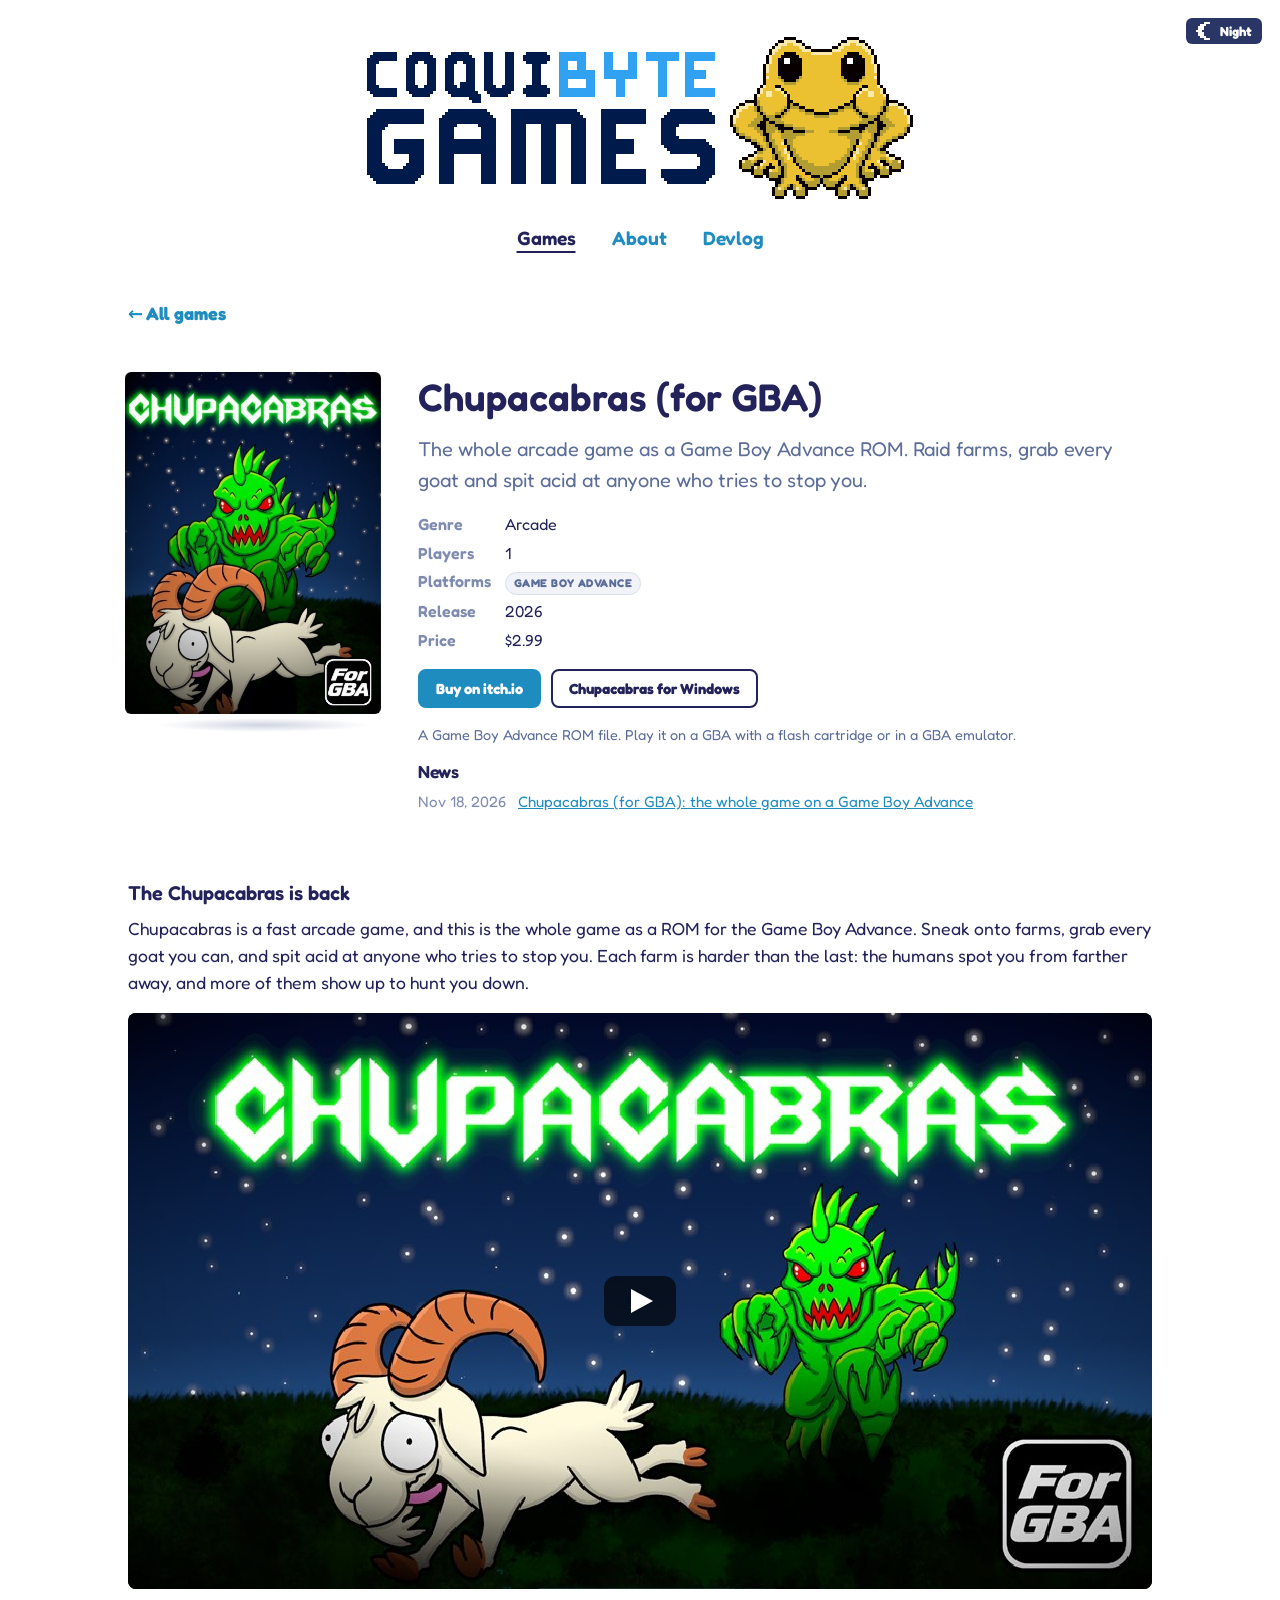
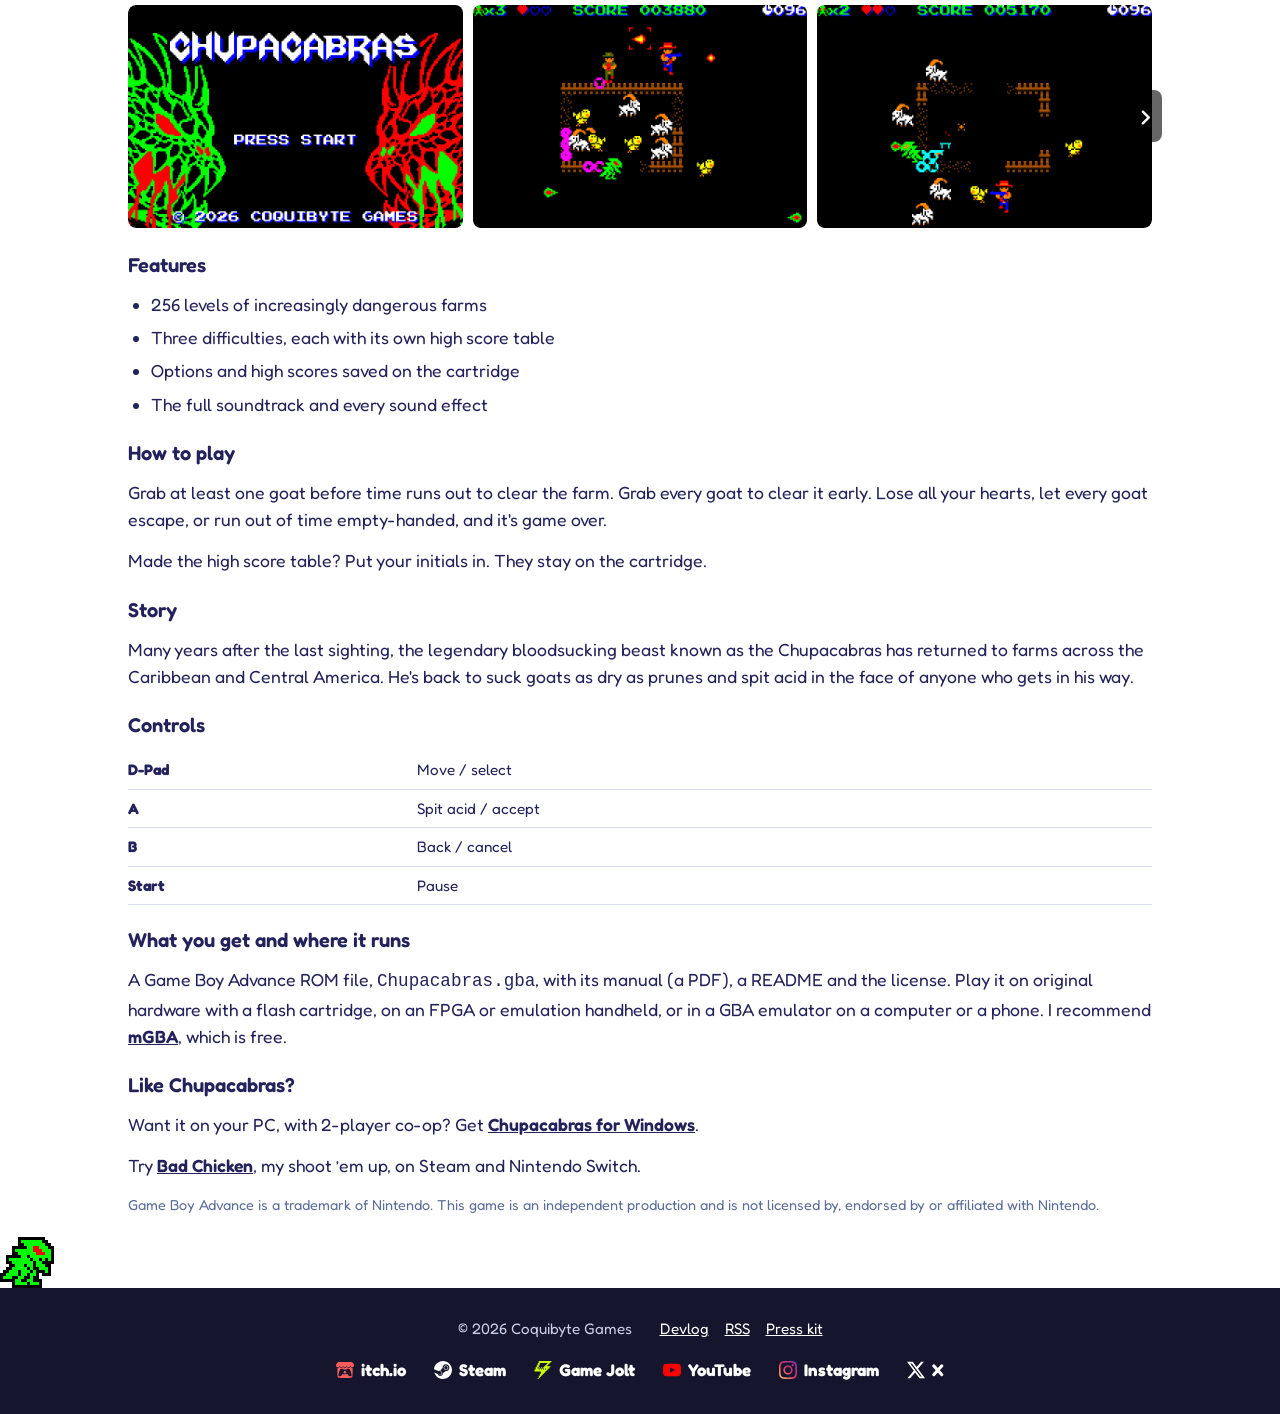
<file: games/chupacabras-gba.html>
<!doctype html>
<html lang="en">
<head>
<title>Chupacabras (for GBA) · Coquibyte Games</title>
<meta name="description" content="The whole arcade game as a Game Boy Advance ROM. Raid farms, grab every goat and spit acid at anyone who tries to stop you.">
<meta charset="utf-8">
<meta name="viewport" content="width=device-width,initial-scale=1,viewport-fit=cover">
<link rel="icon" type="image/png" href="../img/favicon.png">
<!-- Link previews on social sites and chats (build.ps1 fills these from the page's title, description, path and image) -->
<meta property="og:site_name" content="Coquibyte Games">
<meta property="og:type" content="website">
<meta property="og:title" content="Chupacabras (for GBA) · Coquibyte Games">
<meta property="og:description" content="The whole arcade game as a Game Boy Advance ROM. Raid farms, grab every goat and spit acid at anyone who tries to stop you.">
<link rel="canonical" href="https://coquibytegames.com/games/chupacabras-gba.html">
<meta property="og:url" content="https://coquibytegames.com/games/chupacabras-gba.html">
<meta property="og:image" content="https://coquibytegames.com/img/trailers/chupacabras-gba.jpg">
<meta name="twitter:card" content="summary_large_image">
<meta name="twitter:site" content="@CoquiByteGames">
<link rel="alternate" type="application/rss+xml" title="Coquibyte Games devlog" href="../feed.xml">
<link rel="stylesheet" href="../css/style.css">
<script>
// Day or night, set before the page draws: the visitor's choice (the Day/Night button), otherwise their system's setting.
// The choice is kept in localStorage, so it holds across visits, and in window.name, which carries over to the next page
// in the same tab even where storage is blocked
function cbGet(key){
  try{var v=localStorage.getItem(key);if(v)return v;}catch(e){}
  var m=(window.name||"").match(new RegExp("(?:^|;)"+key+"=([a-z]+)"));
  return m?m[1]:null;
}
function cbSet(key,value){
  try{localStorage.setItem(key,value);}catch(e){}
  var parts=(window.name||"").split(";").filter(function(p){return p&&p.indexOf(key+"=")!==0;});
  parts.push(key+"="+value);
  window.name=parts.join(";");
}
(function(){
  var mode=cbGet("cb-mode"),system=window.matchMedia&&window.matchMedia("(prefers-color-scheme: dark)").matches;
  document.documentElement.dataset.theme=mode||(system?"dark":"light");
})();
// The pixel-art logo on whole screen pixels: at a fractional screen scale (150%: 1.5 screen pixels per CSS pixel) its 1 px strokes
// would come out uneven, so the logo is zoomed to the next whole number of screen pixels per art pixel (2 at 150%, 1 at 100%, 2 at 200%)
function cbBrandZoom(){
  var dpr=window.devicePixelRatio||1;
  document.documentElement.style.setProperty("--brand-zoom",Math.ceil(dpr-0.01)/dpr);
}
cbBrandZoom();
</script>
<script src="../js/site.js" defer></script>


</head>
<body data-page="games">
<div class="wrap">
<a class="skip" href="#main">Skip to content</a>
<header class="site-head">
  <!-- The logo big and centered, in two layers (tools/make-logos.ps1): the lettering links home, the coquí over it is a button that croaks -->
  <div class="bar-brand">
    <a class="logo-text" href="../index.html" aria-label="Coquibyte Games, home">
      <img class="day-only" src="../img/logo-text-day.png" width="184" height="56" alt="">
      <img class="night-only" src="../img/logo-text-night.png" width="184" height="56" alt="">
    </a>
    <button type="button" class="coqui" id="coqui" data-sound="../audio/coqui.wav" aria-label="Coquí!">
      <img src="../img/logo-coqui.png" width="61" height="54" alt="">
    </button>
  </div>
  <nav class="site-nav" aria-label="Main">
    <a href="../index.html" data-nav="games">Games</a>
    <a href="../about.html" data-nav="about">About</a>
    <a href="../devlog.html" data-nav="devlog">Devlog</a>
  </nav>
  <!-- Day/Night at the top right corner of the page (2026-11-02): the shared button (js/site.js) -->
  <div class="toolbar">
    <button type="button" class="mode" id="mode" data-modes="light dark" data-sun="../img/sun.png" data-moon="../img/moon.png"></button>
  </div>
</header>

<main id="main">
  <a class="back" href="../index.html">← All games</a>
  <article class="game-page">
    <span class="box3d" data-game="chupacabras-gba"><span class="lift"><span class="box">
  <span class="face front"><img src="../img/covers/chupacabras-gba.jpg" alt=""></span>
  <span class="face spine" aria-hidden="true"><span>Chupacabras (for GBA)</span><i></i></span>
  <span class="face top"></span>
</span></span><span class="floor"></span></span>
    <div class="game-body">
      <h1>Chupacabras (for GBA)</h1>
      <p class="lead">The whole arcade game as a Game Boy Advance ROM. Raid farms, grab every goat and spit acid at anyone who tries to stop you.</p>
      <dl class="facts">
        <dt>Genre</dt><dd>Arcade</dd>
        <dt>Players</dt><dd>1</dd>
        <dt>Platforms</dt><dd><span class="badges"><span class="badge">Game Boy Advance</span></span></dd>
        <dt>Release</dt><dd>2026</dd>
        <dt>Price</dt><dd>$2.99</dd>
      </dl>
      <div class="btns">
        <a class="btn primary" href="https://coquibytegames.itch.io/chupacabras-gba">Buy on itch.io</a>
        <a class="btn" href="chupacabras.html">Chupacabras for Windows</a>
      </div>
      <p class="small">A Game Boy Advance ROM file. Play it on a GBA with a flash cartridge or in a GBA emulator.</p>
      <section class="news" aria-labelledby="news-h">
        <h2 id="news-h">News</h2>
        <ul>
        <li><time datetime="2026-11-18">Nov 18, 2026</time> <a href="../devlog/chupacabras-gba-1-0-0.html">Chupacabras (for GBA): the whole game on a Game Boy Advance</a></li>
        </ul>
      </section>
      <section class="pitch">
        <h2>The Chupacabras is back</h2>
        <p>Chupacabras is a fast arcade game, and this is the whole game as a ROM for the Game Boy Advance. Sneak onto farms, grab every goat you can, and spit acid at anyone who tries to stop you. Each farm is harder than the last: the humans spot you from farther away, and more of them show up to hunt you down.</p>
      </section>
      <div class="trailer">
        <button type="button" class="trailer-play" data-video="bn7WjXgzu8Q" aria-label="Play: Chupacabras (for GBA) trailer">
          <img src="../img/trailers/chupacabras-gba.jpg" width="960" height="540" alt="" loading="lazy">
          <span class="play-icon" aria-hidden="true"></span>
        </button>
      </div>
      <div class="shots" aria-label="Screenshots">
        <button type="button" class="shots-arrow prev" aria-label="Previous screenshots" disabled>&#8249;</button>
        <div class="shots-strip">
          <a class="shot" style="aspect-ratio:720/480" href="../img/shots/chupacabras-gba/01.png"><img src="../img/shots/chupacabras-gba/01-thumb.png" width="720" height="480" alt="Chupacabras (for GBA) screenshot 1" loading="lazy"></a>
          <a class="shot" style="aspect-ratio:720/480" href="../img/shots/chupacabras-gba/02.png"><img src="../img/shots/chupacabras-gba/02-thumb.png" width="720" height="480" alt="Chupacabras (for GBA) screenshot 2" loading="lazy"></a>
          <a class="shot" style="aspect-ratio:720/480" href="../img/shots/chupacabras-gba/03.png"><img src="../img/shots/chupacabras-gba/03-thumb.png" width="720" height="480" alt="Chupacabras (for GBA) screenshot 3" loading="lazy"></a>
          <a class="shot" style="aspect-ratio:720/480" href="../img/shots/chupacabras-gba/04.png"><img src="../img/shots/chupacabras-gba/04-thumb.png" width="720" height="480" alt="Chupacabras (for GBA) screenshot 4" loading="lazy"></a>
          <a class="shot" style="aspect-ratio:720/480" href="../img/shots/chupacabras-gba/05.png"><img src="../img/shots/chupacabras-gba/05-thumb.png" width="720" height="480" alt="Chupacabras (for GBA) screenshot 5" loading="lazy"></a>
          <a class="shot" style="aspect-ratio:720/480" href="../img/shots/chupacabras-gba/06.png"><img src="../img/shots/chupacabras-gba/06-thumb.png" width="720" height="480" alt="Chupacabras (for GBA) screenshot 6" loading="lazy"></a>
          <a class="shot" style="aspect-ratio:720/480" href="../img/shots/chupacabras-gba/07.png"><img src="../img/shots/chupacabras-gba/07-thumb.png" width="720" height="480" alt="Chupacabras (for GBA) screenshot 7" loading="lazy"></a>
        </div>
        <button type="button" class="shots-arrow next" aria-label="Next screenshots">&#8250;</button>
      </div>

      <section class="about-game">
        <h2>Features</h2>
        <ul>
          <li>256 levels of increasingly dangerous farms</li>
          <li>Three difficulties, each with its own high score table</li>
          <li>Options and high scores saved on the cartridge</li>
          <li>The full soundtrack and every sound effect</li>
        </ul>

        <h2>How to play</h2>
        <p>Grab at least one goat before time runs out to clear the farm. Grab every goat to clear it early. Lose all your hearts, let every goat escape, or run out of time empty-handed, and it's game over.</p>
        <p>Made the high score table? Put your initials in. They stay on the cartridge.</p>

        <h2>Story</h2>
        <p>Many years after the last sighting, the legendary bloodsucking beast known as the Chupacabras has returned to farms across the Caribbean and Central America. He's back to suck goats as dry as prunes and spit acid in the face of anyone who gets in his way.</p>

        <h2>Controls</h2>
        <table class="keys">
          <tbody>
            <tr><th>D-Pad</th><td>Move / select</td></tr>
            <tr><th>A</th><td>Spit acid / accept</td></tr>
            <tr><th>B</th><td>Back / cancel</td></tr>
            <tr><th>Start</th><td>Pause</td></tr>
          </tbody>
        </table>

        <h2>What you get and where it runs</h2>
        <p>A Game Boy Advance ROM file, <code>Chupacabras.gba</code>, with its manual (a PDF), a README and the license. Play it on original hardware with a flash cartridge, on an FPGA or emulation handheld, or in a GBA emulator on a computer or a phone. I recommend <a href="https://mgba.io/">mGBA</a>, which is free.</p>

        <h2>Like Chupacabras?</h2>
        <p>Want it on your PC, with 2-player co-op? Get <a href="chupacabras.html">Chupacabras for Windows</a>.</p>
        <p>Try <a href="bad-chicken.html">Bad Chicken</a>, my shoot ’em up, on Steam and Nintendo Switch.</p>

        <p class="small">Game Boy Advance is a trademark of Nintendo. This game is an independent production and is not licensed by, endorsed by or affiliated with Nintendo.</p>
      </section>
    </div>
  </article>
</main>
<footer>
  <!-- The Chupacabras that runs along the footer's top edge is a button: it opens Chupacabras Run (js/chupa-run.js), an endless
       runner after Chrome's dinosaur game jumping the game's corral fences, played in the strip below, the full width of the page -->
  <button type="button" class="chupa" id="chupa" aria-label="Play Chupacabras Run"></button>
  <div class="cg" id="chupa-game" role="region" aria-label="Chupacabras Run" hidden>
    <canvas id="cg-canvas" width="240" height="80" tabindex="0" data-run="../img/chupacabras-run.png" data-fence="../img/fence.png" data-goat="../img/goat.png" data-bite="../img/bite.png" data-sound-animal-hit="../audio/animal-hit.wav" data-sound-pick-up="../audio/pick-up.wav" data-sound-hit="../audio/hit.wav" data-sound-jump="../audio/jump.wav"></canvas>
    <div class="cg-top">
      <strong>Chupacabras Run</strong>
      <span class="cg-score"><span id="cg-hi">HI 00000</span> <span id="cg-now">00000</span></span>
      <button type="button" class="cg-close" id="cg-close" aria-label="Close">×</button>
    </div>
    <p class="cg-hint" id="cg-hint">Space, up or tap to jump</p>
  </div>
  <div class="foot-row">
    <span>© 2026 Coquibyte Games</span>
    <nav aria-label="Site">
      <a href="../devlog.html">Devlog</a>
      <a href="../feed.xml">RSS</a>
      <a href="../press.html">Press kit</a>
    </nav>
  </div>
  <!-- The social links with their marks (2026-11-03): Simple Icons (CC0) inline, in the brand colors (Steam and X white on the dark footer) -->
  <nav class="social" aria-label="Elsewhere">
    <a href="https://coquibytegames.itch.io/"><svg class="ico svg" viewBox="0 0 24 24" aria-hidden="true"><path fill="#FA5C5C" d="M3.13 1.338C2.08 1.96.02 4.328 0 4.95v1.03c0 1.303 1.22 2.45 2.325 2.45 1.33 0 2.436-1.102 2.436-2.41 0 1.308 1.07 2.41 2.4 2.41 1.328 0 2.362-1.102 2.362-2.41 0 1.308 1.137 2.41 2.466 2.41h.024c1.33 0 2.466-1.102 2.466-2.41 0 1.308 1.034 2.41 2.363 2.41 1.33 0 2.4-1.102 2.4-2.41 0 1.308 1.106 2.41 2.435 2.41C22.78 8.43 24 7.282 24 5.98V4.95c-.02-.62-2.082-2.99-3.13-3.612-3.253-.114-5.508-.134-8.87-.133-3.362 0-7.945.053-8.87.133zm6.376 6.477a2.74 2.74 0 0 1-.468.602c-.5.49-1.19.795-1.947.795a2.786 2.786 0 0 1-1.95-.795c-.182-.178-.32-.37-.446-.59-.127.222-.303.412-.486.59a2.788 2.788 0 0 1-1.95.795c-.092 0-.187-.025-.264-.052-.107 1.113-.152 2.176-.168 2.95v.005l-.006 1.167c.02 2.334-.23 7.564 1.03 8.85 1.952.454 5.545.662 9.15.663 3.605 0 7.198-.21 9.15-.664 1.26-1.284 1.01-6.514 1.03-8.848l-.006-1.167v-.004c-.016-.775-.06-1.838-.168-2.95-.077.026-.172.052-.263.052a2.788 2.788 0 0 1-1.95-.795c-.184-.178-.36-.368-.486-.59-.127.22-.265.412-.447.59a2.786 2.786 0 0 1-1.95.794c-.76 0-1.446-.303-1.948-.793a2.74 2.74 0 0 1-.468-.602 2.738 2.738 0 0 1-.463.602 2.787 2.787 0 0 1-1.95.794h-.16a2.787 2.787 0 0 1-1.95-.793 2.738 2.738 0 0 1-.464-.602zm-2.004 2.59v.002c.795.002 1.5 0 2.373.953.687-.072 1.406-.108 2.125-.107.72 0 1.438.035 2.125.107.873-.953 1.578-.95 2.372-.953.376 0 1.876 0 2.92 2.934l1.123 4.028c.832 2.995-.266 3.068-1.636 3.07-2.03-.075-3.156-1.55-3.156-3.025-1.124.184-2.436.276-3.748.277-1.312 0-2.624-.093-3.748-.277 0 1.475-1.125 2.95-3.156 3.026-1.37-.004-2.468-.077-1.636-3.072l1.122-4.027c1.045-2.934 2.545-2.934 2.92-2.934zM12 12.714c-.002.002-2.14 1.964-2.523 2.662l1.4-.056v1.22c0 .056.56.033 1.123.007.562.026 1.124.05 1.124-.008v-1.22l1.4.055C14.138 14.677 12 12.713 12 12.713z"/></svg>itch.io</a>
    <a href="https://store.steampowered.com/search/?developer=Coquibyte%20Games"><svg class="ico svg" viewBox="0 0 24 24" aria-hidden="true"><path fill="#FFFFFF" d="M11.979 0C5.678 0 .511 4.86.022 11.037l6.432 2.658c.545-.371 1.203-.59 1.912-.59.063 0 .125.004.188.006l2.861-4.142V8.91c0-2.495 2.028-4.524 4.524-4.524 2.494 0 4.524 2.031 4.524 4.527s-2.03 4.525-4.524 4.525h-.105l-4.076 2.911c0 .052.004.105.004.159 0 1.875-1.515 3.396-3.39 3.396-1.635 0-3.016-1.173-3.331-2.727L.436 15.27C1.862 20.307 6.486 24 11.979 24c6.627 0 11.999-5.373 11.999-12S18.605 0 11.979 0zM7.54 18.21l-1.473-.61c.262.543.714.999 1.314 1.25 1.297.539 2.793-.076 3.332-1.375.263-.63.264-1.319.005-1.949s-.75-1.121-1.377-1.383c-.624-.26-1.29-.249-1.878-.03l1.523.63c.956.4 1.409 1.5 1.009 2.455-.397.957-1.497 1.41-2.454 1.012H7.54zm11.415-9.303c0-1.662-1.353-3.015-3.015-3.015-1.665 0-3.015 1.353-3.015 3.015 0 1.665 1.35 3.015 3.015 3.015 1.663 0 3.015-1.35 3.015-3.015zm-5.273-.005c0-1.252 1.013-2.266 2.265-2.266 1.249 0 2.266 1.014 2.266 2.266 0 1.251-1.017 2.265-2.266 2.265-1.253 0-2.265-1.014-2.265-2.265z"/></svg>Steam</a>
    <a href="https://gamejolt.com/@CoquiByteGames"><svg class="ico svg" viewBox="0 0 24 24" aria-hidden="true"><path fill="#CCFF00" d="M6.353 0v2.824H4.94v2.823H3.53v2.824H2.118v2.823H.706v2.824h8.47v2.823H7.765v2.824H6.353v2.823h1.412v-1.412h1.411v-1.411h1.412v-1.412H12V16.94h1.412v-1.41h1.412v-1.411h1.411v-1.412h1.412v-1.412h1.412V9.882h1.412V8.471h1.411V7.059h-4.235V5.647h1.412V4.235h1.412V2.824h1.411V1.412h1.412V0zm0 22.588H4.94V24h1.412zM7.765 2.824h9.882v1.411h-1.412v1.412h-1.411V7.06h-1.412v1.41H12v1.411h1.412v1.412H12V9.882h-1.412v1.412H9.176V9.882H7.765v1.412H6.353V9.882H4.94V8.471h1.412V5.647h1.412zM6.353 8.47v1.411h1.412v-1.41zm2.823 1.411h1.412v-1.41H9.176zm5.648 0h1.411v1.412h-1.411Z"/></svg>Game Jolt</a>
    <a href="https://www.youtube.com/channel/UC5mKjan32Wj9773EDvB_U4A"><svg class="ico svg" viewBox="0 0 24 24" aria-hidden="true"><path fill="#FF0000" d="M23.498 6.186a3.016 3.016 0 0 0-2.122-2.136C19.505 3.545 12 3.545 12 3.545s-7.505 0-9.377.505A3.017 3.017 0 0 0 .502 6.186C0 8.07 0 12 0 12s0 3.93.502 5.814a3.016 3.016 0 0 0 2.122 2.136c1.871.505 9.376.505 9.376.505s7.505 0 9.377-.505a3.015 3.015 0 0 0 2.122-2.136C24 15.93 24 12 24 12s0-3.93-.502-5.814zM9.545 15.568V8.432L15.818 12l-6.273 3.568z"/></svg>YouTube</a>
    <a href="https://www.instagram.com/coquibytegames/"><svg class="ico svg" viewBox="0 0 24 24" aria-hidden="true"><defs><linearGradient id="ig" x1="0" y1="1" x2="1" y2="0"><stop offset="0" stop-color="#FDC468"/><stop offset=".5" stop-color="#E1306C"/><stop offset="1" stop-color="#833AB4"/></linearGradient></defs><path fill="url(#ig)" d="M7.0301.084c-1.2768.0602-2.1487.264-2.911.5634-.7888.3075-1.4575.72-2.1228 1.3877-.6652.6677-1.075 1.3368-1.3802 2.127-.2954.7638-.4956 1.6365-.552 2.914-.0564 1.2775-.0689 1.6882-.0626 4.947.0062 3.2586.0206 3.6671.0825 4.9473.061 1.2765.264 2.1482.5635 2.9107.308.7889.72 1.4573 1.388 2.1228.6679.6655 1.3365 1.0743 2.1285 1.38.7632.295 1.6361.4961 2.9134.552 1.2773.056 1.6884.069 4.9462.0627 3.2578-.0062 3.668-.0207 4.9478-.0814 1.28-.0607 2.147-.2652 2.9098-.5633.7889-.3086 1.4578-.72 2.1228-1.3881.665-.6682 1.0745-1.3378 1.3795-2.1284.2957-.7632.4966-1.636.552-2.9124.056-1.2809.0692-1.6898.063-4.948-.0063-3.2583-.021-3.6668-.0817-4.9465-.0607-1.2797-.264-2.1487-.5633-2.9117-.3084-.7889-.72-1.4568-1.3876-2.1228C21.2982 1.33 20.628.9208 19.8378.6165 19.074.321 18.2017.1197 16.9244.0645 15.6471.0093 15.236-.005 11.977.0014 8.718.0076 8.31.0215 7.0301.0839m.1402 21.6932c-1.17-.0509-1.8053-.2453-2.2287-.408-.5606-.216-.96-.4771-1.3819-.895-.422-.4178-.6811-.8186-.9-1.378-.1644-.4234-.3624-1.058-.4171-2.228-.0595-1.2645-.072-1.6442-.079-4.848-.007-3.2037.0053-3.583.0607-4.848.05-1.169.2456-1.805.408-2.2282.216-.5613.4762-.96.895-1.3816.4188-.4217.8184-.6814 1.3783-.9003.423-.1651 1.0575-.3614 2.227-.4171 1.2655-.06 1.6447-.072 4.848-.079 3.2033-.007 3.5835.005 4.8495.0608 1.169.0508 1.8053.2445 2.228.408.5608.216.96.4754 1.3816.895.4217.4194.6816.8176.9005 1.3787.1653.4217.3617 1.056.4169 2.2263.0602 1.2655.0739 1.645.0796 4.848.0058 3.203-.0055 3.5834-.061 4.848-.051 1.17-.245 1.8055-.408 2.2294-.216.5604-.4763.96-.8954 1.3814-.419.4215-.8181.6811-1.3783.9-.4224.1649-1.0577.3617-2.2262.4174-1.2656.0595-1.6448.072-4.8493.079-3.2045.007-3.5825-.006-4.848-.0608M16.953 5.5864A1.44 1.44 0 1 0 18.39 4.144a1.44 1.44 0 0 0-1.437 1.4424M5.8385 12.012c.0067 3.4032 2.7706 6.1557 6.173 6.1493 3.4026-.0065 6.157-2.7701 6.1506-6.1733-.0065-3.4032-2.771-6.1565-6.174-6.1498-3.403.0067-6.156 2.771-6.1496 6.1738M8 12.0077a4 4 0 1 1 4.008 3.9921A3.9996 3.9996 0 0 1 8 12.0077"/></svg>Instagram</a>
    <a href="https://x.com/CoquiByteGames"><svg class="ico svg" viewBox="0 0 24 24" aria-hidden="true"><path fill="#FFFFFF" d="M18.901 1.153h3.68l-8.04 9.19L24 22.846h-7.406l-5.8-7.584-6.638 7.584H.474l8.6-9.83L0 1.154h7.594l5.243 6.932ZM17.61 20.644h2.039L6.486 3.24H4.298Z"/></svg>X</a>
  </nav>
</footer>
<script src="../js/chupa-run.js" defer></script>

</div>
</body>
</html>
</file>
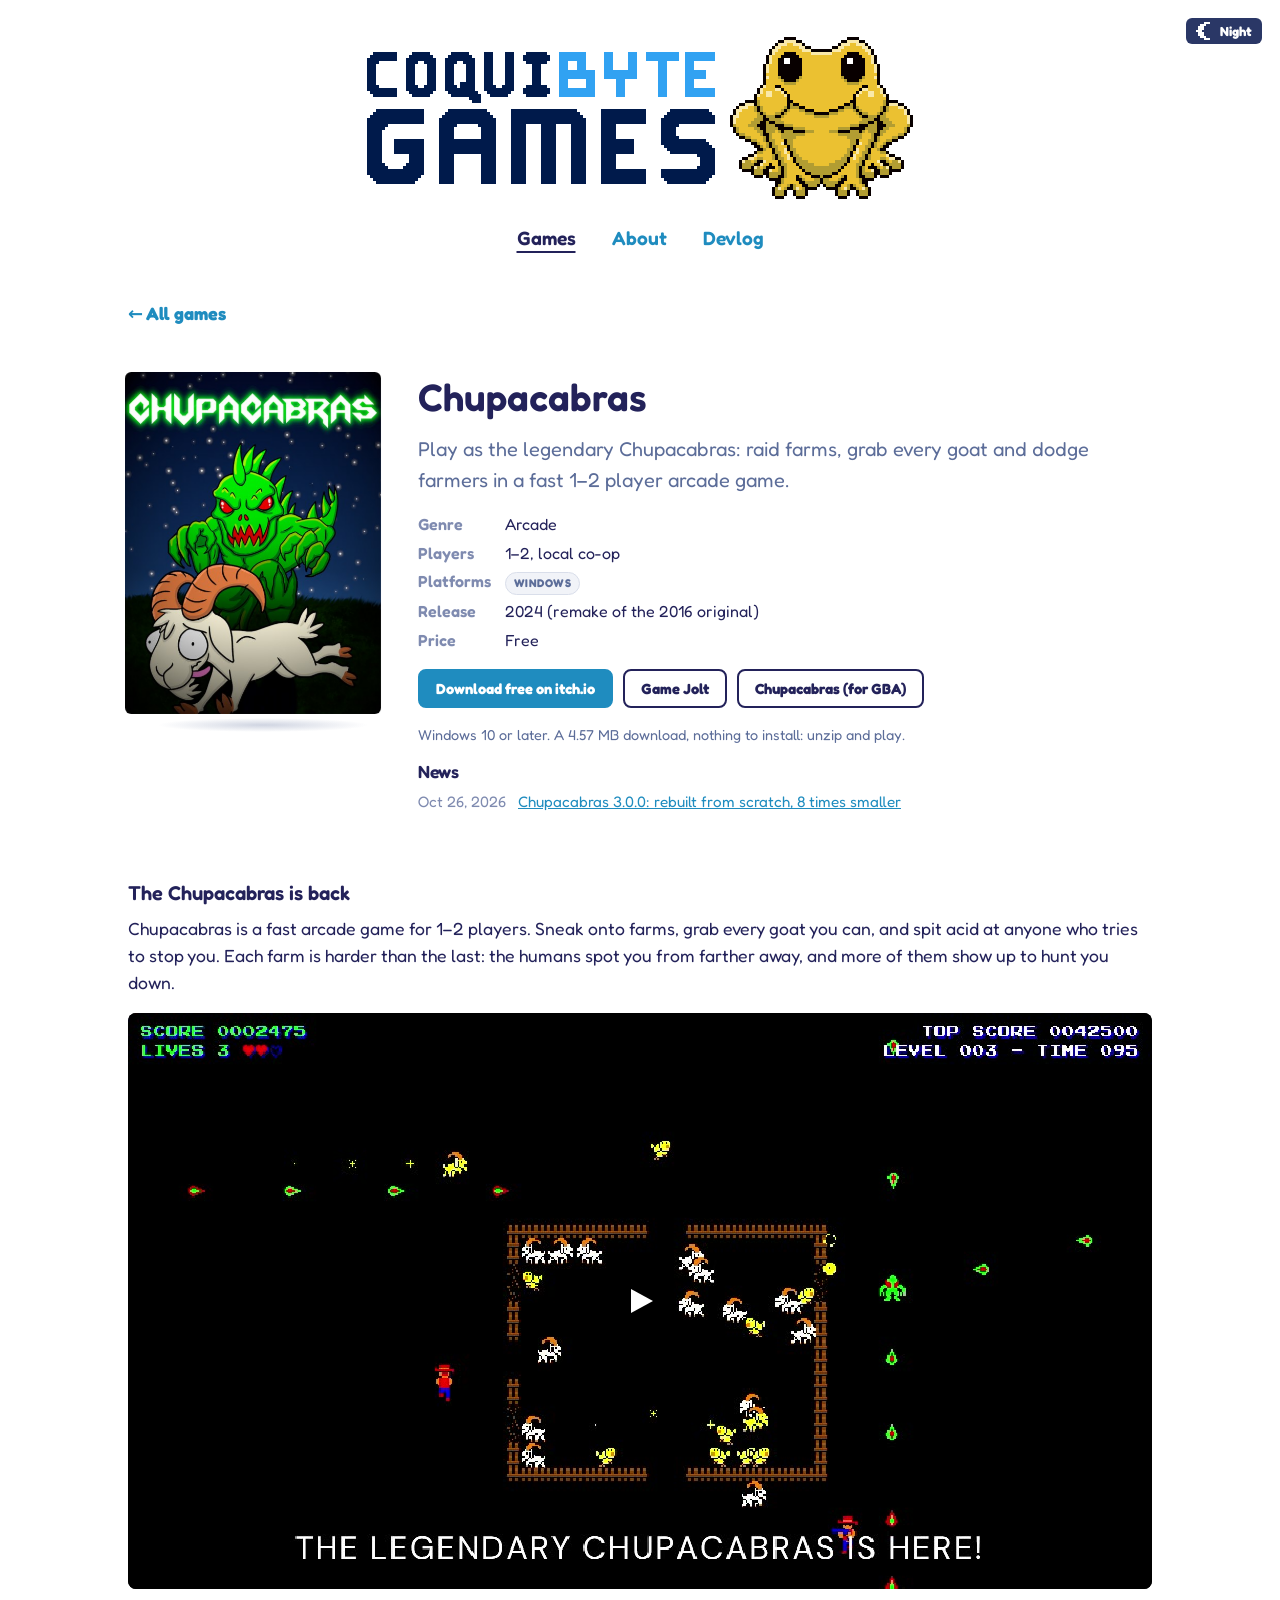
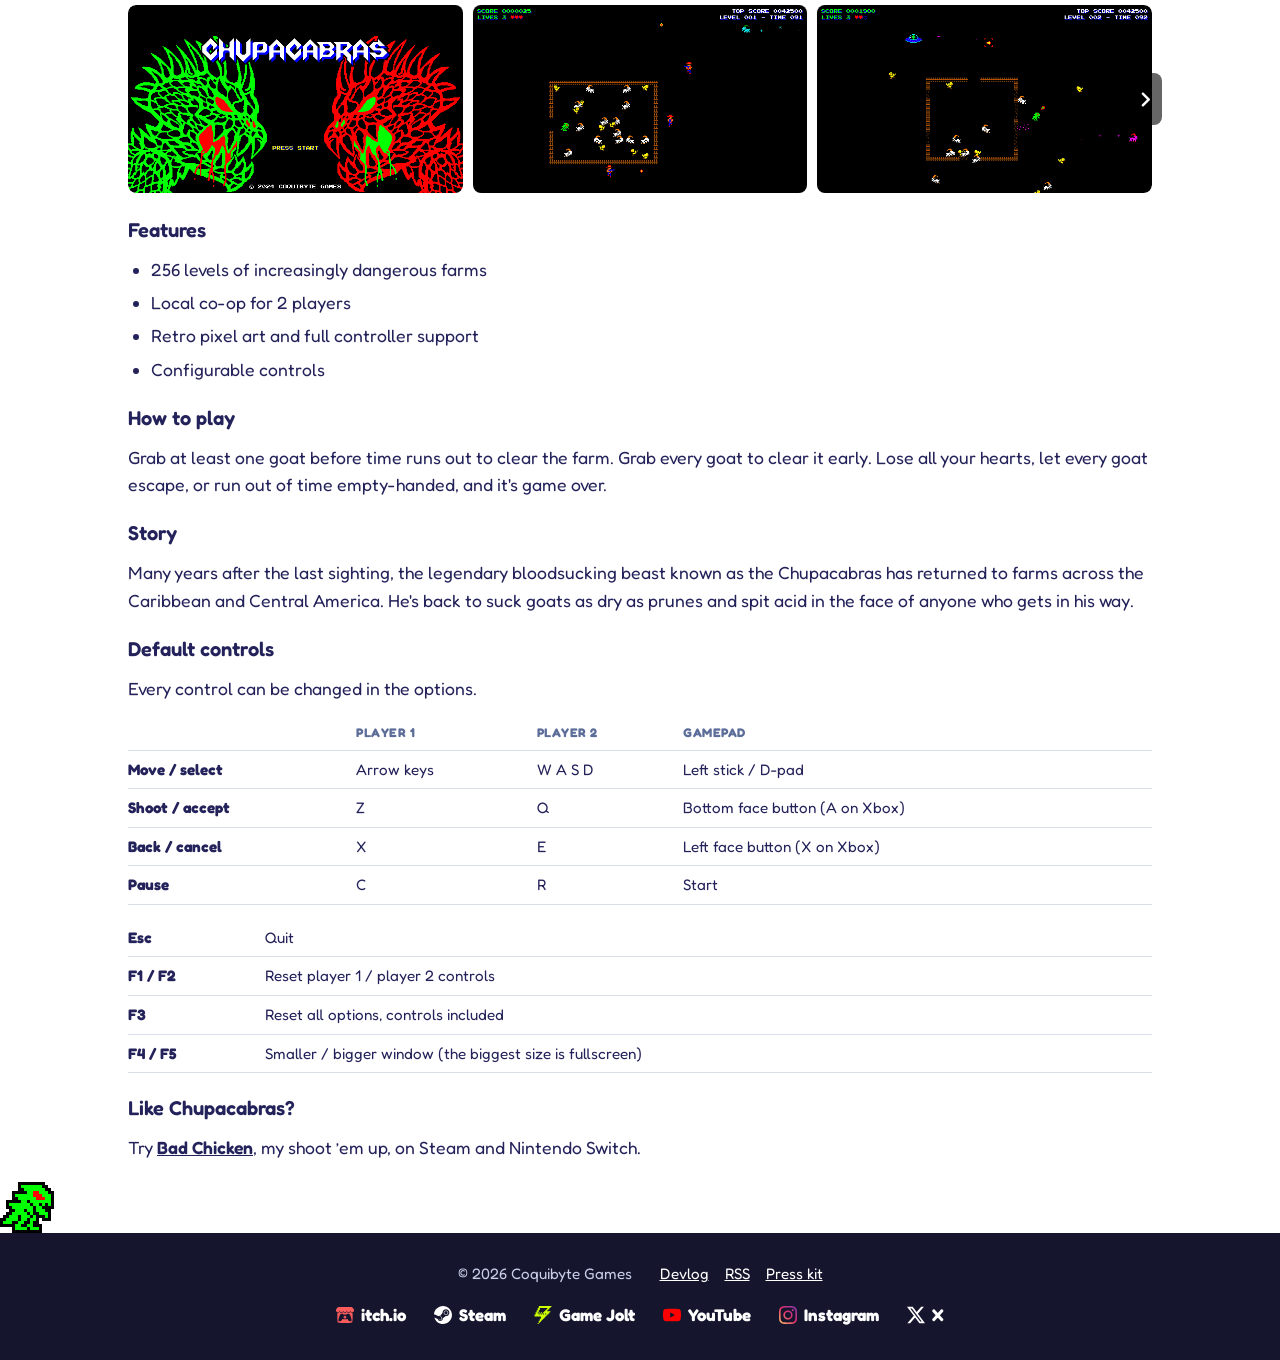
<file: games/chupacabras.html>
<!doctype html>
<html lang="en">
<head>
<title>Chupacabras · Coquibyte Games</title>
<meta name="description" content="Play as the legendary Chupacabras: raid farms, grab every goat and dodge farmers in a fast 1–2 player arcade game.">
<meta charset="utf-8">
<meta name="viewport" content="width=device-width,initial-scale=1,viewport-fit=cover">
<link rel="icon" type="image/png" href="../img/favicon.png">
<!-- Link previews on social sites and chats (build.ps1 fills these from the page's title, description, path and image) -->
<meta property="og:site_name" content="Coquibyte Games">
<meta property="og:type" content="website">
<meta property="og:title" content="Chupacabras · Coquibyte Games">
<meta property="og:description" content="Play as the legendary Chupacabras: raid farms, grab every goat and dodge farmers in a fast 1–2 player arcade game.">
<link rel="canonical" href="https://coquibytegames.com/games/chupacabras.html">
<meta property="og:url" content="https://coquibytegames.com/games/chupacabras.html">
<meta property="og:image" content="https://coquibytegames.com/img/shots/chupacabras/01.png">
<meta name="twitter:card" content="summary_large_image">
<meta name="twitter:site" content="@CoquiByteGames">
<link rel="alternate" type="application/rss+xml" title="Coquibyte Games devlog" href="../feed.xml">
<link rel="stylesheet" href="../css/style.css">
<script>
// Day or night, set before the page draws: the visitor's choice (the Day/Night button), otherwise their system's setting.
// The choice is kept in localStorage, so it holds across visits, and in window.name, which carries over to the next page
// in the same tab even where storage is blocked
function cbGet(key){
  try{var v=localStorage.getItem(key);if(v)return v;}catch(e){}
  var m=(window.name||"").match(new RegExp("(?:^|;)"+key+"=([a-z]+)"));
  return m?m[1]:null;
}
function cbSet(key,value){
  try{localStorage.setItem(key,value);}catch(e){}
  var parts=(window.name||"").split(";").filter(function(p){return p&&p.indexOf(key+"=")!==0;});
  parts.push(key+"="+value);
  window.name=parts.join(";");
}
(function(){
  var mode=cbGet("cb-mode"),system=window.matchMedia&&window.matchMedia("(prefers-color-scheme: dark)").matches;
  document.documentElement.dataset.theme=mode||(system?"dark":"light");
})();
// The pixel-art logo on whole screen pixels: at a fractional screen scale (150%: 1.5 screen pixels per CSS pixel) its 1 px strokes
// would come out uneven, so the logo is zoomed to the next whole number of screen pixels per art pixel (2 at 150%, 1 at 100%, 2 at 200%)
function cbBrandZoom(){
  var dpr=window.devicePixelRatio||1;
  document.documentElement.style.setProperty("--brand-zoom",Math.ceil(dpr-0.01)/dpr);
}
cbBrandZoom();
</script>
<script src="../js/site.js" defer></script>


</head>
<body data-page="games">
<div class="wrap">
<a class="skip" href="#main">Skip to content</a>
<header class="site-head">
  <!-- The logo big and centered, in two layers (tools/make-logos.ps1): the lettering links home, the coquí over it is a button that croaks -->
  <div class="bar-brand">
    <a class="logo-text" href="../index.html" aria-label="Coquibyte Games, home">
      <img class="day-only" src="../img/logo-text-day.png" width="184" height="56" alt="">
      <img class="night-only" src="../img/logo-text-night.png" width="184" height="56" alt="">
    </a>
    <button type="button" class="coqui" id="coqui" data-sound="../audio/coqui.wav" aria-label="Coquí!">
      <img src="../img/logo-coqui.png" width="61" height="54" alt="">
    </button>
  </div>
  <nav class="site-nav" aria-label="Main">
    <a href="../index.html" data-nav="games">Games</a>
    <a href="../about.html" data-nav="about">About</a>
    <a href="../devlog.html" data-nav="devlog">Devlog</a>
  </nav>
  <!-- Day/Night at the top right corner of the page (2026-11-02): the shared button (js/site.js) -->
  <div class="toolbar">
    <button type="button" class="mode" id="mode" data-modes="light dark" data-sun="../img/sun.png" data-moon="../img/moon.png"></button>
  </div>
</header>

<main id="main">
  <a class="back" href="../index.html">← All games</a>
  <article class="game-page">
    <span class="box3d" data-game="chupacabras"><span class="lift"><span class="box">
  <span class="face front"><img src="../img/covers/chupacabras.jpg" alt=""></span>
  <span class="face spine" aria-hidden="true"><span>Chupacabras</span><i></i></span>
  <span class="face top"></span>
</span></span><span class="floor"></span></span>
    <div class="game-body">
      <h1>Chupacabras</h1>
      <p class="lead">Play as the legendary Chupacabras: raid farms, grab every goat and dodge farmers in a fast 1–2 player arcade game.</p>
      <dl class="facts">
        <dt>Genre</dt><dd>Arcade</dd>
        <dt>Players</dt><dd>1–2, local co-op</dd>
        <dt>Platforms</dt><dd><span class="badges"><span class="badge">Windows</span></span></dd>
        <dt>Release</dt><dd>2024 (remake of the 2016 original)</dd>
        <dt>Price</dt><dd>Free</dd>
      </dl>
      <div class="btns">
        <a class="btn primary" href="https://coquibytegames.itch.io/chupacabras">Download free on itch.io</a>
        <a class="btn" href="https://gamejolt.com/games/chupacabras/902194">Game Jolt</a>
        <a class="btn" href="chupacabras-gba.html">Chupacabras (for GBA)</a>
      </div>
      <p class="small">Windows 10 or later. A 4.57 MB download, nothing to install: unzip and play.</p>
      <section class="news" aria-labelledby="news-h">
        <h2 id="news-h">News</h2>
        <ul>
        <li><time datetime="2026-10-26">Oct 26, 2026</time> <a href="../devlog/chupacabras-3-0-0.html">Chupacabras 3.0.0: rebuilt from scratch, 8 times smaller</a></li>
        </ul>
      </section>
      <!-- The pitch: the description's opening, before the trailer (moved up 2026-11-03) -->
      <section class="pitch">
        <h2>The Chupacabras is back</h2>
        <p>Chupacabras is a fast arcade game for 1–2 players. Sneak onto farms, grab every goat you can, and spit acid at anyone who tries to stop you. Each farm is harder than the last: the humans spot you from farther away, and more of them show up to hunt you down.</p>
      </section>
      <div class="trailer">
        <button type="button" class="trailer-play" data-video="8mNnbRP7rb0" aria-label="Play: Chupacabras trailer">
          <img src="../img/trailers/chupacabras.jpg" width="960" height="540" alt="" loading="lazy">
          <span class="play-icon" aria-hidden="true"></span>
        </button>
      </div>
      <div class="shots" aria-label="Screenshots">
        <button type="button" class="shots-arrow prev" aria-label="Previous screenshots" disabled>&#8249;</button>
        <div class="shots-strip">
          <a class="shot" href="../img/shots/chupacabras/01.png"><img src="../img/shots/chupacabras/01-thumb.png" width="640" height="360" alt="Chupacabras screenshot 1" loading="lazy"></a>
          <a class="shot" href="../img/shots/chupacabras/02.png"><img src="../img/shots/chupacabras/02-thumb.png" width="640" height="360" alt="Chupacabras screenshot 2" loading="lazy"></a>
          <a class="shot" href="../img/shots/chupacabras/03.png"><img src="../img/shots/chupacabras/03-thumb.png" width="640" height="360" alt="Chupacabras screenshot 3" loading="lazy"></a>
          <a class="shot" href="../img/shots/chupacabras/04.png"><img src="../img/shots/chupacabras/04-thumb.png" width="640" height="360" alt="Chupacabras screenshot 4" loading="lazy"></a>
          <a class="shot" href="../img/shots/chupacabras/05.png"><img src="../img/shots/chupacabras/05-thumb.png" width="640" height="360" alt="Chupacabras screenshot 5" loading="lazy"></a>
        </div>
        <button type="button" class="shots-arrow next" aria-label="Next screenshots">&#8250;</button>
      </div>

      <section class="about-game">
        <h2>Features</h2>
        <ul>
          <li>256 levels of increasingly dangerous farms</li>
          <li>Local co-op for 2 players</li>
          <li>Retro pixel art and full controller support</li>
          <li>Configurable controls</li>
        </ul>

        <h2>How to play</h2>
        <p>Grab at least one goat before time runs out to clear the farm. Grab every goat to clear it early. Lose all your hearts, let every goat escape, or run out of time empty-handed, and it's game over.</p>

        <h2>Story</h2>
        <p>Many years after the last sighting, the legendary bloodsucking beast known as the Chupacabras has returned to farms across the Caribbean and Central America. He's back to suck goats as dry as prunes and spit acid in the face of anyone who gets in his way.</p>

        <h2>Default controls</h2>
        <p>Every control can be changed in the options.</p>
        <table class="keys">
          <thead><tr><th></th><th>Player 1</th><th>Player 2</th><th>Gamepad</th></tr></thead>
          <tbody>
            <tr><th>Move / select</th><td>Arrow keys</td><td>W A S D</td><td>Left stick / D-pad</td></tr>
            <tr><th>Shoot / accept</th><td>Z</td><td>Q</td><td>Bottom face button (A on Xbox)</td></tr>
            <tr><th>Back / cancel</th><td>X</td><td>E</td><td>Left face button (X on Xbox)</td></tr>
            <tr><th>Pause</th><td>C</td><td>R</td><td>Start</td></tr>
          </tbody>
        </table>
        <table class="keys">
          <tbody>
            <tr><th>Esc</th><td>Quit</td></tr>
            <tr><th>F1 / F2</th><td>Reset player 1 / player 2 controls</td></tr>
            <tr><th>F3</th><td>Reset all options, controls included</td></tr>
            <tr><th>F4 / F5</th><td>Smaller / bigger window (the biggest size is fullscreen)</td></tr>
          </tbody>
        </table>

        <h2>Like Chupacabras?</h2>
        <p>Try <a href="bad-chicken.html">Bad Chicken</a>, my shoot ’em up, on Steam and Nintendo Switch.</p>
      </section>
    </div>
  </article>
</main>
<footer>
  <!-- The Chupacabras that runs along the footer's top edge is a button: it opens Chupacabras Run (js/chupa-run.js), an endless
       runner after Chrome's dinosaur game jumping the game's corral fences, played in the strip below, the full width of the page -->
  <button type="button" class="chupa" id="chupa" aria-label="Play Chupacabras Run"></button>
  <div class="cg" id="chupa-game" role="region" aria-label="Chupacabras Run" hidden>
    <canvas id="cg-canvas" width="240" height="80" tabindex="0" data-run="../img/chupacabras-run.png" data-fence="../img/fence.png" data-goat="../img/goat.png" data-bite="../img/bite.png" data-sound-animal-hit="../audio/animal-hit.wav" data-sound-pick-up="../audio/pick-up.wav" data-sound-hit="../audio/hit.wav" data-sound-jump="../audio/jump.wav"></canvas>
    <div class="cg-top">
      <strong>Chupacabras Run</strong>
      <span class="cg-score"><span id="cg-hi">HI 00000</span> <span id="cg-now">00000</span></span>
      <button type="button" class="cg-close" id="cg-close" aria-label="Close">×</button>
    </div>
    <p class="cg-hint" id="cg-hint">Space, up or tap to jump</p>
  </div>
  <div class="foot-row">
    <span>© 2026 Coquibyte Games</span>
    <nav aria-label="Site">
      <a href="../devlog.html">Devlog</a>
      <a href="../feed.xml">RSS</a>
      <a href="../press.html">Press kit</a>
    </nav>
  </div>
  <!-- The social links with their marks (2026-11-03): Simple Icons (CC0) inline, in the brand colors (Steam and X white on the dark footer) -->
  <nav class="social" aria-label="Elsewhere">
    <a href="https://coquibytegames.itch.io/"><svg class="ico svg" viewBox="0 0 24 24" aria-hidden="true"><path fill="#FA5C5C" d="M3.13 1.338C2.08 1.96.02 4.328 0 4.95v1.03c0 1.303 1.22 2.45 2.325 2.45 1.33 0 2.436-1.102 2.436-2.41 0 1.308 1.07 2.41 2.4 2.41 1.328 0 2.362-1.102 2.362-2.41 0 1.308 1.137 2.41 2.466 2.41h.024c1.33 0 2.466-1.102 2.466-2.41 0 1.308 1.034 2.41 2.363 2.41 1.33 0 2.4-1.102 2.4-2.41 0 1.308 1.106 2.41 2.435 2.41C22.78 8.43 24 7.282 24 5.98V4.95c-.02-.62-2.082-2.99-3.13-3.612-3.253-.114-5.508-.134-8.87-.133-3.362 0-7.945.053-8.87.133zm6.376 6.477a2.74 2.74 0 0 1-.468.602c-.5.49-1.19.795-1.947.795a2.786 2.786 0 0 1-1.95-.795c-.182-.178-.32-.37-.446-.59-.127.222-.303.412-.486.59a2.788 2.788 0 0 1-1.95.795c-.092 0-.187-.025-.264-.052-.107 1.113-.152 2.176-.168 2.95v.005l-.006 1.167c.02 2.334-.23 7.564 1.03 8.85 1.952.454 5.545.662 9.15.663 3.605 0 7.198-.21 9.15-.664 1.26-1.284 1.01-6.514 1.03-8.848l-.006-1.167v-.004c-.016-.775-.06-1.838-.168-2.95-.077.026-.172.052-.263.052a2.788 2.788 0 0 1-1.95-.795c-.184-.178-.36-.368-.486-.59-.127.22-.265.412-.447.59a2.786 2.786 0 0 1-1.95.794c-.76 0-1.446-.303-1.948-.793a2.74 2.74 0 0 1-.468-.602 2.738 2.738 0 0 1-.463.602 2.787 2.787 0 0 1-1.95.794h-.16a2.787 2.787 0 0 1-1.95-.793 2.738 2.738 0 0 1-.464-.602zm-2.004 2.59v.002c.795.002 1.5 0 2.373.953.687-.072 1.406-.108 2.125-.107.72 0 1.438.035 2.125.107.873-.953 1.578-.95 2.372-.953.376 0 1.876 0 2.92 2.934l1.123 4.028c.832 2.995-.266 3.068-1.636 3.07-2.03-.075-3.156-1.55-3.156-3.025-1.124.184-2.436.276-3.748.277-1.312 0-2.624-.093-3.748-.277 0 1.475-1.125 2.95-3.156 3.026-1.37-.004-2.468-.077-1.636-3.072l1.122-4.027c1.045-2.934 2.545-2.934 2.92-2.934zM12 12.714c-.002.002-2.14 1.964-2.523 2.662l1.4-.056v1.22c0 .056.56.033 1.123.007.562.026 1.124.05 1.124-.008v-1.22l1.4.055C14.138 14.677 12 12.713 12 12.713z"/></svg>itch.io</a>
    <a href="https://store.steampowered.com/search/?developer=Coquibyte%20Games"><svg class="ico svg" viewBox="0 0 24 24" aria-hidden="true"><path fill="#FFFFFF" d="M11.979 0C5.678 0 .511 4.86.022 11.037l6.432 2.658c.545-.371 1.203-.59 1.912-.59.063 0 .125.004.188.006l2.861-4.142V8.91c0-2.495 2.028-4.524 4.524-4.524 2.494 0 4.524 2.031 4.524 4.527s-2.03 4.525-4.524 4.525h-.105l-4.076 2.911c0 .052.004.105.004.159 0 1.875-1.515 3.396-3.39 3.396-1.635 0-3.016-1.173-3.331-2.727L.436 15.27C1.862 20.307 6.486 24 11.979 24c6.627 0 11.999-5.373 11.999-12S18.605 0 11.979 0zM7.54 18.21l-1.473-.61c.262.543.714.999 1.314 1.25 1.297.539 2.793-.076 3.332-1.375.263-.63.264-1.319.005-1.949s-.75-1.121-1.377-1.383c-.624-.26-1.29-.249-1.878-.03l1.523.63c.956.4 1.409 1.5 1.009 2.455-.397.957-1.497 1.41-2.454 1.012H7.54zm11.415-9.303c0-1.662-1.353-3.015-3.015-3.015-1.665 0-3.015 1.353-3.015 3.015 0 1.665 1.35 3.015 3.015 3.015 1.663 0 3.015-1.35 3.015-3.015zm-5.273-.005c0-1.252 1.013-2.266 2.265-2.266 1.249 0 2.266 1.014 2.266 2.266 0 1.251-1.017 2.265-2.266 2.265-1.253 0-2.265-1.014-2.265-2.265z"/></svg>Steam</a>
    <a href="https://gamejolt.com/@CoquiByteGames"><svg class="ico svg" viewBox="0 0 24 24" aria-hidden="true"><path fill="#CCFF00" d="M6.353 0v2.824H4.94v2.823H3.53v2.824H2.118v2.823H.706v2.824h8.47v2.823H7.765v2.824H6.353v2.823h1.412v-1.412h1.411v-1.411h1.412v-1.412H12V16.94h1.412v-1.41h1.412v-1.411h1.411v-1.412h1.412v-1.412h1.412V9.882h1.412V8.471h1.411V7.059h-4.235V5.647h1.412V4.235h1.412V2.824h1.411V1.412h1.412V0zm0 22.588H4.94V24h1.412zM7.765 2.824h9.882v1.411h-1.412v1.412h-1.411V7.06h-1.412v1.41H12v1.411h1.412v1.412H12V9.882h-1.412v1.412H9.176V9.882H7.765v1.412H6.353V9.882H4.94V8.471h1.412V5.647h1.412zM6.353 8.47v1.411h1.412v-1.41zm2.823 1.411h1.412v-1.41H9.176zm5.648 0h1.411v1.412h-1.411Z"/></svg>Game Jolt</a>
    <a href="https://www.youtube.com/channel/UC5mKjan32Wj9773EDvB_U4A"><svg class="ico svg" viewBox="0 0 24 24" aria-hidden="true"><path fill="#FF0000" d="M23.498 6.186a3.016 3.016 0 0 0-2.122-2.136C19.505 3.545 12 3.545 12 3.545s-7.505 0-9.377.505A3.017 3.017 0 0 0 .502 6.186C0 8.07 0 12 0 12s0 3.93.502 5.814a3.016 3.016 0 0 0 2.122 2.136c1.871.505 9.376.505 9.376.505s7.505 0 9.377-.505a3.015 3.015 0 0 0 2.122-2.136C24 15.93 24 12 24 12s0-3.93-.502-5.814zM9.545 15.568V8.432L15.818 12l-6.273 3.568z"/></svg>YouTube</a>
    <a href="https://www.instagram.com/coquibytegames/"><svg class="ico svg" viewBox="0 0 24 24" aria-hidden="true"><defs><linearGradient id="ig" x1="0" y1="1" x2="1" y2="0"><stop offset="0" stop-color="#FDC468"/><stop offset=".5" stop-color="#E1306C"/><stop offset="1" stop-color="#833AB4"/></linearGradient></defs><path fill="url(#ig)" d="M7.0301.084c-1.2768.0602-2.1487.264-2.911.5634-.7888.3075-1.4575.72-2.1228 1.3877-.6652.6677-1.075 1.3368-1.3802 2.127-.2954.7638-.4956 1.6365-.552 2.914-.0564 1.2775-.0689 1.6882-.0626 4.947.0062 3.2586.0206 3.6671.0825 4.9473.061 1.2765.264 2.1482.5635 2.9107.308.7889.72 1.4573 1.388 2.1228.6679.6655 1.3365 1.0743 2.1285 1.38.7632.295 1.6361.4961 2.9134.552 1.2773.056 1.6884.069 4.9462.0627 3.2578-.0062 3.668-.0207 4.9478-.0814 1.28-.0607 2.147-.2652 2.9098-.5633.7889-.3086 1.4578-.72 2.1228-1.3881.665-.6682 1.0745-1.3378 1.3795-2.1284.2957-.7632.4966-1.636.552-2.9124.056-1.2809.0692-1.6898.063-4.948-.0063-3.2583-.021-3.6668-.0817-4.9465-.0607-1.2797-.264-2.1487-.5633-2.9117-.3084-.7889-.72-1.4568-1.3876-2.1228C21.2982 1.33 20.628.9208 19.8378.6165 19.074.321 18.2017.1197 16.9244.0645 15.6471.0093 15.236-.005 11.977.0014 8.718.0076 8.31.0215 7.0301.0839m.1402 21.6932c-1.17-.0509-1.8053-.2453-2.2287-.408-.5606-.216-.96-.4771-1.3819-.895-.422-.4178-.6811-.8186-.9-1.378-.1644-.4234-.3624-1.058-.4171-2.228-.0595-1.2645-.072-1.6442-.079-4.848-.007-3.2037.0053-3.583.0607-4.848.05-1.169.2456-1.805.408-2.2282.216-.5613.4762-.96.895-1.3816.4188-.4217.8184-.6814 1.3783-.9003.423-.1651 1.0575-.3614 2.227-.4171 1.2655-.06 1.6447-.072 4.848-.079 3.2033-.007 3.5835.005 4.8495.0608 1.169.0508 1.8053.2445 2.228.408.5608.216.96.4754 1.3816.895.4217.4194.6816.8176.9005 1.3787.1653.4217.3617 1.056.4169 2.2263.0602 1.2655.0739 1.645.0796 4.848.0058 3.203-.0055 3.5834-.061 4.848-.051 1.17-.245 1.8055-.408 2.2294-.216.5604-.4763.96-.8954 1.3814-.419.4215-.8181.6811-1.3783.9-.4224.1649-1.0577.3617-2.2262.4174-1.2656.0595-1.6448.072-4.8493.079-3.2045.007-3.5825-.006-4.848-.0608M16.953 5.5864A1.44 1.44 0 1 0 18.39 4.144a1.44 1.44 0 0 0-1.437 1.4424M5.8385 12.012c.0067 3.4032 2.7706 6.1557 6.173 6.1493 3.4026-.0065 6.157-2.7701 6.1506-6.1733-.0065-3.4032-2.771-6.1565-6.174-6.1498-3.403.0067-6.156 2.771-6.1496 6.1738M8 12.0077a4 4 0 1 1 4.008 3.9921A3.9996 3.9996 0 0 1 8 12.0077"/></svg>Instagram</a>
    <a href="https://x.com/CoquiByteGames"><svg class="ico svg" viewBox="0 0 24 24" aria-hidden="true"><path fill="#FFFFFF" d="M18.901 1.153h3.68l-8.04 9.19L24 22.846h-7.406l-5.8-7.584-6.638 7.584H.474l8.6-9.83L0 1.154h7.594l5.243 6.932ZM17.61 20.644h2.039L6.486 3.24H4.298Z"/></svg>X</a>
  </nav>
</footer>
<script src="../js/chupa-run.js" defer></script>

</div>
</body>
</html>
</file>
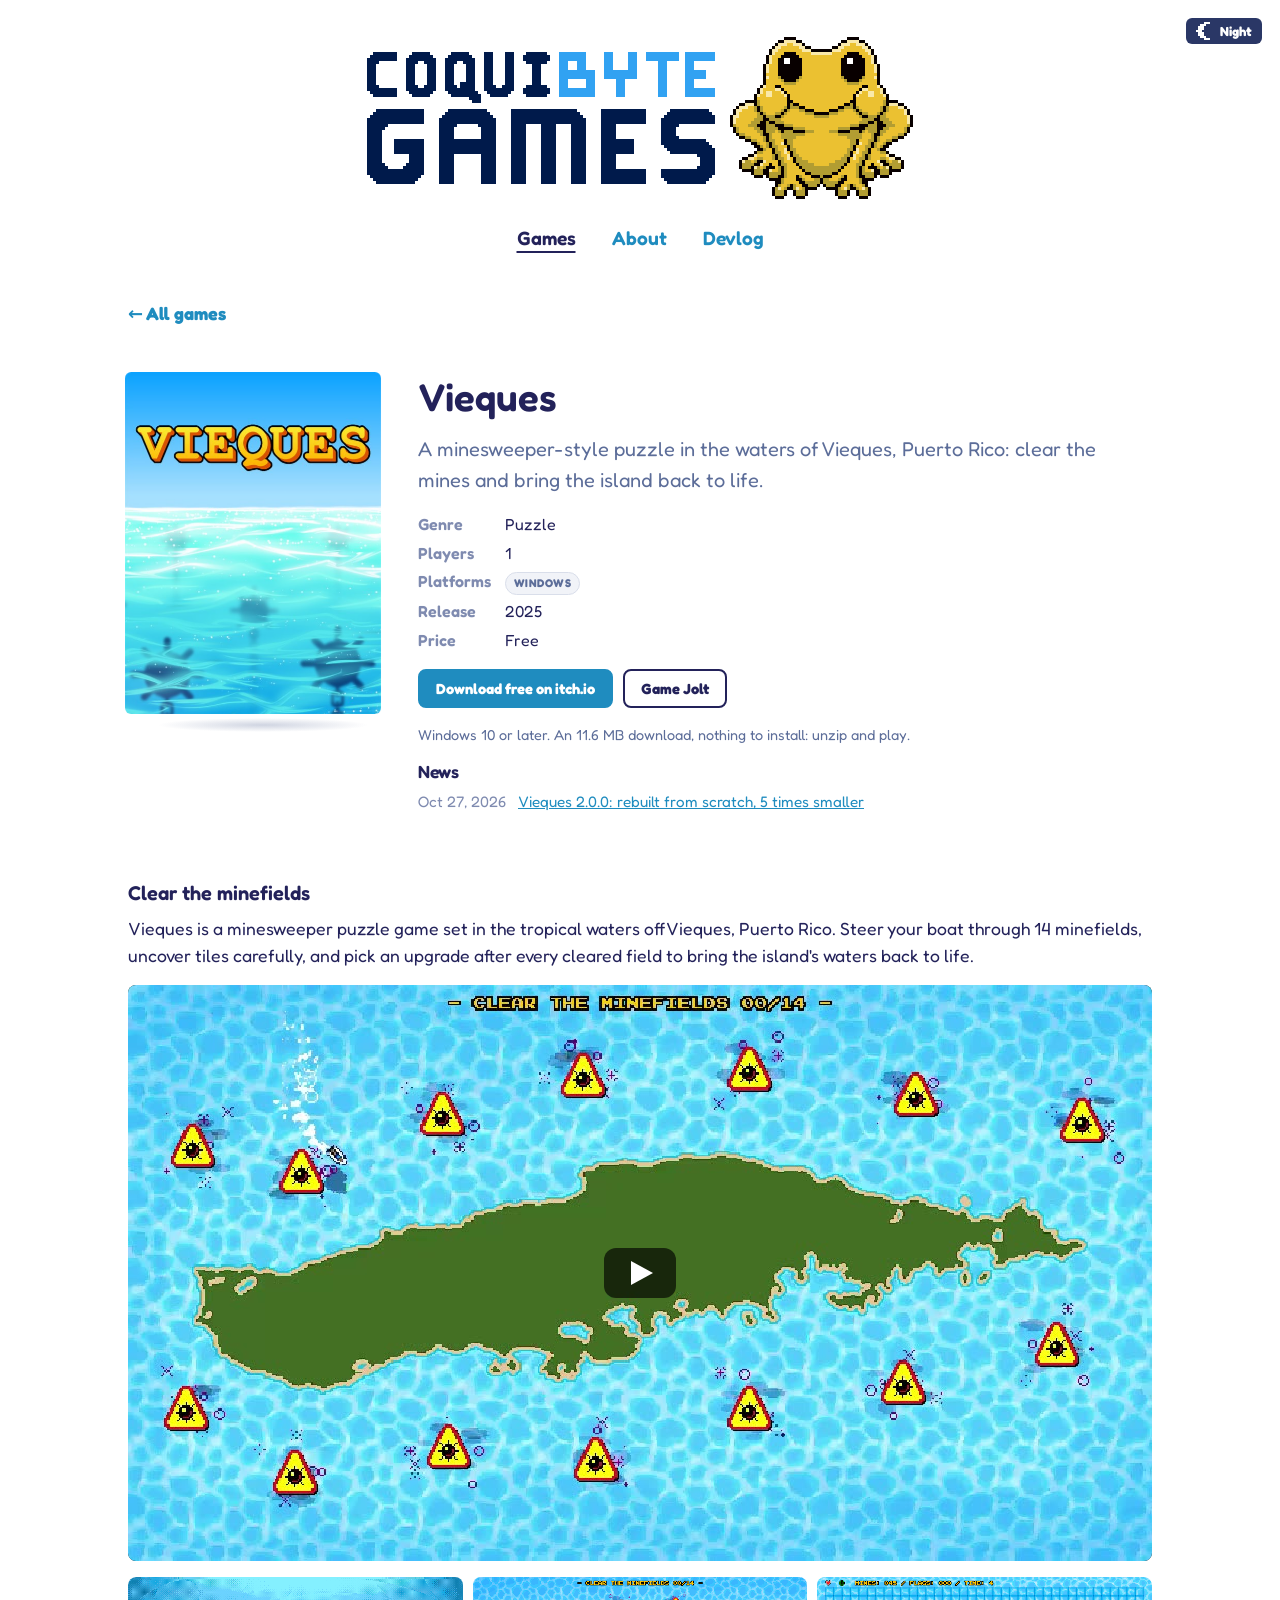
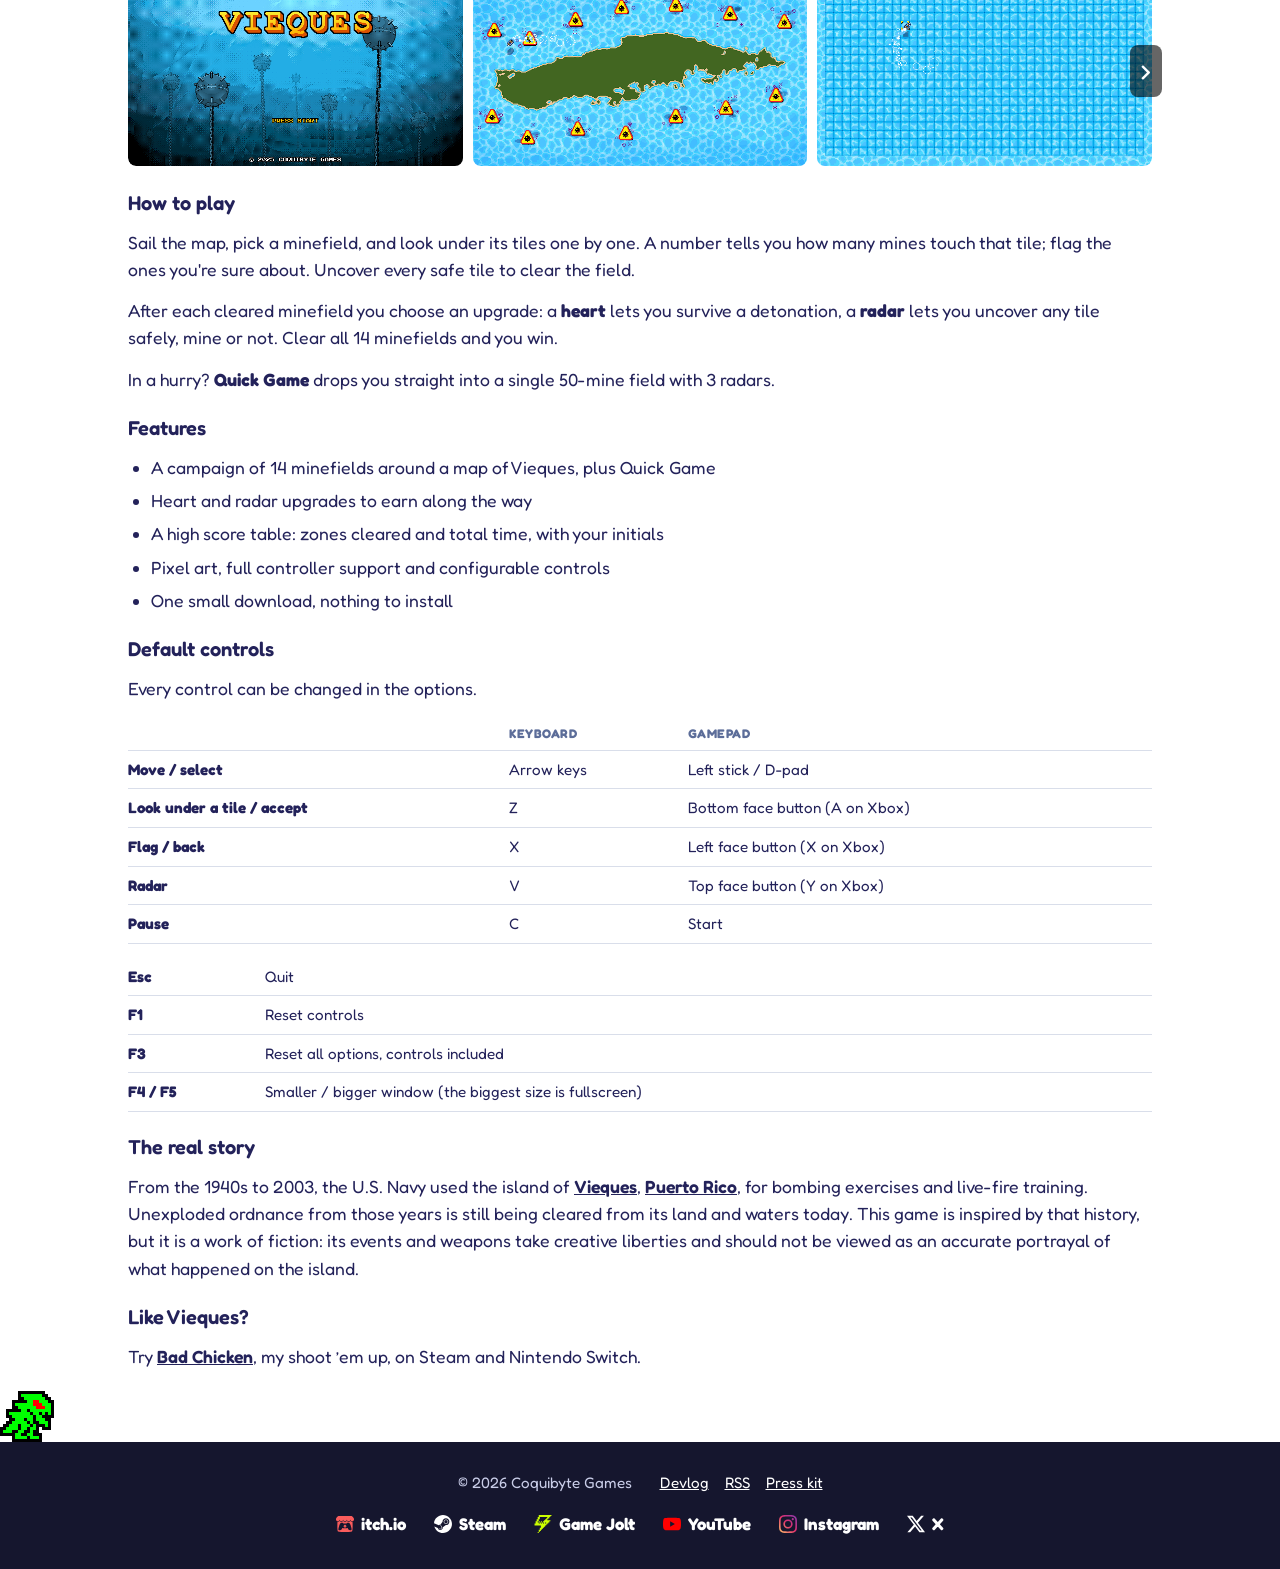
<file: games/vieques.html>
<!doctype html>
<html lang="en">
<head>
<title>Vieques · Coquibyte Games</title>
<meta name="description" content="A minesweeper-style puzzle in the waters of Vieques, Puerto Rico: clear the mines and bring the island back to life.">
<meta charset="utf-8">
<meta name="viewport" content="width=device-width,initial-scale=1,viewport-fit=cover">
<link rel="icon" type="image/png" href="../img/favicon.png">
<!-- Link previews on social sites and chats (build.ps1 fills these from the page's title, description, path and image) -->
<meta property="og:site_name" content="Coquibyte Games">
<meta property="og:type" content="website">
<meta property="og:title" content="Vieques · Coquibyte Games">
<meta property="og:description" content="A minesweeper-style puzzle in the waters of Vieques, Puerto Rico: clear the mines and bring the island back to life.">
<link rel="canonical" href="https://coquibytegames.com/games/vieques.html">
<meta property="og:url" content="https://coquibytegames.com/games/vieques.html">
<meta property="og:image" content="https://coquibytegames.com/img/shots/vieques/01.png">
<meta name="twitter:card" content="summary_large_image">
<meta name="twitter:site" content="@CoquiByteGames">
<link rel="alternate" type="application/rss+xml" title="Coquibyte Games devlog" href="../feed.xml">
<link rel="stylesheet" href="../css/style.css">
<script>
// Day or night, set before the page draws: the visitor's choice (the Day/Night button), otherwise their system's setting.
// The choice is kept in localStorage, so it holds across visits, and in window.name, which carries over to the next page
// in the same tab even where storage is blocked
function cbGet(key){
  try{var v=localStorage.getItem(key);if(v)return v;}catch(e){}
  var m=(window.name||"").match(new RegExp("(?:^|;)"+key+"=([a-z]+)"));
  return m?m[1]:null;
}
function cbSet(key,value){
  try{localStorage.setItem(key,value);}catch(e){}
  var parts=(window.name||"").split(";").filter(function(p){return p&&p.indexOf(key+"=")!==0;});
  parts.push(key+"="+value);
  window.name=parts.join(";");
}
(function(){
  var mode=cbGet("cb-mode"),system=window.matchMedia&&window.matchMedia("(prefers-color-scheme: dark)").matches;
  document.documentElement.dataset.theme=mode||(system?"dark":"light");
})();
// The pixel-art logo on whole screen pixels: at a fractional screen scale (150%: 1.5 screen pixels per CSS pixel) its 1 px strokes
// would come out uneven, so the logo is zoomed to the next whole number of screen pixels per art pixel (2 at 150%, 1 at 100%, 2 at 200%)
function cbBrandZoom(){
  var dpr=window.devicePixelRatio||1;
  document.documentElement.style.setProperty("--brand-zoom",Math.ceil(dpr-0.01)/dpr);
}
cbBrandZoom();
</script>
<script src="../js/site.js" defer></script>


</head>
<body data-page="games">
<div class="wrap">
<a class="skip" href="#main">Skip to content</a>
<header class="site-head">
  <!-- The logo big and centered, in two layers (tools/make-logos.ps1): the lettering links home, the coquí over it is a button that croaks -->
  <div class="bar-brand">
    <a class="logo-text" href="../index.html" aria-label="Coquibyte Games, home">
      <img class="day-only" src="../img/logo-text-day.png" width="184" height="56" alt="">
      <img class="night-only" src="../img/logo-text-night.png" width="184" height="56" alt="">
    </a>
    <button type="button" class="coqui" id="coqui" data-sound="../audio/coqui.wav" aria-label="Coquí!">
      <img src="../img/logo-coqui.png" width="61" height="54" alt="">
    </button>
  </div>
  <nav class="site-nav" aria-label="Main">
    <a href="../index.html" data-nav="games">Games</a>
    <a href="../about.html" data-nav="about">About</a>
    <a href="../devlog.html" data-nav="devlog">Devlog</a>
  </nav>
  <!-- Day/Night at the top right corner of the page (2026-11-02): the shared button (js/site.js) -->
  <div class="toolbar">
    <button type="button" class="mode" id="mode" data-modes="light dark" data-sun="../img/sun.png" data-moon="../img/moon.png"></button>
  </div>
</header>

<main id="main">
  <a class="back" href="../index.html">← All games</a>
  <article class="game-page">
    <span class="box3d" data-game="vieques"><span class="lift"><span class="box">
  <span class="face front"><img src="../img/covers/vieques.jpg" alt=""></span>
  <span class="face spine" aria-hidden="true"><span>Vieques</span><i></i></span>
  <span class="face top"></span>
</span></span><span class="floor"></span></span>
    <div class="game-body">
      <h1>Vieques</h1>
      <p class="lead">A minesweeper-style puzzle in the waters of Vieques, Puerto Rico: clear the mines and bring the island back to life.</p>
      <dl class="facts">
        <dt>Genre</dt><dd>Puzzle</dd>
        <dt>Players</dt><dd>1</dd>
        <dt>Platforms</dt><dd><span class="badges"><span class="badge">Windows</span></span></dd>
        <dt>Release</dt><dd>2025</dd>
        <dt>Price</dt><dd>Free</dd>
      </dl>
      <div class="btns">
        <a class="btn primary" href="https://coquibytegames.itch.io/vieques">Download free on itch.io</a>
        <a class="btn" href="https://gamejolt.com/games/vieques/968191">Game Jolt</a>
      </div>
      <p class="small">Windows 10 or later. An 11.6 MB download, nothing to install: unzip and play.</p>
      <section class="news" aria-labelledby="news-h">
        <h2 id="news-h">News</h2>
        <ul>
        <li><time datetime="2026-10-27">Oct 27, 2026</time> <a href="../devlog/vieques-2-0-0.html">Vieques 2.0.0: rebuilt from scratch, 5 times smaller</a></li>
        </ul>
      </section>
      <!-- The pitch: the description's opening, before the trailer (moved up 2026-11-03) -->
      <section class="pitch">
        <h2>Clear the minefields</h2>
        <p>Vieques is a minesweeper puzzle game set in the tropical waters off Vieques, Puerto Rico. Steer your boat through 14 minefields, uncover tiles carefully, and pick an upgrade after every cleared field to bring the island's waters back to life.</p>
      </section>
      <div class="trailer">
        <button type="button" class="trailer-play" data-video="FUEw1RDhxFA" aria-label="Play: Vieques trailer">
          <img src="../img/trailers/vieques.jpg" width="960" height="540" alt="" loading="lazy">
          <span class="play-icon" aria-hidden="true"></span>
        </button>
      </div>
      <div class="shots" aria-label="Screenshots">
        <button type="button" class="shots-arrow prev" aria-label="Previous screenshots" disabled>&#8249;</button>
        <div class="shots-strip">
          <a class="shot" href="../img/shots/vieques/01.png"><img src="../img/shots/vieques/01-thumb.png" width="640" height="360" alt="Vieques screenshot 1" loading="lazy"></a>
          <a class="shot" href="../img/shots/vieques/02.png"><img src="../img/shots/vieques/02-thumb.png" width="640" height="360" alt="Vieques screenshot 2" loading="lazy"></a>
          <a class="shot" href="../img/shots/vieques/03.png"><img src="../img/shots/vieques/03-thumb.png" width="640" height="360" alt="Vieques screenshot 3" loading="lazy"></a>
          <a class="shot" href="../img/shots/vieques/04.png"><img src="../img/shots/vieques/04-thumb.png" width="640" height="360" alt="Vieques screenshot 4" loading="lazy"></a>
          <a class="shot" href="../img/shots/vieques/05.png"><img src="../img/shots/vieques/05-thumb.png" width="640" height="360" alt="Vieques screenshot 5" loading="lazy"></a>
        </div>
        <button type="button" class="shots-arrow next" aria-label="Next screenshots">&#8250;</button>
      </div>

      <section class="about-game">
        <h2>How to play</h2>
        <p>Sail the map, pick a minefield, and look under its tiles one by one. A number tells you how many mines touch that tile; flag the ones you're sure about. Uncover every safe tile to clear the field.</p>
        <p>After each cleared minefield you choose an upgrade: a <strong>heart</strong> lets you survive a detonation, a <strong>radar</strong> lets you uncover any tile safely, mine or not. Clear all 14 minefields and you win.</p>
        <p>In a hurry? <strong>Quick Game</strong> drops you straight into a single 50-mine field with 3 radars.</p>

        <h2>Features</h2>
        <ul>
          <li>A campaign of 14 minefields around a map of Vieques, plus Quick Game</li>
          <li>Heart and radar upgrades to earn along the way</li>
          <li>A high score table: zones cleared and total time, with your initials</li>
          <li>Pixel art, full controller support and configurable controls</li>
          <li>One small download, nothing to install</li>
        </ul>

        <h2>Default controls</h2>
        <p>Every control can be changed in the options.</p>
        <table class="keys">
          <thead><tr><th></th><th>Keyboard</th><th>Gamepad</th></tr></thead>
          <tbody>
            <tr><th>Move / select</th><td>Arrow keys</td><td>Left stick / D-pad</td></tr>
            <tr><th>Look under a tile / accept</th><td>Z</td><td>Bottom face button (A on Xbox)</td></tr>
            <tr><th>Flag / back</th><td>X</td><td>Left face button (X on Xbox)</td></tr>
            <tr><th>Radar</th><td>V</td><td>Top face button (Y on Xbox)</td></tr>
            <tr><th>Pause</th><td>C</td><td>Start</td></tr>
          </tbody>
        </table>
        <table class="keys">
          <tbody>
            <tr><th>Esc</th><td>Quit</td></tr>
            <tr><th>F1</th><td>Reset controls</td></tr>
            <tr><th>F3</th><td>Reset all options, controls included</td></tr>
            <tr><th>F4 / F5</th><td>Smaller / bigger window (the biggest size is fullscreen)</td></tr>
          </tbody>
        </table>

        <h2>The real story</h2>
        <p>From the 1940s to 2003, the U.S. Navy used the island of <a href="https://en.wikipedia.org/wiki/Vieques,_Puerto_Rico">Vieques</a>, <a href="https://en.wikipedia.org/wiki/Puerto_Rico">Puerto Rico</a>, for bombing exercises and live-fire training. Unexploded ordnance from those years is still being cleared from its land and waters today. This game is inspired by that history, but it is a work of fiction: its events and weapons take creative liberties and should not be viewed as an accurate portrayal of what happened on the island.</p>

        <h2>Like Vieques?</h2>
        <p>Try <a href="bad-chicken.html">Bad Chicken</a>, my shoot ’em up, on Steam and Nintendo Switch.</p>
      </section>
    </div>
  </article>
</main>
<footer>
  <!-- The Chupacabras that runs along the footer's top edge is a button: it opens Chupacabras Run (js/chupa-run.js), an endless
       runner after Chrome's dinosaur game jumping the game's corral fences, played in the strip below, the full width of the page -->
  <button type="button" class="chupa" id="chupa" aria-label="Play Chupacabras Run"></button>
  <div class="cg" id="chupa-game" role="region" aria-label="Chupacabras Run" hidden>
    <canvas id="cg-canvas" width="240" height="80" tabindex="0" data-run="../img/chupacabras-run.png" data-fence="../img/fence.png" data-goat="../img/goat.png" data-bite="../img/bite.png" data-sound-animal-hit="../audio/animal-hit.wav" data-sound-pick-up="../audio/pick-up.wav" data-sound-hit="../audio/hit.wav" data-sound-jump="../audio/jump.wav"></canvas>
    <div class="cg-top">
      <strong>Chupacabras Run</strong>
      <span class="cg-score"><span id="cg-hi">HI 00000</span> <span id="cg-now">00000</span></span>
      <button type="button" class="cg-close" id="cg-close" aria-label="Close">×</button>
    </div>
    <p class="cg-hint" id="cg-hint">Space, up or tap to jump</p>
  </div>
  <div class="foot-row">
    <span>© 2026 Coquibyte Games</span>
    <nav aria-label="Site">
      <a href="../devlog.html">Devlog</a>
      <a href="../feed.xml">RSS</a>
      <a href="../press.html">Press kit</a>
    </nav>
  </div>
  <!-- The social links with their marks (2026-11-03): Simple Icons (CC0) inline, in the brand colors (Steam and X white on the dark footer) -->
  <nav class="social" aria-label="Elsewhere">
    <a href="https://coquibytegames.itch.io/"><svg class="ico svg" viewBox="0 0 24 24" aria-hidden="true"><path fill="#FA5C5C" d="M3.13 1.338C2.08 1.96.02 4.328 0 4.95v1.03c0 1.303 1.22 2.45 2.325 2.45 1.33 0 2.436-1.102 2.436-2.41 0 1.308 1.07 2.41 2.4 2.41 1.328 0 2.362-1.102 2.362-2.41 0 1.308 1.137 2.41 2.466 2.41h.024c1.33 0 2.466-1.102 2.466-2.41 0 1.308 1.034 2.41 2.363 2.41 1.33 0 2.4-1.102 2.4-2.41 0 1.308 1.106 2.41 2.435 2.41C22.78 8.43 24 7.282 24 5.98V4.95c-.02-.62-2.082-2.99-3.13-3.612-3.253-.114-5.508-.134-8.87-.133-3.362 0-7.945.053-8.87.133zm6.376 6.477a2.74 2.74 0 0 1-.468.602c-.5.49-1.19.795-1.947.795a2.786 2.786 0 0 1-1.95-.795c-.182-.178-.32-.37-.446-.59-.127.222-.303.412-.486.59a2.788 2.788 0 0 1-1.95.795c-.092 0-.187-.025-.264-.052-.107 1.113-.152 2.176-.168 2.95v.005l-.006 1.167c.02 2.334-.23 7.564 1.03 8.85 1.952.454 5.545.662 9.15.663 3.605 0 7.198-.21 9.15-.664 1.26-1.284 1.01-6.514 1.03-8.848l-.006-1.167v-.004c-.016-.775-.06-1.838-.168-2.95-.077.026-.172.052-.263.052a2.788 2.788 0 0 1-1.95-.795c-.184-.178-.36-.368-.486-.59-.127.22-.265.412-.447.59a2.786 2.786 0 0 1-1.95.794c-.76 0-1.446-.303-1.948-.793a2.74 2.74 0 0 1-.468-.602 2.738 2.738 0 0 1-.463.602 2.787 2.787 0 0 1-1.95.794h-.16a2.787 2.787 0 0 1-1.95-.793 2.738 2.738 0 0 1-.464-.602zm-2.004 2.59v.002c.795.002 1.5 0 2.373.953.687-.072 1.406-.108 2.125-.107.72 0 1.438.035 2.125.107.873-.953 1.578-.95 2.372-.953.376 0 1.876 0 2.92 2.934l1.123 4.028c.832 2.995-.266 3.068-1.636 3.07-2.03-.075-3.156-1.55-3.156-3.025-1.124.184-2.436.276-3.748.277-1.312 0-2.624-.093-3.748-.277 0 1.475-1.125 2.95-3.156 3.026-1.37-.004-2.468-.077-1.636-3.072l1.122-4.027c1.045-2.934 2.545-2.934 2.92-2.934zM12 12.714c-.002.002-2.14 1.964-2.523 2.662l1.4-.056v1.22c0 .056.56.033 1.123.007.562.026 1.124.05 1.124-.008v-1.22l1.4.055C14.138 14.677 12 12.713 12 12.713z"/></svg>itch.io</a>
    <a href="https://store.steampowered.com/search/?developer=Coquibyte%20Games"><svg class="ico svg" viewBox="0 0 24 24" aria-hidden="true"><path fill="#FFFFFF" d="M11.979 0C5.678 0 .511 4.86.022 11.037l6.432 2.658c.545-.371 1.203-.59 1.912-.59.063 0 .125.004.188.006l2.861-4.142V8.91c0-2.495 2.028-4.524 4.524-4.524 2.494 0 4.524 2.031 4.524 4.527s-2.03 4.525-4.524 4.525h-.105l-4.076 2.911c0 .052.004.105.004.159 0 1.875-1.515 3.396-3.39 3.396-1.635 0-3.016-1.173-3.331-2.727L.436 15.27C1.862 20.307 6.486 24 11.979 24c6.627 0 11.999-5.373 11.999-12S18.605 0 11.979 0zM7.54 18.21l-1.473-.61c.262.543.714.999 1.314 1.25 1.297.539 2.793-.076 3.332-1.375.263-.63.264-1.319.005-1.949s-.75-1.121-1.377-1.383c-.624-.26-1.29-.249-1.878-.03l1.523.63c.956.4 1.409 1.5 1.009 2.455-.397.957-1.497 1.41-2.454 1.012H7.54zm11.415-9.303c0-1.662-1.353-3.015-3.015-3.015-1.665 0-3.015 1.353-3.015 3.015 0 1.665 1.35 3.015 3.015 3.015 1.663 0 3.015-1.35 3.015-3.015zm-5.273-.005c0-1.252 1.013-2.266 2.265-2.266 1.249 0 2.266 1.014 2.266 2.266 0 1.251-1.017 2.265-2.266 2.265-1.253 0-2.265-1.014-2.265-2.265z"/></svg>Steam</a>
    <a href="https://gamejolt.com/@CoquiByteGames"><svg class="ico svg" viewBox="0 0 24 24" aria-hidden="true"><path fill="#CCFF00" d="M6.353 0v2.824H4.94v2.823H3.53v2.824H2.118v2.823H.706v2.824h8.47v2.823H7.765v2.824H6.353v2.823h1.412v-1.412h1.411v-1.411h1.412v-1.412H12V16.94h1.412v-1.41h1.412v-1.411h1.411v-1.412h1.412v-1.412h1.412V9.882h1.412V8.471h1.411V7.059h-4.235V5.647h1.412V4.235h1.412V2.824h1.411V1.412h1.412V0zm0 22.588H4.94V24h1.412zM7.765 2.824h9.882v1.411h-1.412v1.412h-1.411V7.06h-1.412v1.41H12v1.411h1.412v1.412H12V9.882h-1.412v1.412H9.176V9.882H7.765v1.412H6.353V9.882H4.94V8.471h1.412V5.647h1.412zM6.353 8.47v1.411h1.412v-1.41zm2.823 1.411h1.412v-1.41H9.176zm5.648 0h1.411v1.412h-1.411Z"/></svg>Game Jolt</a>
    <a href="https://www.youtube.com/channel/UC5mKjan32Wj9773EDvB_U4A"><svg class="ico svg" viewBox="0 0 24 24" aria-hidden="true"><path fill="#FF0000" d="M23.498 6.186a3.016 3.016 0 0 0-2.122-2.136C19.505 3.545 12 3.545 12 3.545s-7.505 0-9.377.505A3.017 3.017 0 0 0 .502 6.186C0 8.07 0 12 0 12s0 3.93.502 5.814a3.016 3.016 0 0 0 2.122 2.136c1.871.505 9.376.505 9.376.505s7.505 0 9.377-.505a3.015 3.015 0 0 0 2.122-2.136C24 15.93 24 12 24 12s0-3.93-.502-5.814zM9.545 15.568V8.432L15.818 12l-6.273 3.568z"/></svg>YouTube</a>
    <a href="https://www.instagram.com/coquibytegames/"><svg class="ico svg" viewBox="0 0 24 24" aria-hidden="true"><defs><linearGradient id="ig" x1="0" y1="1" x2="1" y2="0"><stop offset="0" stop-color="#FDC468"/><stop offset=".5" stop-color="#E1306C"/><stop offset="1" stop-color="#833AB4"/></linearGradient></defs><path fill="url(#ig)" d="M7.0301.084c-1.2768.0602-2.1487.264-2.911.5634-.7888.3075-1.4575.72-2.1228 1.3877-.6652.6677-1.075 1.3368-1.3802 2.127-.2954.7638-.4956 1.6365-.552 2.914-.0564 1.2775-.0689 1.6882-.0626 4.947.0062 3.2586.0206 3.6671.0825 4.9473.061 1.2765.264 2.1482.5635 2.9107.308.7889.72 1.4573 1.388 2.1228.6679.6655 1.3365 1.0743 2.1285 1.38.7632.295 1.6361.4961 2.9134.552 1.2773.056 1.6884.069 4.9462.0627 3.2578-.0062 3.668-.0207 4.9478-.0814 1.28-.0607 2.147-.2652 2.9098-.5633.7889-.3086 1.4578-.72 2.1228-1.3881.665-.6682 1.0745-1.3378 1.3795-2.1284.2957-.7632.4966-1.636.552-2.9124.056-1.2809.0692-1.6898.063-4.948-.0063-3.2583-.021-3.6668-.0817-4.9465-.0607-1.2797-.264-2.1487-.5633-2.9117-.3084-.7889-.72-1.4568-1.3876-2.1228C21.2982 1.33 20.628.9208 19.8378.6165 19.074.321 18.2017.1197 16.9244.0645 15.6471.0093 15.236-.005 11.977.0014 8.718.0076 8.31.0215 7.0301.0839m.1402 21.6932c-1.17-.0509-1.8053-.2453-2.2287-.408-.5606-.216-.96-.4771-1.3819-.895-.422-.4178-.6811-.8186-.9-1.378-.1644-.4234-.3624-1.058-.4171-2.228-.0595-1.2645-.072-1.6442-.079-4.848-.007-3.2037.0053-3.583.0607-4.848.05-1.169.2456-1.805.408-2.2282.216-.5613.4762-.96.895-1.3816.4188-.4217.8184-.6814 1.3783-.9003.423-.1651 1.0575-.3614 2.227-.4171 1.2655-.06 1.6447-.072 4.848-.079 3.2033-.007 3.5835.005 4.8495.0608 1.169.0508 1.8053.2445 2.228.408.5608.216.96.4754 1.3816.895.4217.4194.6816.8176.9005 1.3787.1653.4217.3617 1.056.4169 2.2263.0602 1.2655.0739 1.645.0796 4.848.0058 3.203-.0055 3.5834-.061 4.848-.051 1.17-.245 1.8055-.408 2.2294-.216.5604-.4763.96-.8954 1.3814-.419.4215-.8181.6811-1.3783.9-.4224.1649-1.0577.3617-2.2262.4174-1.2656.0595-1.6448.072-4.8493.079-3.2045.007-3.5825-.006-4.848-.0608M16.953 5.5864A1.44 1.44 0 1 0 18.39 4.144a1.44 1.44 0 0 0-1.437 1.4424M5.8385 12.012c.0067 3.4032 2.7706 6.1557 6.173 6.1493 3.4026-.0065 6.157-2.7701 6.1506-6.1733-.0065-3.4032-2.771-6.1565-6.174-6.1498-3.403.0067-6.156 2.771-6.1496 6.1738M8 12.0077a4 4 0 1 1 4.008 3.9921A3.9996 3.9996 0 0 1 8 12.0077"/></svg>Instagram</a>
    <a href="https://x.com/CoquiByteGames"><svg class="ico svg" viewBox="0 0 24 24" aria-hidden="true"><path fill="#FFFFFF" d="M18.901 1.153h3.68l-8.04 9.19L24 22.846h-7.406l-5.8-7.584-6.638 7.584H.474l8.6-9.83L0 1.154h7.594l5.243 6.932ZM17.61 20.644h2.039L6.486 3.24H4.298Z"/></svg>X</a>
  </nav>
</footer>
<script src="../js/chupa-run.js" defer></script>

</div>
</body>
</html>
</file>
<file: css/style.css>
/* Coquibyte Games: styled after coquibytegames.itch.io (white page, navy ink, sky-blue links, Lato, pixel wordmark, gold coquí).
   Layout: one centered column; games as a shelf of 3D boxes. */

/* FONTS, served from the site itself (src/fonts, the Latin subsets of Google Fonts' files; both are under the SIL Open Font License) */
@font-face{font-family:"Lato";font-style:normal;font-weight:400;font-display:swap;src:url(../fonts/lato-400.woff2) format("woff2")}
@font-face{font-family:"Lato";font-style:normal;font-weight:700;font-display:swap;src:url(../fonts/lato-700.woff2) format("woff2")}
@font-face{font-family:"Lato";font-style:normal;font-weight:900;font-display:swap;src:url(../fonts/lato-900.woff2) format("woff2")}
@font-face{font-family:"Silkscreen";font-style:normal;font-weight:400;font-display:swap;src:url(../fonts/silkscreen-400.woff2) format("woff2")}
@font-face{font-family:"Silkscreen";font-style:normal;font-weight:700;font-display:swap;src:url(../fonts/silkscreen-700.woff2) format("woff2")}

:root{
  --bg:#ffffff;
  --surface:#f1f3f8;
  --fg:#253c77;
  --muted:#5c6d99;
  --faint:#7f8bb0;
  --line:#d9deea;
  --accent:#1f8cbf;
  --accent-ink:#ffffff;
  --sun:#f5c024;
  --ui:#5b6176;
  --shadow:rgba(37,60,119,.22);
  --tag-out:#2f9e6a; --tag-soon:#c96a12; --tag-dev:#6a5bc4;
  --radius:14px;
  --body:"Lato", system-ui, -apple-system, "Segoe UI", sans-serif;
  --pixel:"Silkscreen", "Courier New", monospace;
}
/* Night: the system's dark setting, or chosen with the Day/Night button (head.html sets data-theme before the page draws) */
:root[data-theme="dark"]{
  --bg:#0f1733; --surface:#18234a; --fg:#e4eaff; --muted:#aab6dc; --faint:#8592bb; --line:#2a3766;
  --accent:#5cc3ef; --accent-ink:#0f1733; --sun:#f7c948; --ui:#2a3766; --shadow:rgba(0,0,0,.45);
  --tag-out:#4cc98c; --tag-soon:#f0a25a; --tag-dev:#a99cf0; color-scheme:dark}


*{box-sizing:border-box}
html{-webkit-text-size-adjust:100%;scrollbar-gutter:stable;scroll-padding-top:calc(var(--head-h,96px) + 12px)} /* anchor links land below the sticky menu bar: its measured height (site.js sets --head-h) plus a gap */ /* the scrollbar's space is always kept, so the centered page doesn't shift between short pages and long ones */
body{margin:0;background:var(--bg);color:var(--fg);font:17px/1.55 var(--body);
  padding-left:max(16px,env(safe-area-inset-left,0px));padding-right:max(16px,env(safe-area-inset-right,0px))}
.wrap{max-width:980px;margin:0 auto;display:flex;flex-direction:column;gap:48px;padding-block:20px 48px;min-height:100vh;min-height:100dvh} /* at least the window: the footer sits at its bottom on short pages */
a{color:var(--accent)}
:focus-visible{outline:3px solid var(--sun);outline-offset:3px}
h1,h2,h3{font-weight:900;text-wrap:balance;margin:0;line-height:1.15}
h1{font-size:clamp(1.8rem,5vw,2.6rem)}
h2{font-size:1.45rem}
p{margin:0}
.skip{position:absolute;left:-9999px}
.skip:focus{left:16px;top:16px;background:var(--bg);padding:6px 10px;z-index:5}

/* LANGUAGES: every page carries English (.en) and Spanish (.es, lang="es"); html's lang, set in head.html from the visitor's choice
   or their browser, picks which shows. Text with no class is the same in both */
:root:not([lang="es"]) .es,:root[lang="es"] .en{display:none!important}

/* HEADER */
/* The menu bar: the logo at the left, the links and day/night at the right; pinned to the top while scrolling */
.site-head{position:sticky;top:env(safe-area-inset-top,0px);z-index:10;background:var(--bg);border-bottom:1px solid var(--line);
  display:flex;flex-wrap:wrap;align-items:center;gap:8px 28px;padding-block:10px}
body::before{content:"";position:fixed;inset:0 0 auto;height:env(safe-area-inset-top,0px);z-index:10;background:var(--bg)}
/* The logo at 1x: the lettering (184x56, a link home) with the coquí layer placed over it where it sits in the full logo */
.bar-brand{position:relative;width:184px;height:56px;flex:none;zoom:var(--brand-zoom,1)} /* whole screen pixels per art pixel, set in head.html */
.logo-text{display:block}
.bar-brand img{image-rendering:pixelated;display:block}
.coqui{position:absolute;left:122px;top:1px;padding:0;border:0;background:none;cursor:pointer;transform-origin:50% 100%}
/* A click pets the coquí: its head is pressed down toward its feet, then springs back */
.coqui.croak{animation:coqui-pet .45s ease-out}
@keyframes coqui-pet{30%{transform:scale(1.1,.8)}65%{transform:scale(.97,1.05)}}
.site-nav{display:flex;flex-wrap:wrap;gap:6px 24px;font-weight:700;margin-left:auto}
.toolbar{display:flex;gap:8px}
@media (max-width:620px){
  .site-nav{order:3;flex-basis:100%;margin-left:0}
  .toolbar{margin-left:auto}
}
/* The logo copy for the current theme: navy text by day, light text by night */
:root:not([data-theme="dark"]) .night-only,:root[data-theme="dark"] .day-only{display:none!important}
.mode{background:#2a3766;color:#fff;border:0;border-radius:6px;font:700 .82rem var(--body);display:inline-flex;align-items:center;gap:6px;padding:4px 10px;cursor:pointer} /* the same dark blue in both looks, white text, the sun or the moon on it (2026-11-04) */
.mode img{width:calc(18px * var(--brand-zoom,1));height:calc(18px * var(--brand-zoom,1));image-rendering:pixelated} /* 9x9 pixel art at 2 px an art pixel, on whole screen pixels */
.site-nav a{text-decoration:none}
.site-nav a:hover{text-decoration:underline}
.site-nav a[aria-current="page"]{color:var(--fg);text-decoration:underline;text-underline-offset:6px;text-decoration-thickness:2px}

main{display:flex;flex-direction:column;gap:48px;flex:1}
.intro{display:flex;flex-direction:column;gap:10px}
.intro p{font-size:1.1rem;color:var(--muted);max-width:62ch}
/* The palm tree after "Puerto Rico." in the home title, sitting on the text baseline */
.nowrap{white-space:nowrap}
.palm{height:1em;width:auto;margin-left:.2em;vertical-align:-.08em;image-rendering:pixelated}
.section{display:flex;flex-direction:column;gap:22px}

/* GAME BOX: a 3D box (front, spine, top) facing the viewer; on hover it grows, turns to show its spine, bobs and rocks 6 degrees */
.box3d{--bw:170px;--bh:228px;--bd:30px;width:var(--bw);height:calc(var(--bh) + 26px);position:relative;display:block}
.box3d .lift{position:absolute;inset:0 0 26px 0;perspective:900px;translate:0 0;rotate:0deg}
.box3d .box{position:absolute;inset:0;transform-style:preserve-3d;transform:none;transition:transform .3s}
.box3d .face{position:absolute;left:0;top:0;backface-visibility:hidden;overflow:hidden;will-change:transform}
/* The boxes keep their own compositor layers: without it Chrome re-rasterizes them in tiles while they grow, rock and bob, and
   hairline gaps between tiles flash through as the page background */
.box3d,.box3d .lift,.box3d .box{will-change:transform}
.box3d .front{width:var(--bw);height:var(--bh);transform:translateZ(calc(var(--bd) / 2));border-radius:6px;transition:border-radius .3s}
.box3d .front canvas{width:100%;height:100%;display:block;image-rendering:pixelated}
.box3d .front img{width:100%;height:100%;display:block;object-fit:cover;max-width:none}
.box3d .spine{width:var(--bd);height:var(--bh);left:calc((var(--bw) - var(--bd)) / 2);transform:rotateY(-90deg) translateZ(calc(var(--bw) / 2));
  background:var(--box-dark,#333);display:flex;flex-direction:column;align-items:center;justify-content:space-between;padding:8px 0;filter:brightness(.82)}
.box3d .spine span{writing-mode:vertical-rl;transform:rotate(180deg);font:700 .7rem var(--pixel);color:#fff;letter-spacing:.06em;text-transform:uppercase;white-space:nowrap}
.box3d .spine i{width:12px;height:12px;background:var(--sun);display:block}
.box3d .top{width:var(--bw);height:var(--bd);top:calc((var(--bh) - var(--bd)) / 2);transform:rotateX(90deg) translateZ(calc(var(--bh) / 2));background:var(--box-light,#666);filter:brightness(1.1)}
.box3d .title{position:absolute;left:0;right:0;top:0;padding:7px 8px;font:700 .82rem/1.05 var(--pixel);color:#fff;text-transform:uppercase;text-align:center;
  text-shadow:1px 1px 0 rgba(0,0,0,.55),-1px 1px 0 rgba(0,0,0,.55)}
.box3d .floor{position:absolute;left:12%;right:4%;bottom:4px;height:14px;border-radius:50%;background:radial-gradient(closest-side,var(--shadow),transparent);transition:transform .3s,opacity .3s}
@keyframes box-bob{0%,100%{translate:0 -4px}50%{translate:0 -14px}}
@keyframes box-rock{0%,100%{rotate:-6deg}50%{rotate:6deg}}
@keyframes floor-breathe{0%,100%{transform:scale(.92);opacity:.8}50%{transform:scale(.72);opacity:.5}}
a:hover > .box3d .lift,a:focus-visible > .box3d .lift,.game-page .box3d:hover .lift{animation:box-bob 1.1s ease-in-out infinite,box-rock 2.2s ease-in-out infinite}
a:hover > .box3d .floor,a:focus-visible > .box3d .floor,.game-page .box3d:hover .floor{animation:floor-breathe 1.1s ease-in-out infinite}
a:hover > .box3d .box,a:focus-visible > .box3d .box,.game-page .box3d:hover .box{transform:rotateX(-6deg) rotateY(18deg)}
/* Turned, the front meets the spine: square left corners, so no gap shows between them */
a:hover > .box3d .front,a:focus-visible > .box3d .front,.game-page .box3d:hover .front{border-top-left-radius:0;border-bottom-left-radius:0;transition-duration:.1s}
.box3d{transform-origin:50% 100%;transition:scale .3s}
a:hover > .box3d,a:focus-visible > .box3d,.game-page .box3d:hover{scale:1.25;z-index:2}
@media (prefers-reduced-motion:reduce){
  a:hover > .box3d .lift,a:focus-visible > .box3d .lift,.game-page .box3d:hover .lift{animation:none;translate:0 -8px}
  a:hover > .box3d .floor,.game-page .box3d:hover .floor{animation:none}
  .box3d .box,.box3d{transition:none}
  .coqui.croak{animation:none}
}

/* GAMES SHELF */
.shelf{display:grid;grid-template-columns:repeat(auto-fill,minmax(210px,1fr));gap:36px 20px}
.game{display:flex;flex-direction:column;align-items:center;gap:10px;text-decoration:none;color:inherit;text-align:center}
.game .name{display:flex;align-items:center;justify-content:center;gap:8px;flex-wrap:wrap;font-weight:700;font-size:1.05rem;color:var(--accent)}
.game:hover .name > span:first-child{text-decoration:underline}
.game .pitch{font-size:.9rem;line-height:1.4;color:var(--muted);max-width:30ch}
.game .kind{font-size:.82rem;color:var(--faint)}
.tag{font-weight:700;font-size:.66rem;letter-spacing:.05em;text-transform:uppercase;padding:1px 6px;border-radius:4px;color:var(--bg)}
.tag.out{background:var(--tag-out)} .tag.soon{background:var(--tag-soon)} .tag.dev{background:var(--tag-dev)}
/* Platform badges, in the text under a box on the shelf and in a game page's facts */
.badges{display:inline-flex;flex-wrap:wrap;gap:6px;vertical-align:middle}
.badge{font-weight:700;font-size:.7rem;letter-spacing:.04em;text-transform:uppercase;padding:2px 8px;border-radius:999px;background:var(--surface);color:var(--muted);border:1px solid var(--line);white-space:nowrap}
.game .badges{justify-content:center}
@media (max-width:520px){
  .shelf{grid-template-columns:repeat(2,minmax(0,1fr));gap:28px 12px}
  .box3d{--bw:128px;--bh:172px;--bd:22px}
  .box3d .title{font-size:.66rem;padding:5px 6px}
  .game .pitch{display:none}
}

/* GAME PAGE */
.back{font-weight:700;text-decoration:none;align-self:flex-start}
.game-page{display:grid;grid-template-columns:auto minmax(0,1fr);gap:40px;align-items:start}
.game-page .box3d{--bw:250px;--bh:334px;--bd:42px}
.game-page .box3d .title{font-size:1.1rem;padding:10px}
.game-body{display:flex;flex-direction:column;gap:16px;min-width:0;max-width:62ch}
.game-body .lead{font-size:1.15rem;color:var(--muted)}
.facts{display:grid;grid-template-columns:auto 1fr;gap:6px 18px;margin:0;font-size:.95rem}
.facts dt{color:var(--faint);font-weight:700;font-size:.72rem;letter-spacing:.05em;text-transform:uppercase;padding-top:3px}
.facts dd{margin:0}
.btns{display:flex;flex-wrap:wrap;gap:10px}
.btn{font:700 .92rem var(--body);text-decoration:none;padding:9px 16px;border-radius:8px;border:2px solid var(--fg);color:var(--fg);background:none;cursor:pointer}
.btn.primary{background:var(--accent);border-color:var(--accent);color:var(--accent-ink)}
.btn.primary:hover{filter:brightness(1.08)}
.btn:not(.primary):hover{background:var(--surface)}
.game-body .small{font-size:.9rem;color:var(--muted)}
/* The long description under the screenshots: sections, feature lists and control tables */
.about-game{display:flex;flex-direction:column;gap:14px;margin-top:12px}
.about-game h2{font-size:1.25rem;margin-top:10px}
/* The pitch: the description's opening headline and paragraph, between the news and the trailer */
.pitch{display:flex;flex-direction:column;gap:10px;margin-top:8px}
.pitch h2{font-size:1.25rem}
.about-game ul{margin:0;padding-left:1.3em;display:flex;flex-direction:column;gap:6px}
.keys{border-collapse:collapse;width:100%;font-size:.95rem}
.keys th,.keys td{text-align:left;padding:7px 12px 7px 0;border-bottom:1px solid var(--line);vertical-align:top}
.keys thead th{color:var(--muted);font-weight:700;font-size:.78rem;letter-spacing:.04em;text-transform:uppercase}
.keys tbody th{font-weight:700;white-space:nowrap}
/* A game page's news: its devlog posts, newest first (build.ps1 fills it; nothing when there are none) */
.news{display:flex;flex-direction:column;gap:8px}
.news h2{font-size:1.1rem}
.news ul{list-style:none;margin:0;padding:0;display:flex;flex-direction:column;gap:6px}
.news li{display:flex;flex-wrap:wrap;gap:4px 12px;font-size:.95rem}
.news time{color:var(--faint);font-variant-numeric:tabular-nums}
/* The trailer: a poster with a play button, replaced by the YouTube player when clicked (site.js) */
.trailer{aspect-ratio:16/9;border-radius:8px;overflow:hidden;background:#000;position:relative}
.trailer iframe{position:absolute;inset:0;width:100%;height:100%;border:0}
.trailer-play{display:block;width:100%;height:100%;padding:0;border:0;background:none;cursor:pointer;position:relative}
.trailer-play img{width:100%;height:100%;object-fit:cover;display:block;image-rendering:pixelated;transition:filter .2s}
.trailer-play:hover img,.trailer-play:focus-visible img{filter:brightness(1.1)}
.play-icon{position:absolute;left:50%;top:50%;width:72px;height:50px;translate:-50% -50%;border-radius:12px;background:rgba(0,0,0,.65);display:grid;place-items:center;transition:background .2s}
.play-icon::after{content:"";border-style:solid;border-width:12px 0 12px 22px;border-color:transparent transparent transparent #fff;margin-left:4px}
.trailer-play:hover .play-icon,.trailer-play:focus-visible .play-icon{background:var(--accent)}
/* Screenshots: a strip three wide that scrolls sideways (swipe, trackpad or the arrows), snapping to a shot; a click opens the
   full-size shot in the lightbox */
.shots{position:relative}
.shots-strip{display:grid;grid-auto-flow:column;grid-auto-columns:calc((100% - 20px) / 3);gap:10px;overflow-x:auto;scroll-snap-type:x mandatory;scrollbar-width:none;border-radius:8px}
.shots-strip::-webkit-scrollbar{display:none}
.shot{scroll-snap-align:start;display:block;aspect-ratio:16/9;border-radius:8px;overflow:hidden;background:#000}
.shot img{width:100%;height:100%;object-fit:cover;display:block;transition:filter .2s}
.shot:hover img,.shot:focus-visible img{filter:brightness(1.1)}
.shots-arrow{position:absolute;top:50%;translate:0 -50%;width:32px;height:52px;padding:0 0 4px;border:0;border-radius:8px;background:rgba(0,0,0,.6);color:#fff;font:400 1.8rem/1 var(--body);cursor:pointer;z-index:1;transition:background .2s,opacity .2s}
.shots-arrow.prev{left:-10px}
.shots-arrow.next{right:-10px}
.shots-arrow:hover,.shots-arrow:focus-visible{background:var(--accent)}
.shots-arrow[disabled]{opacity:0;pointer-events:none}
.shots-empty{display:grid;grid-template-columns:repeat(3,minmax(0,1fr));gap:10px}
.shots-empty div{aspect-ratio:16/9;max-width:100%;background:repeating-linear-gradient(45deg,var(--line) 0 6px,transparent 6px 12px);border-radius:8px;display:grid;place-items:center;font-size:.72rem;color:var(--muted)}
.lightbox{max-width:min(96vw,1920px);max-height:96vh;padding:0;border:0;border-radius:8px;background:#000;color:#fff;overflow:visible}
.lightbox::backdrop{background:rgba(0,0,0,.85)}
.lightbox img{display:block;max-width:min(96vw,1920px);max-height:92vh;width:auto;height:auto}
.lightbox button{position:absolute;border:0;border-radius:8px;background:rgba(0,0,0,.6);color:#fff;cursor:pointer;font:400 1.8rem/1 var(--body);transition:background .2s}
.lightbox button:hover,.lightbox button:focus-visible{background:var(--accent)}
.lightbox .close{top:8px;right:8px;width:40px;height:40px;font-size:1.4rem}
.lightbox .prev,.lightbox .next{top:50%;translate:0 -50%;width:40px;height:64px;padding:0 0 4px}
.lightbox .prev{left:8px}
.lightbox .next{right:8px}
.lightbox .count{position:absolute;left:50%;bottom:8px;translate:-50% 0;padding:3px 10px;border-radius:999px;background:rgba(0,0,0,.6);font-size:.8rem}
@media (max-width:700px){
  .game-page{grid-template-columns:minmax(0,1fr);justify-items:center;gap:24px}
  .game-body{justify-self:stretch}
  .game-page .box3d{--bw:200px;--bh:268px;--bd:34px}
  .shots-strip{grid-auto-columns:calc((100% - 6px) / 2);gap:6px}
  .shots-arrow.prev{left:-6px}
  .shots-arrow.next{right:-6px}
  .shots-empty{gap:6px}
}

/* DEVLOG */
.page-head{display:flex;flex-direction:column;gap:8px;max-width:62ch}
.page-head p{font-size:1.05rem;color:var(--muted)}
.posts{list-style:none;margin:0;padding:0;display:flex;flex-direction:column;border-top:1px solid var(--line)}
.posts li{border-bottom:1px solid var(--line)}
.posts a{display:grid;grid-template-columns:7.5rem minmax(0,1fr);gap:4px 20px;padding:18px 0;text-decoration:none;color:var(--fg)}
.posts a:hover h3{text-decoration:underline}
.posts time{color:var(--faint);font-size:.85rem;font-variant-numeric:tabular-nums;padding-top:4px}
.posts .pb{display:flex;flex-direction:column;gap:4px;min-width:0}
.posts h3{font-size:1.25rem;color:var(--accent);font-weight:700}
.posts p{color:var(--muted)}
.gtag{font-weight:700;font-size:.72rem;letter-spacing:.05em;text-transform:uppercase;color:var(--faint)}
.post{display:flex;flex-direction:column;gap:18px;max-width:65ch}
.post .meta{display:flex;flex-wrap:wrap;gap:8px;font-size:.85rem;color:var(--faint)}
.post p{font-size:1.05rem}
.post h2{margin-top:10px}
.post ul{margin:0;padding-left:1.3em;display:flex;flex-direction:column;gap:8px;font-size:1.05rem}
.post code{font-size:.92em;background:var(--surface);padding:1px 5px;border-radius:5px;overflow-wrap:anywhere}
.compare{border-collapse:collapse;width:100%;font-size:.98rem;font-variant-numeric:tabular-nums}
.compare th,.compare td{text-align:left;padding:8px 12px 8px 0;border-bottom:1px solid var(--line);vertical-align:top}
.compare thead th{color:var(--muted);font-weight:700}
.compare tbody th{font-weight:700;white-space:nowrap}
.compare td:last-child{color:var(--accent);font-weight:700}
@media (max-width:520px){.posts a{grid-template-columns:1fr}}

/* ABOUT */
.two{display:grid;grid-template-columns:repeat(auto-fit,minmax(260px,1fr));gap:36px}
.col{display:flex;flex-direction:column;gap:36px;min-width:0}
.block{display:flex;flex-direction:column;gap:12px;max-width:62ch;min-width:0}
.note{font-size:.85rem;color:var(--faint)}
.press{list-style:none;margin:0;padding:0;display:flex;flex-direction:column;border-top:1px solid var(--line)}
.press li{display:flex;justify-content:space-between;gap:12px;padding:8px 0;border-bottom:1px solid var(--line);font-size:.92rem}
.press span{color:var(--faint);font-size:.8rem}
.mail code{user-select:all;font-size:.95rem}

.sr{position:absolute;left:-9999px}

footer{display:flex;flex-direction:column;gap:12px;font-size:.85rem;color:var(--faint);border-top:1px solid var(--line);padding-top:16px}
.foot-row{display:flex;flex-wrap:wrap;justify-content:space-between;gap:12px}
footer nav{display:flex;flex-wrap:wrap;gap:6px 16px}
/* Where else to find the studio */
.social a{text-decoration:none;font-weight:700}
.social a:hover{text-decoration:underline}

/* PRESS KIT (press.html): facts, logos, one section per game */
.kit{display:flex;flex-direction:column;gap:44px;max-width:72ch}
.kit .block{max-width:none}
.kit .lead{font-size:1.15rem;color:var(--muted)}
.kit .features{margin:0;padding-left:1.3em;display:flex;flex-direction:column;gap:6px}
.kit-game{display:flex;flex-direction:column;gap:14px;padding-top:36px;border-top:1px solid var(--line)}
.kit-game h2{font-size:1.4rem}
.logo-grid{display:grid;grid-template-columns:repeat(auto-fit,minmax(220px,1fr));gap:14px}
.logo-grid figure{margin:0;background:#fff;border:1px solid var(--line);border-radius:10px;padding:22px 18px;display:flex;flex-direction:column;align-items:center;justify-content:center;gap:12px}
.logo-grid img{image-rendering:pixelated;max-width:100%;height:auto} /* the 1x files shown at 2x */
.logo-grid figcaption{font-size:.8rem;color:#555;text-align:center}
.todo{background:#ffd54a;color:#3a2a00;font:700 .68rem var(--body);padding:1px 6px;border-radius:4px;letter-spacing:.04em;text-transform:uppercase;vertical-align:middle} /* a draft's blank or unverified fact */


/* ===== THE CENTERED LOOK (chosen 2026-11-03; formerly css/centered.css, loaded after the rules above, so these override them.
   The first look is archived in archive/first-look) ===== */
/* CENTERED (2026-11-01): the look chosen on 2026-11-03, after Marketing/test-page-2025/test.html: the logo big and centered at the top with the
   menu under it, Fredoka for the text, the home page centered with the games as rounded capsules, a dark footer with the links
   centered. Written as overrides of the rules above (a separate stylesheet loaded after them until the merge) */
@font-face{font-family:"Fredoka";font-style:normal;font-weight:300 700;font-display:swap;src:url(../fonts/fredoka-300-700.woff2) format("woff2")}

:root{--body:"Fredoka",system-ui,-apple-system,"Segoe UI",sans-serif;--fg:#23225a;--radius:15px}
:root[data-theme="dark"]{--fg:#e4eaff}
html{overflow-x:clip;scroll-padding-top:12px} /* the menu bar isn't pinned here, so anchors need no room for it; clip: the running Chupacabras leaves at the right */
body{font-size:18px}
h1,h2,h3{font-weight:600}
.wrap{max-width:none;gap:40px;padding-block:0} /* as wide as the body, so the dark footer can reach the window's edges; no bottom padding, it meets the bottom too */
.site-head,main{width:100%;max-width:1360px;margin-inline:auto} /* the content's block: four boxes in a row */
:root{--edge-l:max(16px,env(safe-area-inset-left,0px));--edge-r:max(16px,env(safe-area-inset-right,0px))} /* the body's side padding (style.css), undone by the footer */

/* HEADER: the logo centered at 3x (2x, then 1x, as the screen narrows), the menu under the logo; not pinned while scrolling.
   The Day/Night button sits at the top right corner of the page, out of the flow (two looks here: light and dark) */
.site-head{position:static;flex-direction:column;align-items:center;gap:22px;padding:34px 0 6px;border-bottom:0}
.bar-brand{zoom:calc(var(--brand-zoom,1) * 3)} /* whole screen pixels per art pixel, as the base's 1x logo */
@media (max-width:1000px){.bar-brand{zoom:calc(var(--brand-zoom,1) * 2)}}
@media (max-width:600px){.bar-brand{zoom:var(--brand-zoom,1)}}
.site-nav{margin:0;justify-content:center;gap:8px 36px;font-size:1.2rem;font-weight:600}
@media (max-width:620px){.site-nav{order:0;flex-basis:auto}}

/* HOME: the headline and its line at the left, the games centered */
[data-page="games"] main{align-items:center;text-align:center}
.intro{align-self:stretch;width:100%;max-width:1024px;margin-inline:auto;align-items:flex-start;text-align:left} /* the same block as the hello paragraph, so their left edges line up */
.intro p{font-size:1.2rem}
/* The 2025 page's hello paragraph between the headline and the games: a centered block, the text at the left, as it was (24px, 1024 wide there) */
.hello{align-self:stretch;width:100%;max-width:1024px;margin-inline:auto;text-align:left}
.hello p{font-size:1.2rem;margin:0}
.hello a{color:var(--fg);font-weight:600}

/* ABOUT and DEVLOG (pages/about.html and devlog.html here): one column, the same 1024 block as the home page's text, the blocks as wide as it */
.single{width:100%;max-width:1024px;margin-inline:auto;display:flex;flex-direction:column;gap:40px;text-align:left}
.single .page-head,.single .block{max-width:none}
.single .block p{font-size:1.1rem}
.single .block a{color:var(--fg);font-weight:600}
.single .page-head p{font-size:1.1rem}
/* A devlog entry: the title is the link, the date and game under it, then the summary */
.single .entry{gap:6px}
.single .entry h2 a{text-decoration:none}
.single .entry h2 a:hover{text-decoration:underline}
.single .entry .when{font-size:.95rem;color:var(--faint)}
/* DEVLOG POSTS (the shared pages, styled here): the same 1024 block, the back link, the title, then the date and game as a faint line */
.post{width:100%;max-width:1024px;margin-inline:auto;gap:16px}
.post .back{order:-2}
.post h1{order:-1}
.post .meta{display:flex;flex-direction:row-reverse;justify-content:flex-end;gap:0;font-size:.95rem;color:var(--faint)}
.post .gtag{font:inherit;letter-spacing:0;text-transform:none;color:inherit}
.post .gtag::before{content:" · ";white-space:pre}
.post p,.post ul{font-size:1.1rem}
.post a:not(.back){color:var(--fg);font-weight:600}
/* GAME PAGES (the shared pages, styled here; layout 1 of 2026-11-03, after the first look's top): the box art at the left with the
   title, lead, facts, buttons, note and news beside it, no frame; the pitch, trailer, screenshots and the long description run the
   full width under that row. The body's children join the page's grid (display:contents) so the box can sit beside them: rows 1-6
   the box beside the title and the five info blocks, row 7 a spacer that takes the box's extra height, the rest below */
[data-page="games"] main:has(.game-page){align-items:stretch;text-align:left}
[data-page="games"] main:has(.game-page) > .back,.game-page{width:100%;max-width:1024px;margin-inline:auto}
.game-page{display:grid;grid-template-columns:auto minmax(0,1fr);grid-template-rows:repeat(6,auto) 1fr;gap:16px 40px;align-items:start}
.game-body{display:contents}
.game-page .box3d{grid-area:1/1/8/2}
.game-body h1{grid-area:1/2;font-size:2.4rem;line-height:1.1}
.game-body > div:has(.tag){grid-area:1/2;justify-self:end;align-self:center} /* the coming-soon tag, at the right end of the title row */
.game-body > :is(.lead,.facts,.btns,.small,.news){grid-column:2} /* each in its own row, so a page without one keeps the others in place */
.game-body .lead{grid-row:2}.game-body .facts{grid-row:3}.game-body .btns{grid-row:4}.game-body .small{grid-row:5}.game-body .news{grid-row:6}
.game-body > :is(.pitch,.trailer,.shots,.shots-empty,.about-game){grid-column:1/-1}
.game-body > :is(.pitch,.trailer,.shots,.shots-empty,.about-game){margin-top:36px}
.game-body > :is(.pitch,.trailer,.shots,.shots-empty,.about-game) ~ :is(.pitch,.trailer,.shots,.shots-empty,.about-game){margin-top:0}
.game-body .lead{font-size:1.25rem}
.facts{gap:4px 14px;font-size:1rem}
.facts dt{font:inherit;font-weight:600;letter-spacing:0;text-transform:none;padding-top:0;color:var(--faint)}
.pitch p,.about-game p,.about-game ul{font-size:1.1rem}
.pitch a,.about-game a{color:var(--fg);font-weight:600}
@media (max-width:700px){
  .game-page{grid-template-columns:minmax(0,1fr);grid-template-rows:none;justify-items:stretch;gap:16px}
  .game-page .box3d{grid-area:1/1/2/2;justify-self:center}
  .game-body h1{grid-area:2/1}
  .game-body > :is(.lead,.facts,.btns,.small,.news),.game-body > div:has(.tag){grid-column:1}
  .game-body > div:has(.tag){grid-row:2}
  .game-body .lead{grid-row:3}.game-body .facts{grid-row:4}.game-body .btns{grid-row:5}.game-body .small{grid-row:6}.game-body .news{grid-row:7}
}
.section{align-items:center;width:100%}
/* The shared 3D boxes, a size up, in a centered row that wraps (the base's grid leaves a short row at the left) */
.shelf{display:flex;flex-wrap:wrap;justify-content:center;gap:36px 44px}
.shelf .box3d{--bw:200px;--bh:268px;--bd:34px}
.game{width:200px}
.game .name{font-weight:600;font-size:1.2rem;color:var(--fg);margin-top:6px}
.game .when{color:var(--faint);font-weight:400}
/* A name longer than its box ("Chupacabras (for GBA)") stays on one line, a little wider than the box, and its year goes under it */
.game .name > span:first-child{white-space:nowrap}
@media (max-width:520px){.shelf{gap:28px 24px}.shelf .box3d{--bw:140px;--bh:188px;--bd:24px}.game{width:140px}.game .name > span:first-child{white-space:normal}}

/* FOOTER: dark, the full width of the page, the links centered. The scrollbar's space isn't kept here as style.css keeps it: on a page
   too short to scroll that space is an empty strip in the page color beside the dark footer, and nothing can paint it. Instead, on a page
   that scrolls, the body gets a left padding as wide as the scrollbar (100vw counts the scrollbar, the html element's 100% doesn't), so
   the content stays centered in the window as on a short page, and the footer's left margin undoes that padding along with the body's
   own: seen from the footer, the scrollbar's width is half of what the window has over the wrapper plus the two side paddings (the
   wrapper must keep no side padding of its own), and the footer's left padding carries the scrollbar's width too, so its centered
   rows stay centered in the window; --sb holds that width (its 100% is the wrapper's width in the footer and, by the same arithmetic,
   in the game strip). The Day/Night button still moves with the scrollbar (to fix later) */
html{scrollbar-gutter:auto}
body{padding-left:calc(100vw - 100% + var(--edge-l))}
:root{--foot-bg:#15162e}
:root[data-theme="dark"]{--foot-bg:#080c1f}
footer{--sb:calc((100vw - 100% - var(--edge-l) - var(--edge-r)) / 2);margin-left:calc(-1 * (var(--sb) + var(--edge-l)));margin-right:calc(-1 * var(--edge-r));padding:calc(28px + var(--snap,0px)) var(--edge-r) 32px calc(var(--sb) + var(--edge-l));background:var(--foot-bg);color:#c9cde8;border-top:0;align-items:center;text-align:center;gap:16px;font-size:.95rem;line-height:24px}
/* Whole-pixel rows (24 and 26 px lines, 126 px in all) and a document a whole number of screen pixels tall (--snap, the fraction left
   over, measured by site.js, added above the rows so their distances to the bottom edge stay whole): with fractions, the browser rounds the scroll range and the footer lands up to half a pixel off the
   window's bottom edge, so its text snapped to a different pixel from page to page */
footer a{color:#fff}
/* The Chupacabras runs along the footer's top edge, left to right, over and over: the game's four side-facing frames
   (img/chupacabras-run.png, from sprite_Player1_strip12 frames 8-11 with the 1 px 8-way border baked around them: 18x18) at 3x,
   4 frames every 0.4 s as in the game.
   It's a button (it stops when pointed at, so it can be caught) that opens Chupacabras Run, the minigame styled below */
footer{position:relative}
main{padding-bottom:32px} /* room under the last text for the running Chupacabras (54 px tall, above the footer), with the 40 px gap before the footer */
.chupa{position:absolute;left:0;bottom:100%;width:54px;height:54px;border:0;padding:0;cursor:pointer;background:url(../img/chupacabras-run.png) 0 0/216px 54px no-repeat;image-rendering:pixelated;
  animation:chupa-frames .4s steps(4) infinite,chupa-across 16s linear infinite}
.chupa:hover,.chupa:focus-visible{animation-play-state:paused}
.chupa:focus-visible{outline:2px solid #fff;outline-offset:2px}
@keyframes chupa-frames{to{background-position:-216px 0}}
@keyframes chupa-across{from{transform:translateX(-54px)}to{transform:translateX(100vw)}}
@media (prefers-reduced-motion:reduce){.chupa{animation:none;left:16px}}
/* Chupacabras Run: a strip at the top of the footer, the full width of the page, in the game's night colors; the canvas is sized
   by the script (3 page pixels per game pixel, on whole screen pixels), the title, score and hint sit over it */
.cg{position:relative;align-self:stretch;display:flex;justify-content:center;margin:calc(-28px - var(--snap,0px)) calc(-1 * var(--edge-r)) 0 calc(-1 * (var(--sb) + var(--edge-l)));background:#080c1f;overflow:hidden}
.cg[hidden]{display:none}
#cg-canvas{display:block;image-rendering:pixelated;touch-action:manipulation;cursor:pointer;outline:0}
.cg-top{position:absolute;top:10px;left:max(16px,env(safe-area-inset-left,0px));right:max(16px,env(safe-area-inset-right,0px));display:flex;align-items:center;gap:12px;font-weight:600;font-size:1.1rem;color:#fff;pointer-events:none}
.cg-score{margin-left:auto;font-variant-numeric:tabular-nums;color:#c9cde8;font-weight:500}
.cg-close{pointer-events:auto;background:none;border:0;color:#fff;font:inherit;font-size:1.6rem;line-height:1;padding:0 4px;cursor:pointer}
.cg-hint{position:absolute;left:0;right:0;bottom:5px;margin:0;font-size:.9rem;color:#c9cde8;text-align:center;pointer-events:none}
.foot-row{justify-content:center;gap:12px 28px}
footer nav{justify-content:center}
.social{gap:8px 28px;font-size:1.05rem;line-height:26px}

/* The Day/Night button at the page's top right corner, over the header */
.toolbar{position:absolute;top:18px;right:max(18px,env(safe-area-inset-right,0px));margin:0}

/* PRESS KIT (the shared page, styled here): the same 1024 block, no rules between the sections or in the download lists,
   the file lists as lines with the format after the link, the e-mail as plain text */
[data-page="press"] .page-head,.kit{width:100%;max-width:1024px;margin-inline:auto}
[data-page="press"] .page-head p{font-size:1.1rem}
.kit{gap:48px}
.kit p,.kit .features,.kit .facts{font-size:1.1rem}
.kit .lead{font-size:1.25rem}
.kit a{color:var(--fg);font-weight:600}
.kit-game{border-top:0;padding-top:0;gap:16px}
.kit-game h2{font-size:1.6rem}
.press{border-top:0;gap:4px}
.press li{border-bottom:0;padding:0;justify-content:flex-start;align-items:baseline;gap:10px;font-size:1.1rem}
.press span{font-size:.95rem}
[data-page="press"] code{font:inherit;background:none;padding:0}

/* The social links' marks (2026-11-03): Simple Icons inline, in brand colors, beside the names */
.social a{display:inline-flex;align-items:center;gap:7px}
.social .ico{flex:none;width:18px;height:18px}
</file>
